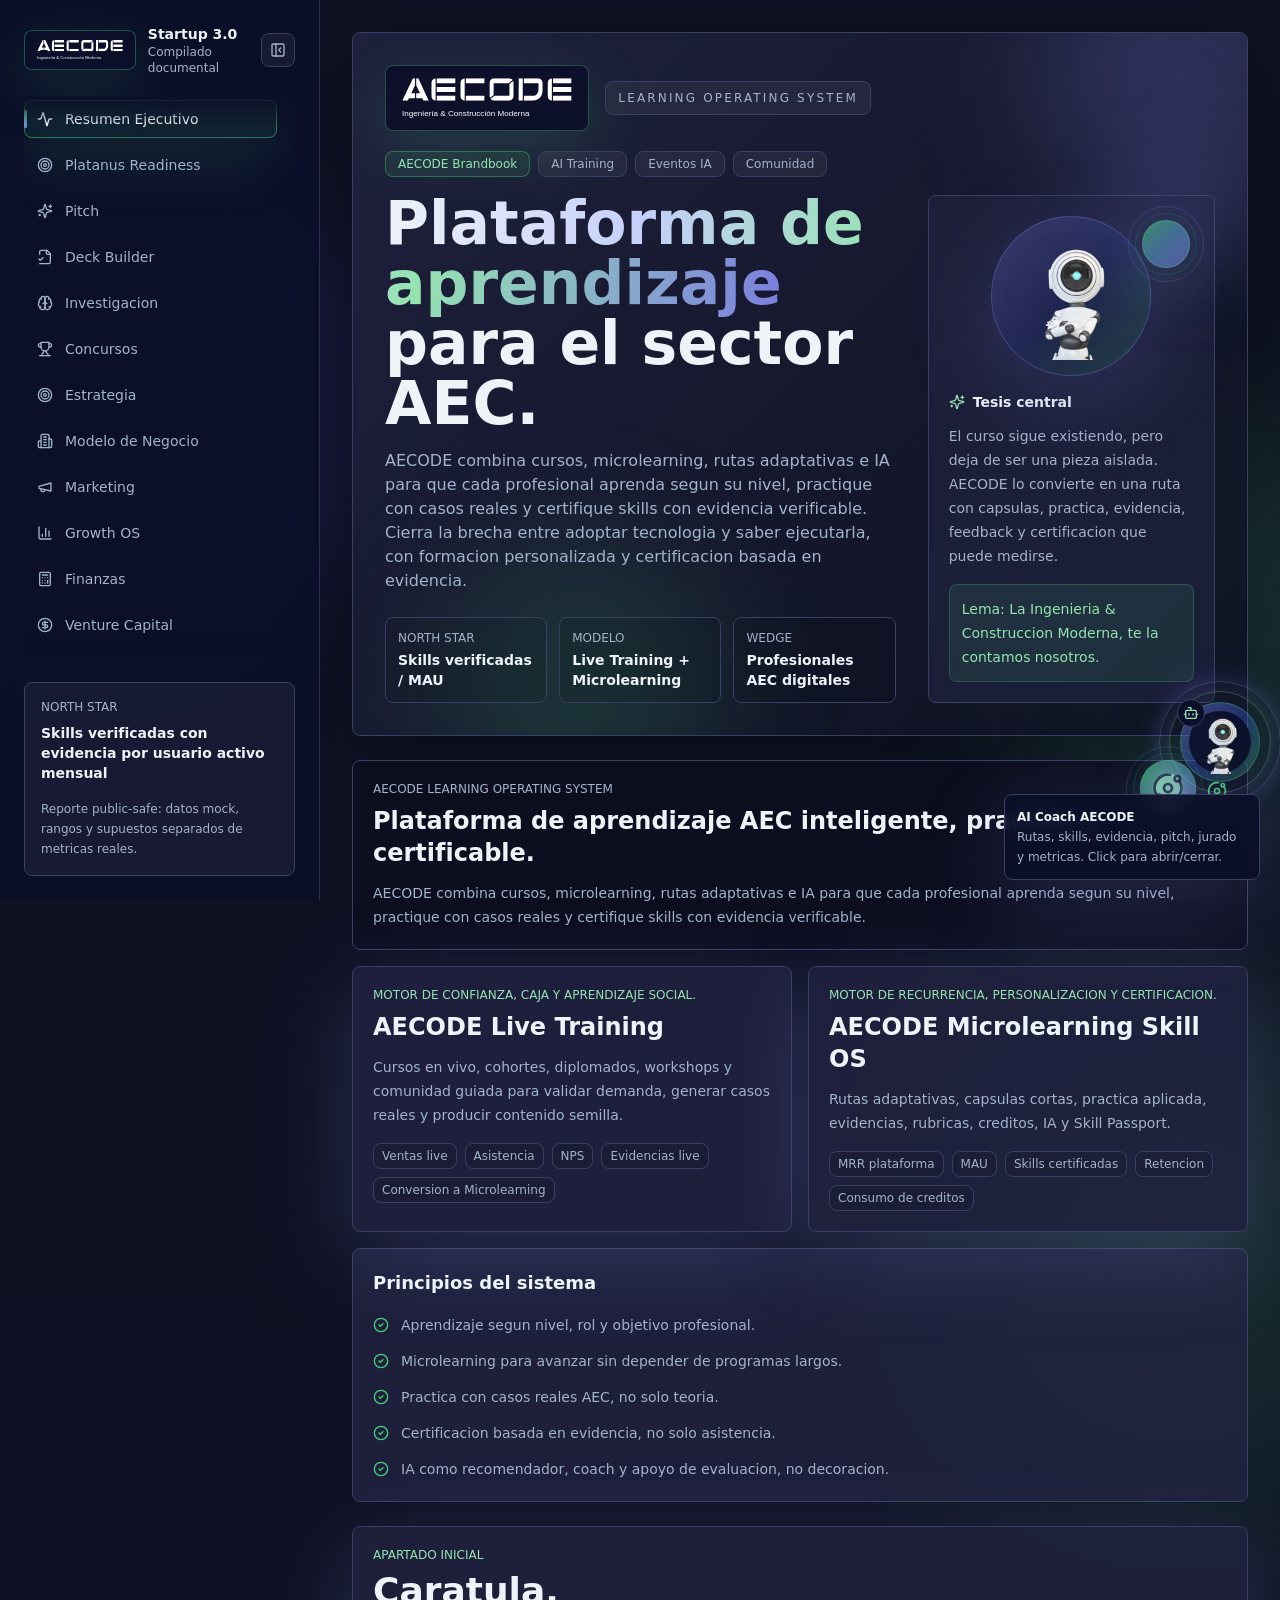
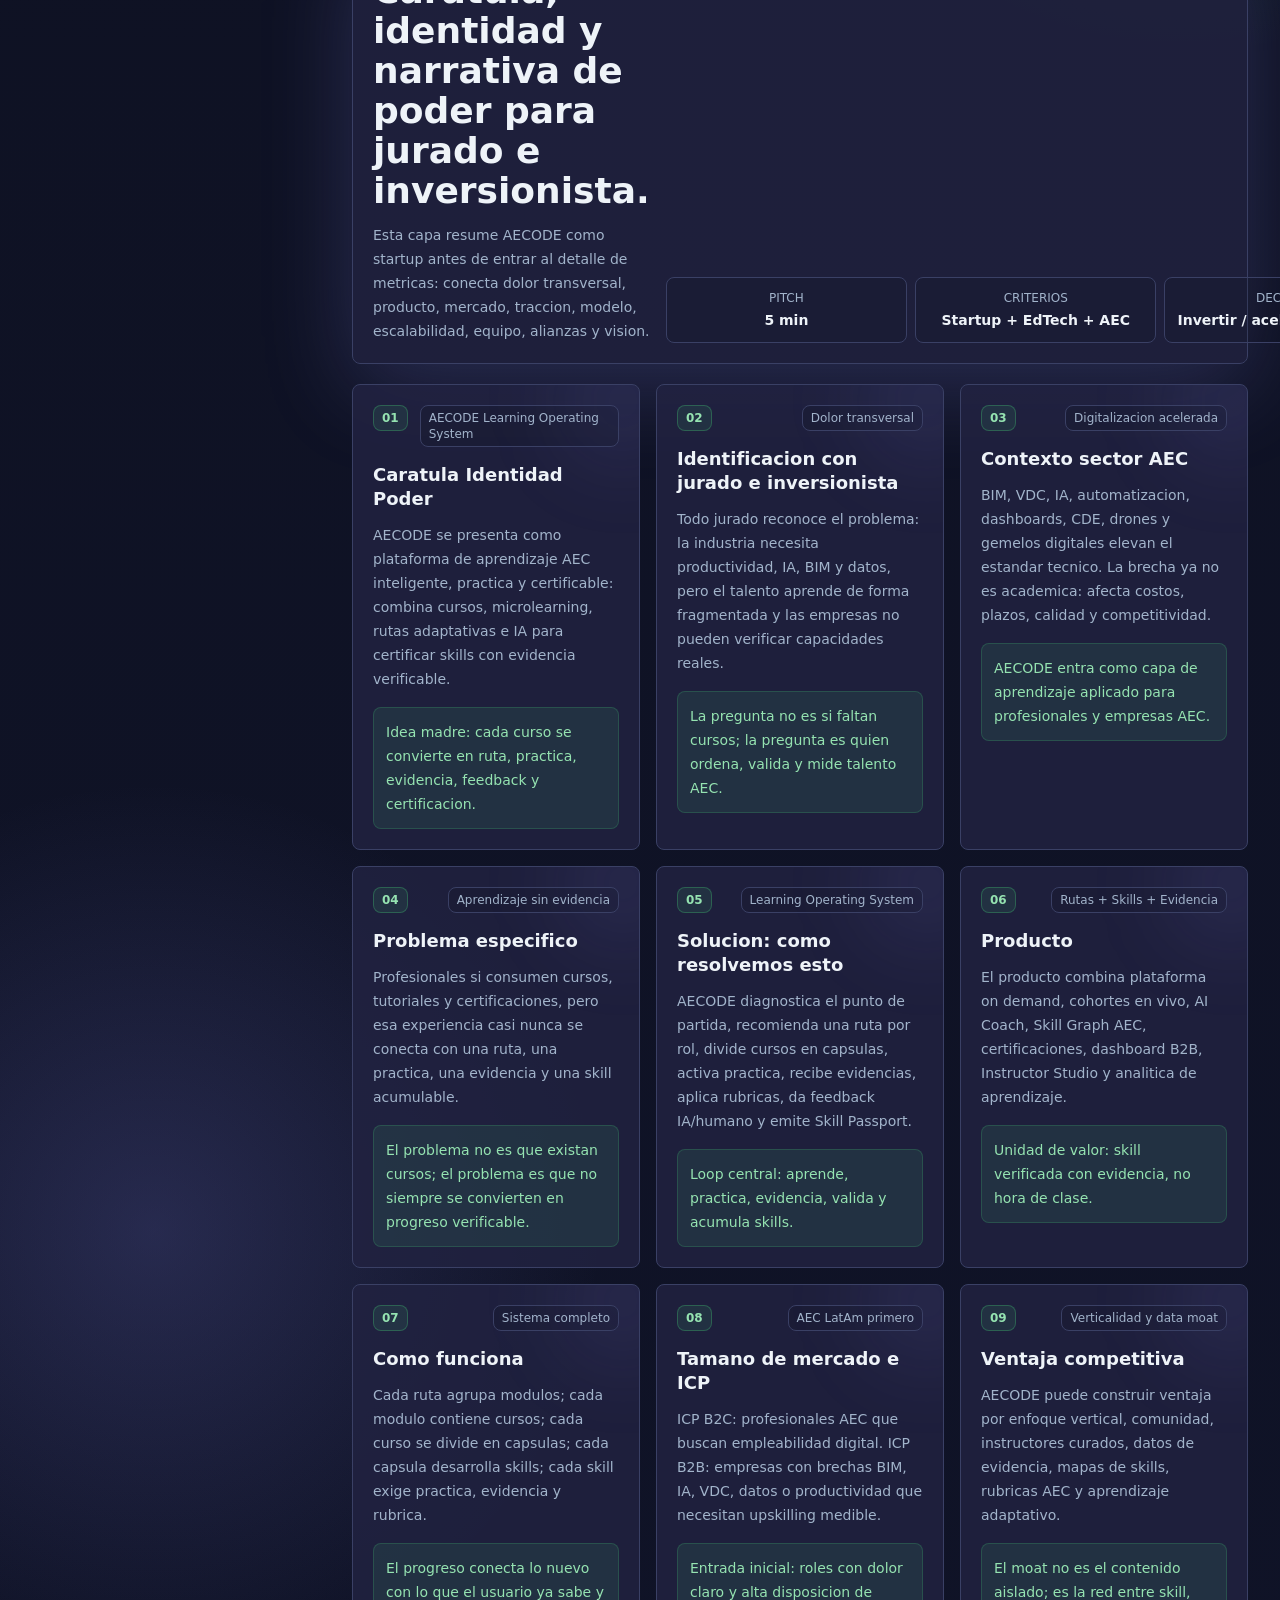
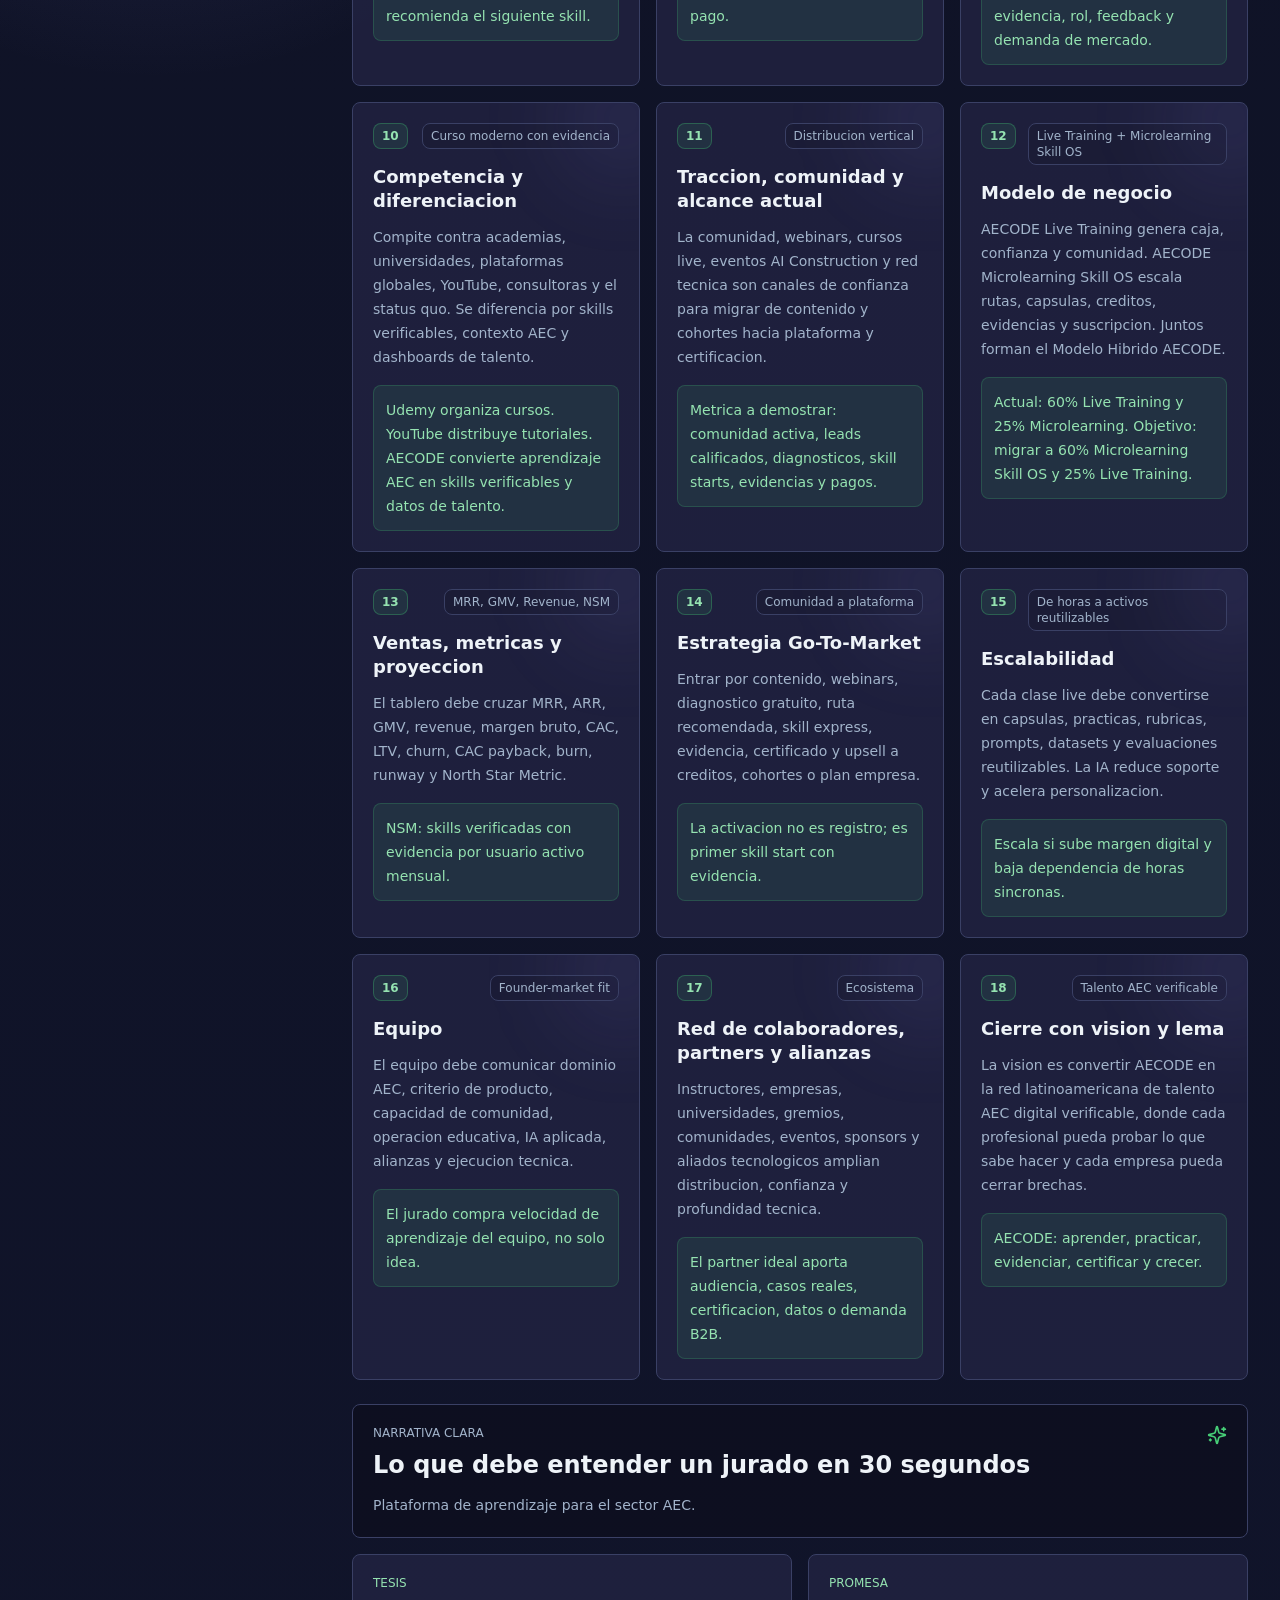
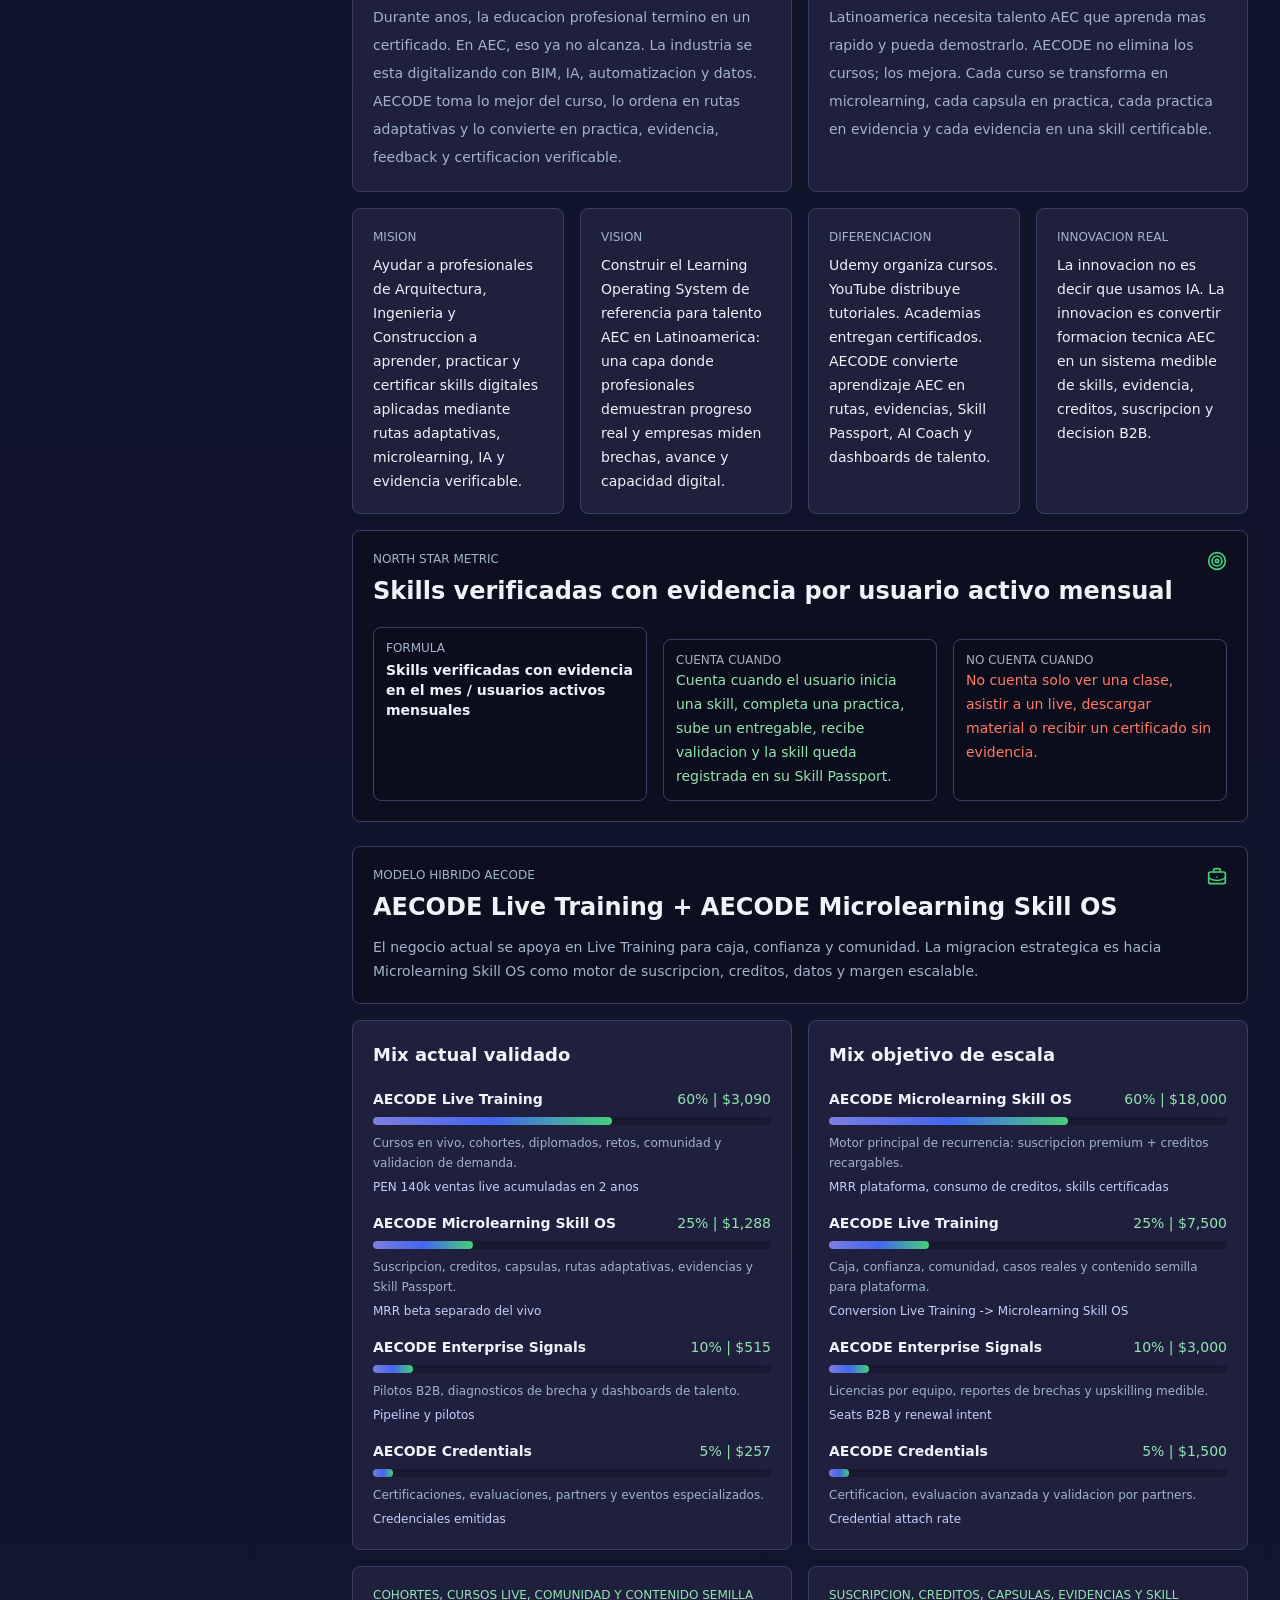
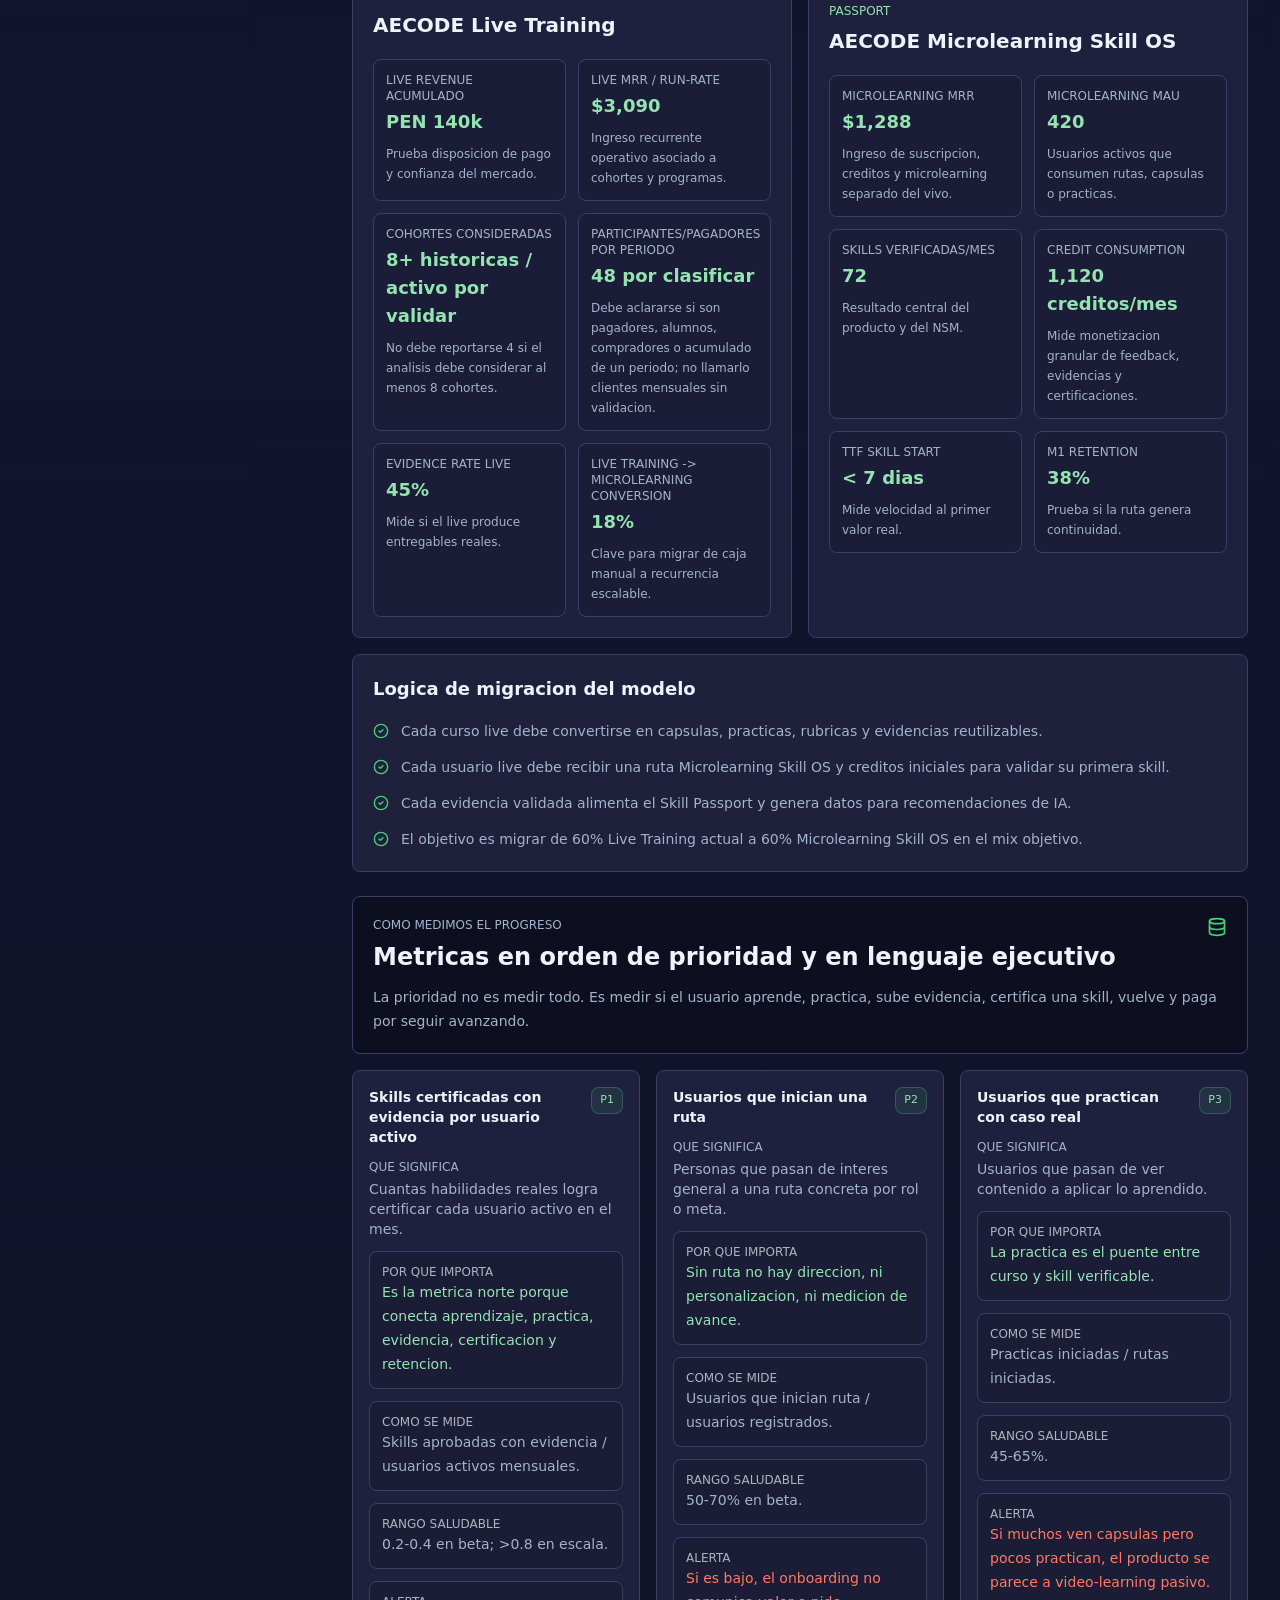
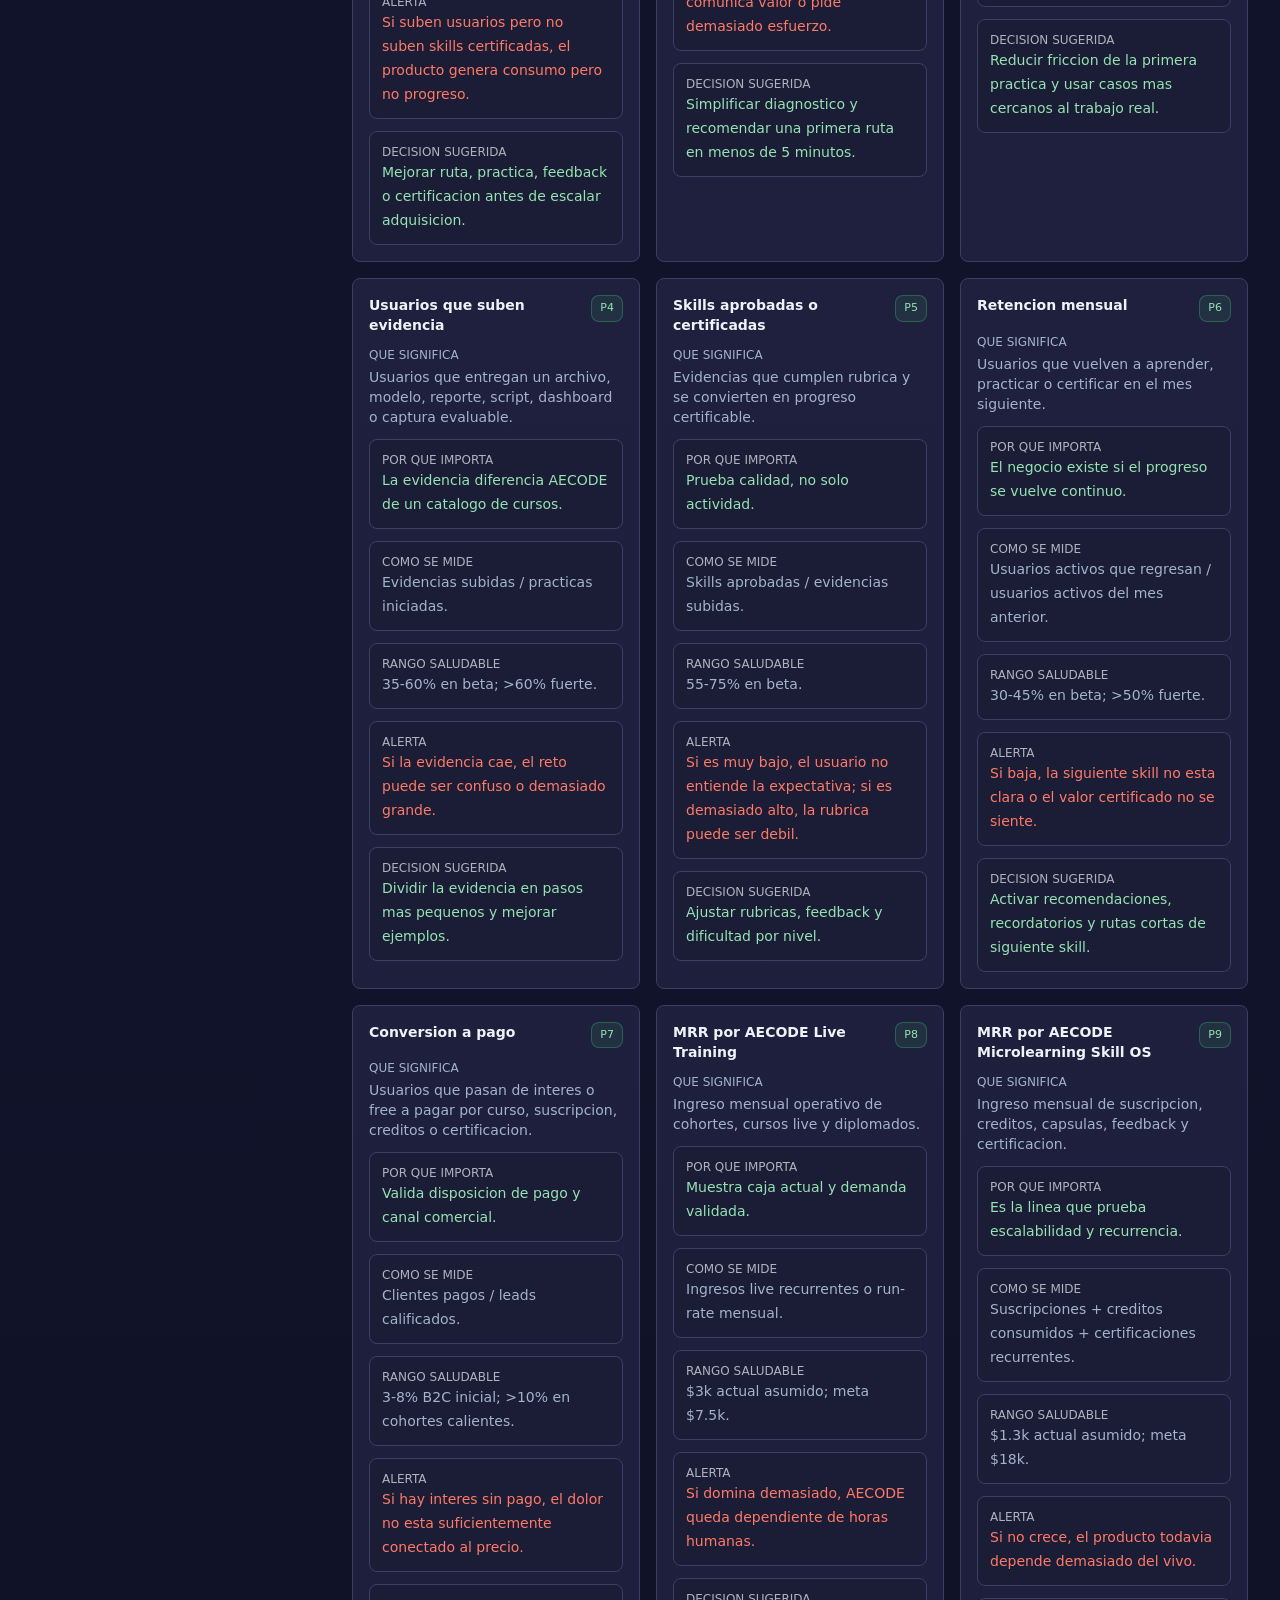
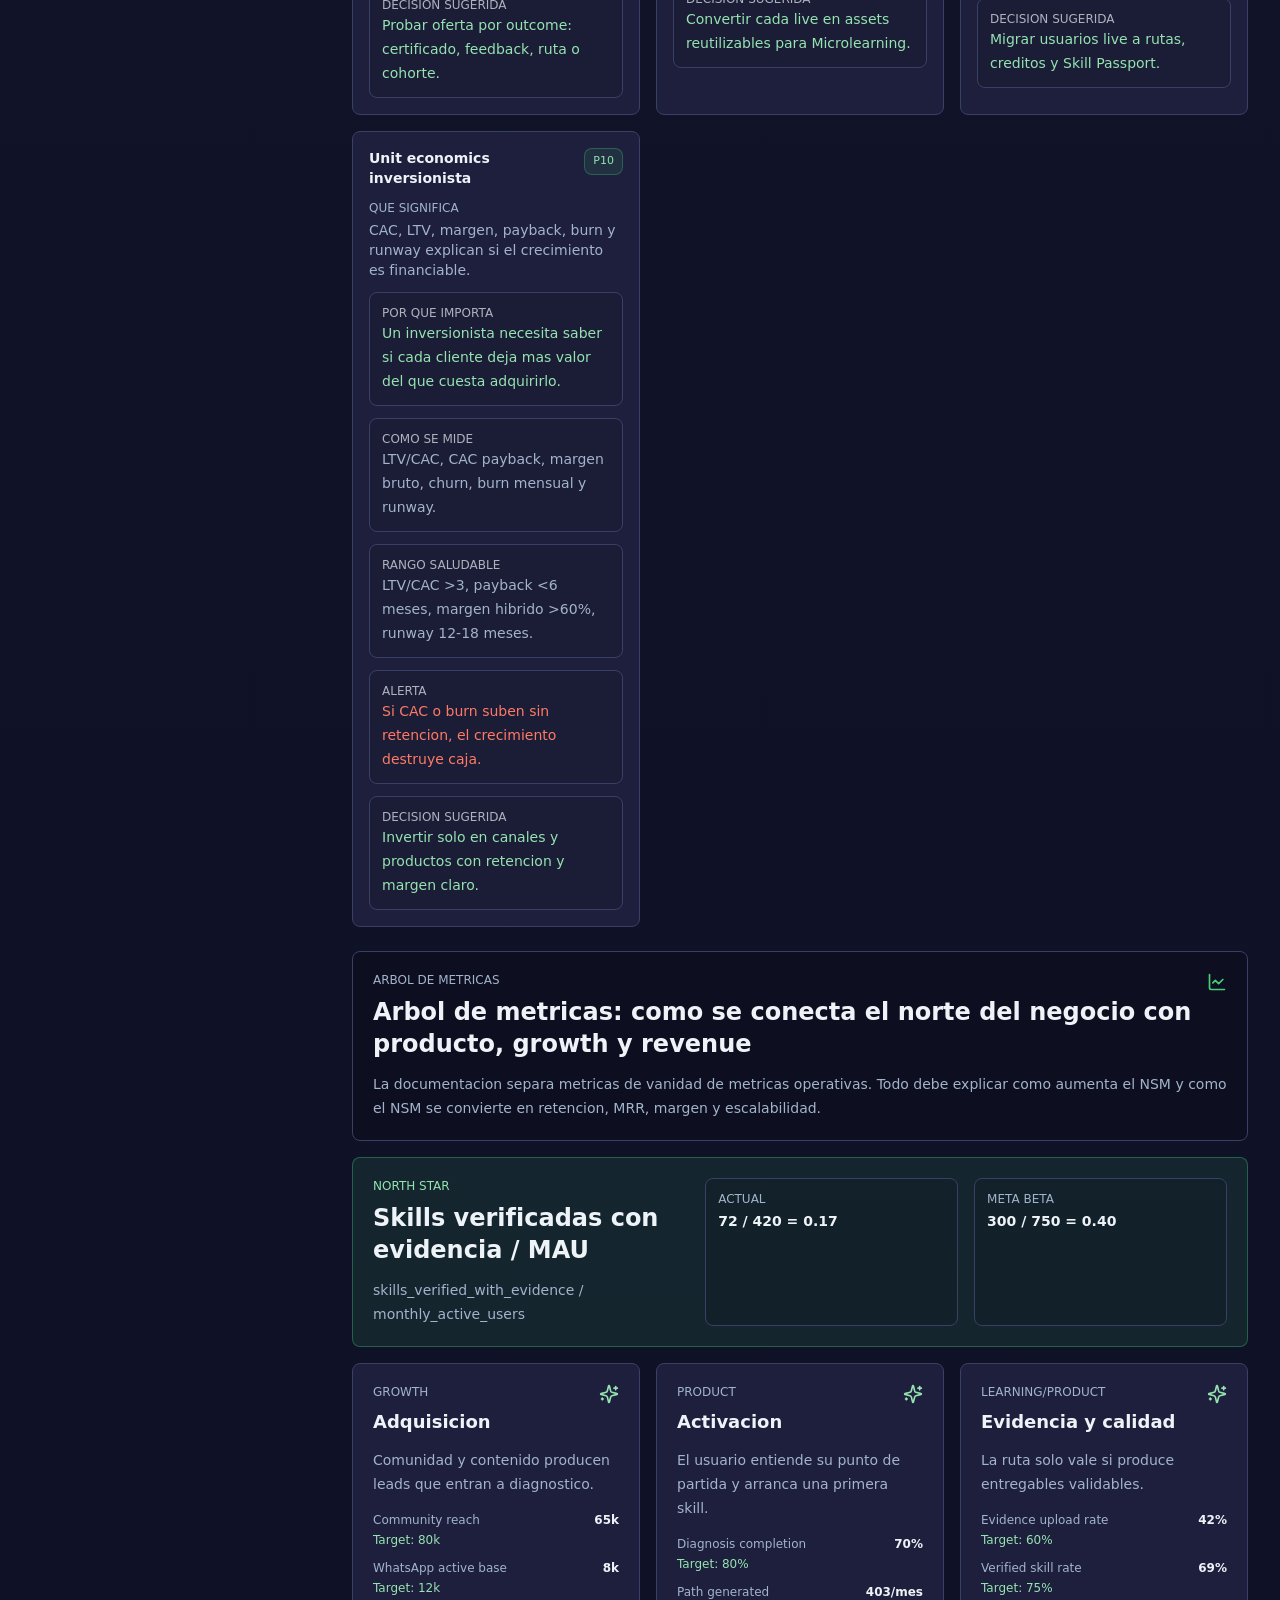
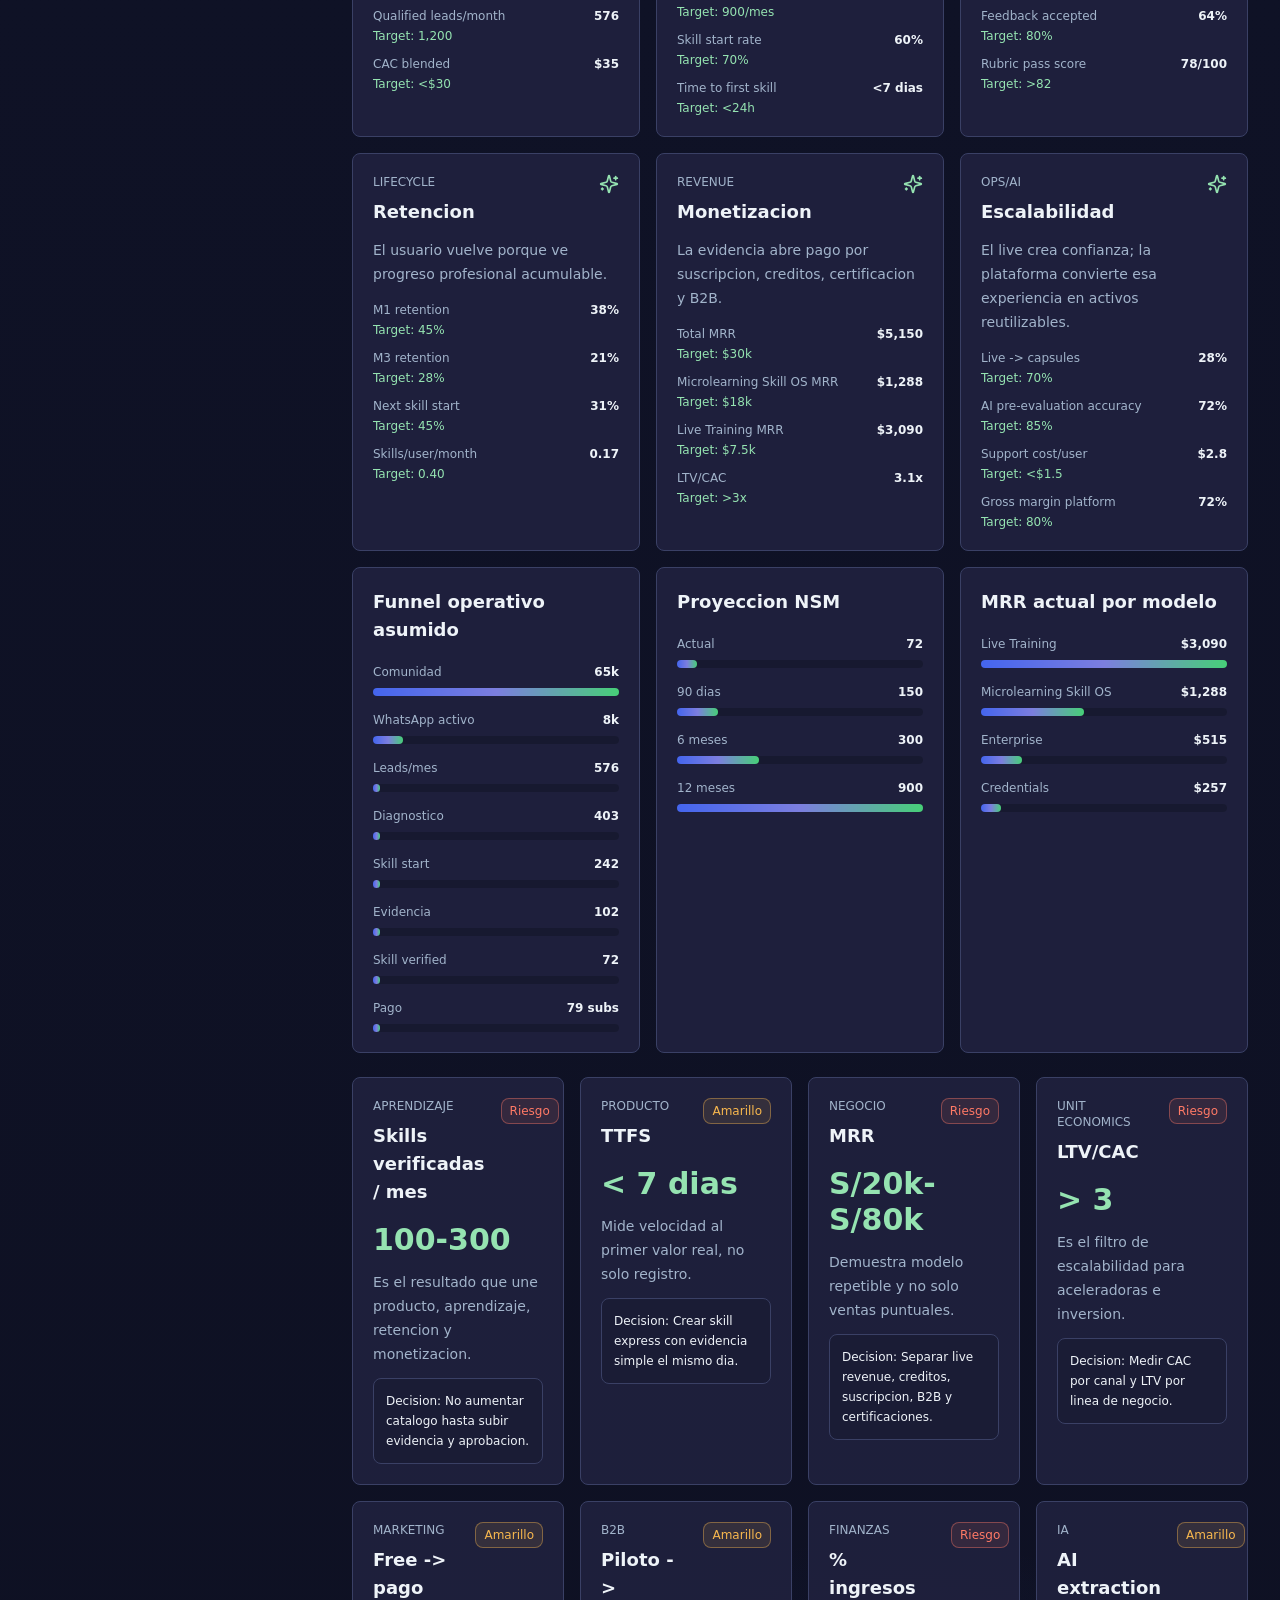
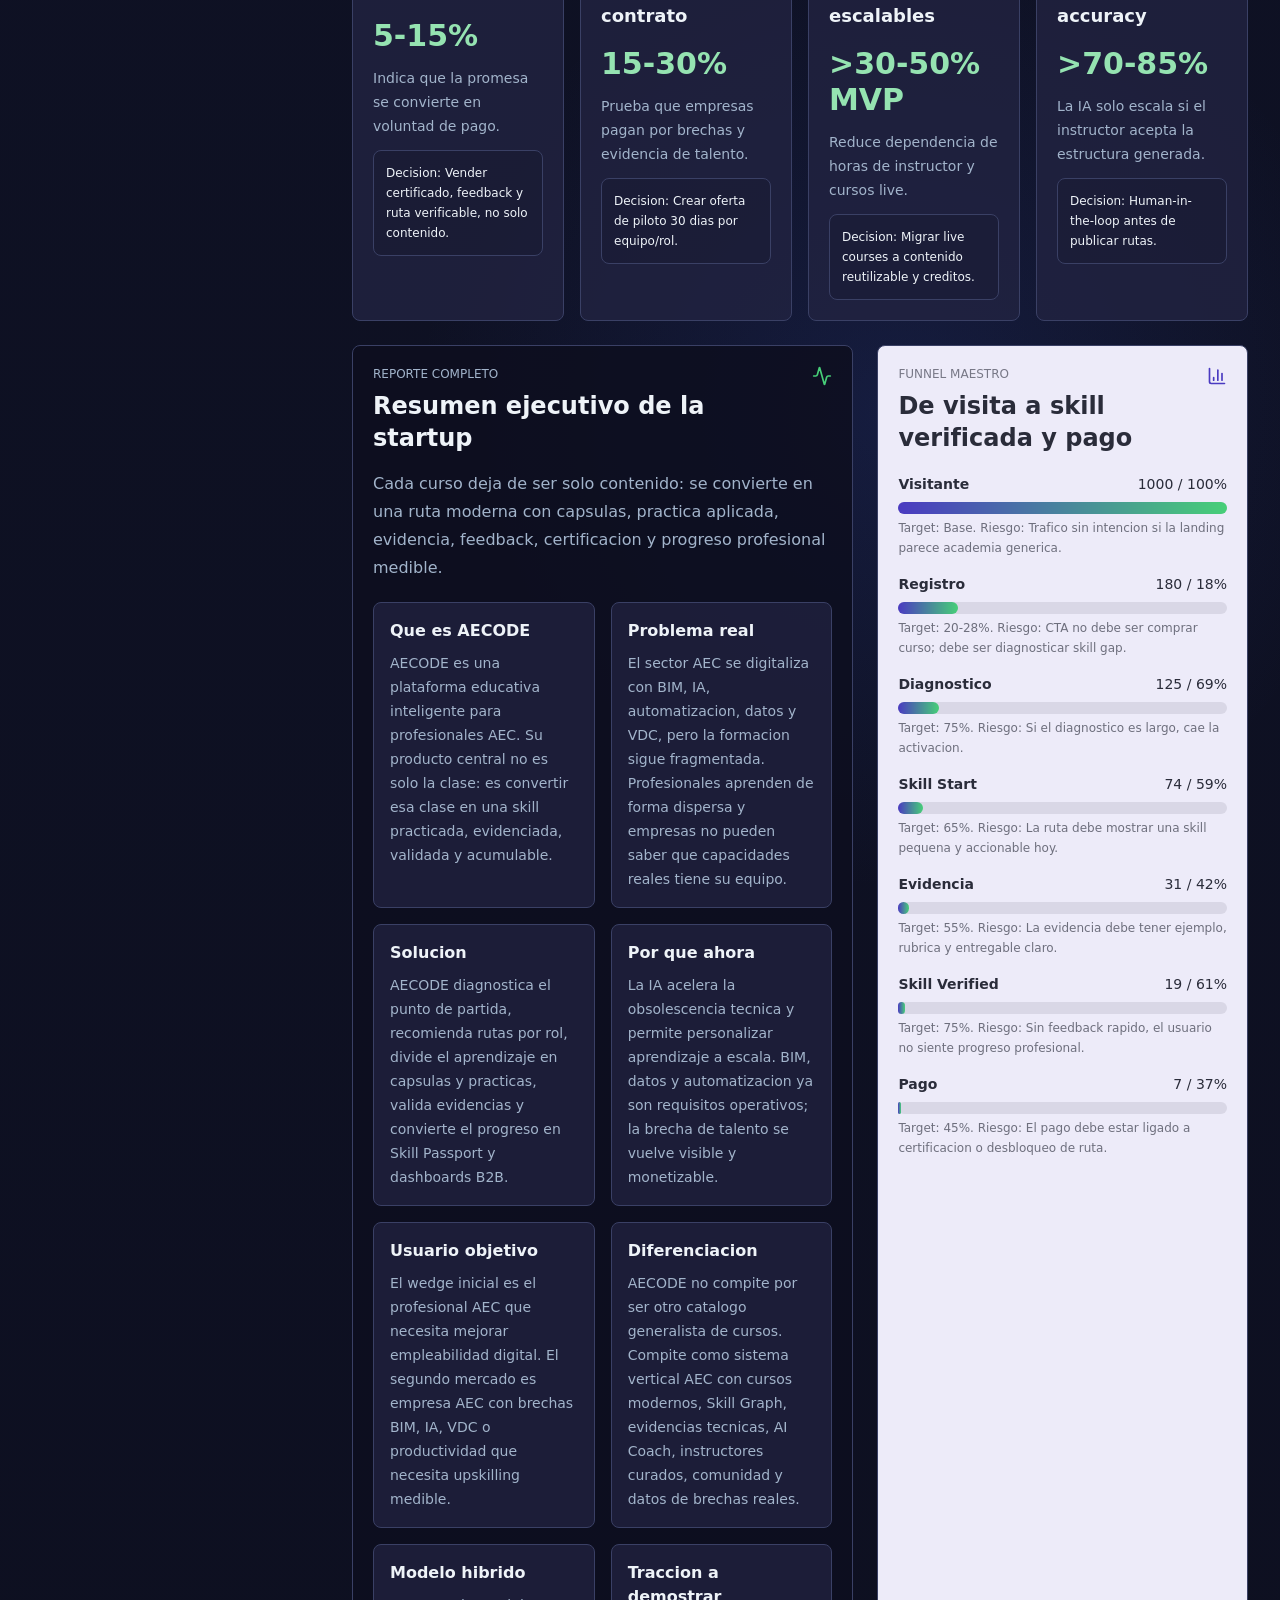
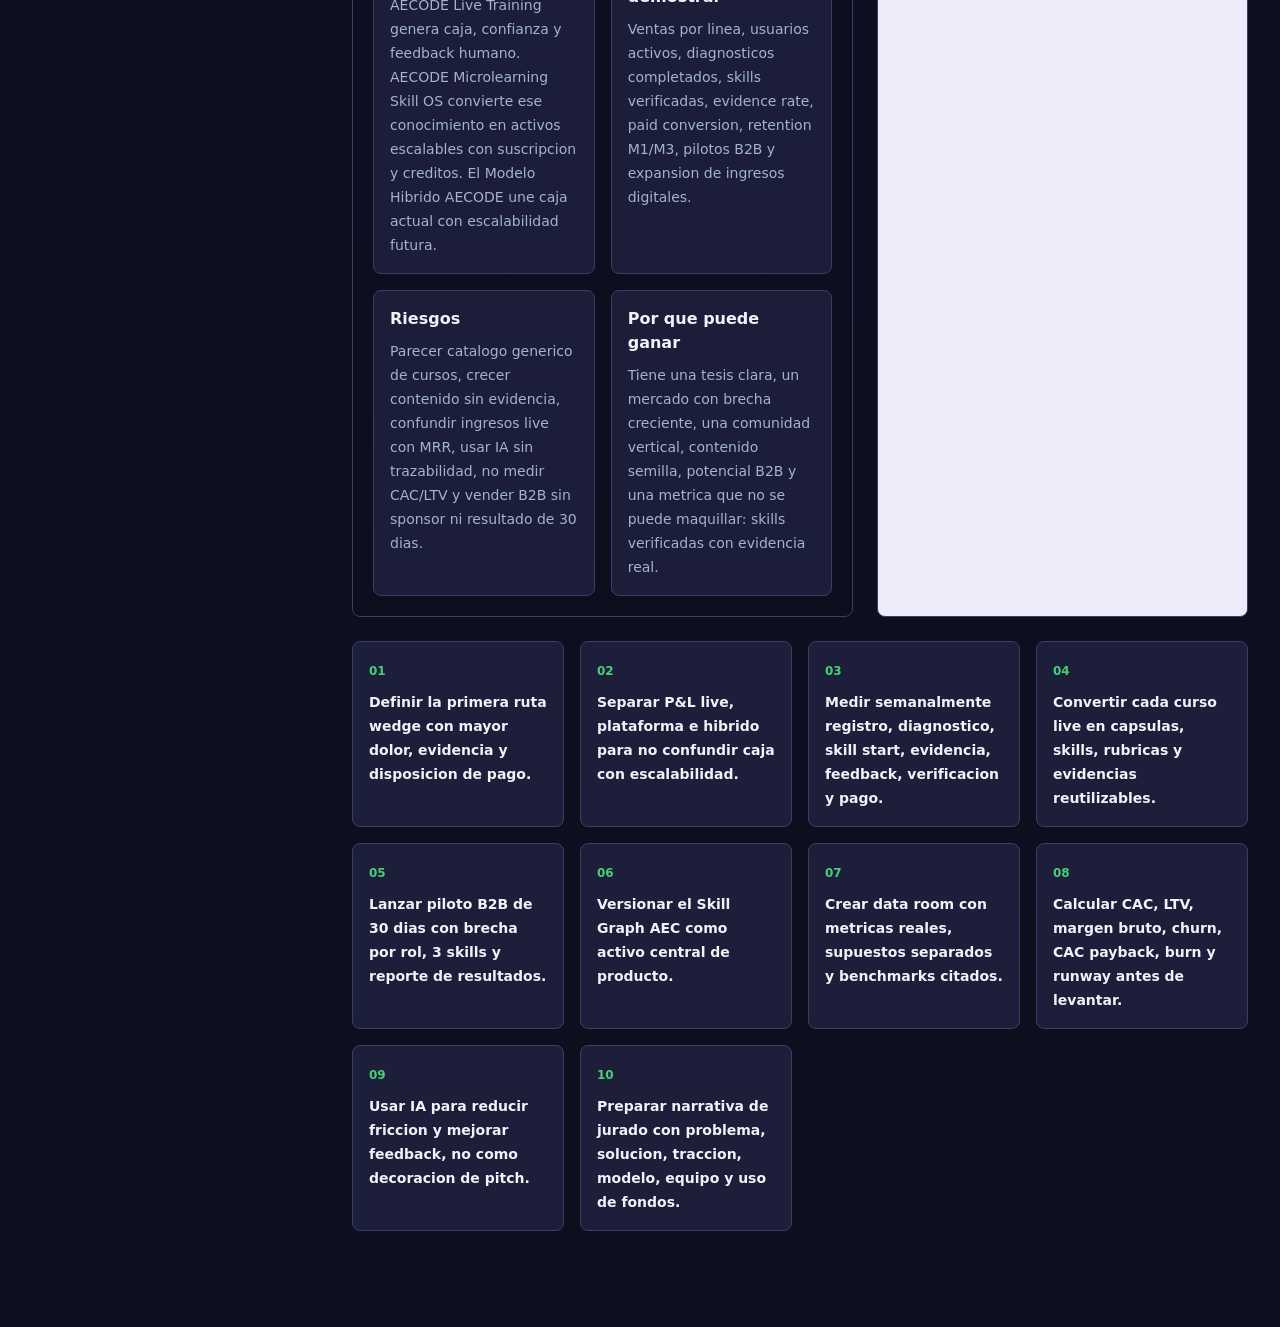
<file: index.html>
<!DOCTYPE html><html lang="es"><head><meta charSet="utf-8"/><meta name="viewport" content="width=device-width, initial-scale=1"/><link rel="preload" as="image" href="aecode-logo.svg"/><link rel="preload" as="image" href="aecodito.png"/><link rel="stylesheet" href="/_next/static/chunks/0moax8nz8uycx.css" data-precedence="next"/><link rel="preload" as="script" fetchPriority="low" href="/_next/static/chunks/0ht900cau6_ur.js"/><script src="/_next/static/chunks/0r8nt2o8muejo.js" async=""></script><script src="/_next/static/chunks/07lhk_q6pmm3r.js" async=""></script><script src="/_next/static/chunks/turbopack-05c8c~j12fn14.js" async=""></script><script src="/_next/static/chunks/0kx3u3u77v4~r.js" async=""></script><script src="/_next/static/chunks/05gcf~6ysp0eq.js" async=""></script><title>AECODE Startup Intelligence Report</title><meta name="description" content="Reporte maestro AECODE con branding, AECODITO, metricas, pitch, modelo hibrido, jurado, producto, finanzas y startup readiness."/><script src="/_next/static/chunks/03~yq9q893hmn.js" noModule=""></script></head><body><div hidden=""><!--$--><!--/$--></div><main class="min-h-screen overflow-hidden"><div class="brand-shell" aria-hidden="true"></div><button class="fixed left-4 top-4 z-50 hidden items-center gap-2 rounded-lg border border-aecode-border bg-aecode-nav/95 px-3 py-2 text-sm text-aecode-text shadow-glow backdrop-blur transition md:flex pointer-events-none -translate-x-4 opacity-0"><svg xmlns="http://www.w3.org/2000/svg" width="24" height="24" viewBox="0 0 24 24" fill="none" stroke="currentColor" stroke-width="2" stroke-linecap="round" stroke-linejoin="round" class="lucide lucide-panel-left-open h-4 w-4 text-aecode-mint"><rect width="18" height="18" x="3" y="3" rx="2"></rect><path d="M9 3v18"></path><path d="m14 9 3 3-3 3"></path></svg>Panel</button><aside class="fixed inset-x-0 top-0 z-40 border-b border-aecode-border/70 bg-aecode-nav/95 backdrop-blur transition-transform duration-500 md:inset-y-0 md:right-auto md:w-80 md:border-b-0 md:border-r md:translate-x-0"><div class="flex h-16 items-center justify-between px-4 md:h-full md:min-h-0 md:flex-col md:items-start md:gap-5 md:overflow-hidden md:px-6 md:py-6"><div class="flex w-full shrink-0 min-w-0 items-center justify-between gap-3"><div class="flex min-w-0 items-center gap-3"><div class="flex h-10 w-36 items-center rounded-lg border border-aecode-green/35 bg-[#0C0F29] px-3 shadow-mint"><img src="aecode-logo.svg" alt="AECODE" class="h-auto w-full"/></div><div><p class="text-sm font-semibold text-aecode-text">Startup 3.0</p><p class="text-xs text-aecode-muted">Compilado documental</p></div></div><button class="hidden rounded-lg border border-aecode-border bg-white/5 p-2 text-aecode-muted transition hover:border-aecode-violet/50 hover:text-aecode-text md:grid" aria-label="Ocultar panel"><svg xmlns="http://www.w3.org/2000/svg" width="24" height="24" viewBox="0 0 24 24" fill="none" stroke="currentColor" stroke-width="2" stroke-linecap="round" stroke-linejoin="round" class="lucide lucide-panel-left-close h-4 w-4"><rect width="18" height="18" x="3" y="3" rx="2"></rect><path d="M9 3v18"></path><path d="m16 15-3-3 3-3"></path></svg></button></div><div class="sidebar-scroll-fade hidden w-full min-h-0 flex-1 md:block"><nav class="sidebar-nav-scroll grid max-h-full w-full gap-2 overflow-y-auto py-1 pr-2"><button class="sidebar-nav-item flex items-center gap-3 rounded-lg border px-3 py-2 text-left text-sm transition is-active border-aecode-green/50 bg-aecode-green/10 text-aecode-text shadow-mint"><svg xmlns="http://www.w3.org/2000/svg" width="24" height="24" viewBox="0 0 24 24" fill="none" stroke="currentColor" stroke-width="2" stroke-linecap="round" stroke-linejoin="round" class="lucide lucide-activity h-4 w-4 shrink-0"><path d="M22 12h-2.48a2 2 0 0 0-1.93 1.46l-2.35 8.36a.25.25 0 0 1-.48 0L9.24 2.18a.25.25 0 0 0-.48 0l-2.35 8.36A2 2 0 0 1 4.49 12H2"></path></svg>Resumen Ejecutivo</button><button class="sidebar-nav-item flex items-center gap-3 rounded-lg border px-3 py-2 text-left text-sm transition border-transparent text-aecode-muted hover:border-aecode-border hover:bg-white/5 hover:text-aecode-text"><svg xmlns="http://www.w3.org/2000/svg" width="24" height="24" viewBox="0 0 24 24" fill="none" stroke="currentColor" stroke-width="2" stroke-linecap="round" stroke-linejoin="round" class="lucide lucide-target h-4 w-4 shrink-0"><circle cx="12" cy="12" r="10"></circle><circle cx="12" cy="12" r="6"></circle><circle cx="12" cy="12" r="2"></circle></svg>Platanus Readiness</button><button class="sidebar-nav-item flex items-center gap-3 rounded-lg border px-3 py-2 text-left text-sm transition border-transparent text-aecode-muted hover:border-aecode-border hover:bg-white/5 hover:text-aecode-text"><svg xmlns="http://www.w3.org/2000/svg" width="24" height="24" viewBox="0 0 24 24" fill="none" stroke="currentColor" stroke-width="2" stroke-linecap="round" stroke-linejoin="round" class="lucide lucide-sparkles h-4 w-4 shrink-0"><path d="M9.937 15.5A2 2 0 0 0 8.5 14.063l-6.135-1.582a.5.5 0 0 1 0-.962L8.5 9.936A2 2 0 0 0 9.937 8.5l1.582-6.135a.5.5 0 0 1 .963 0L14.063 8.5A2 2 0 0 0 15.5 9.937l6.135 1.581a.5.5 0 0 1 0 .964L15.5 14.063a2 2 0 0 0-1.437 1.437l-1.582 6.135a.5.5 0 0 1-.963 0z"></path><path d="M20 3v4"></path><path d="M22 5h-4"></path><path d="M4 17v2"></path><path d="M5 18H3"></path></svg>Pitch</button><button class="sidebar-nav-item flex items-center gap-3 rounded-lg border px-3 py-2 text-left text-sm transition border-transparent text-aecode-muted hover:border-aecode-border hover:bg-white/5 hover:text-aecode-text"><svg xmlns="http://www.w3.org/2000/svg" width="24" height="24" viewBox="0 0 24 24" fill="none" stroke="currentColor" stroke-width="2" stroke-linecap="round" stroke-linejoin="round" class="lucide lucide-file-check2 h-4 w-4 shrink-0"><path d="M4 22h14a2 2 0 0 0 2-2V7l-5-5H6a2 2 0 0 0-2 2v4"></path><path d="M14 2v4a2 2 0 0 0 2 2h4"></path><path d="m3 15 2 2 4-4"></path></svg>Deck Builder</button><button class="sidebar-nav-item flex items-center gap-3 rounded-lg border px-3 py-2 text-left text-sm transition border-transparent text-aecode-muted hover:border-aecode-border hover:bg-white/5 hover:text-aecode-text"><svg xmlns="http://www.w3.org/2000/svg" width="24" height="24" viewBox="0 0 24 24" fill="none" stroke="currentColor" stroke-width="2" stroke-linecap="round" stroke-linejoin="round" class="lucide lucide-brain h-4 w-4 shrink-0"><path d="M12 5a3 3 0 1 0-5.997.125 4 4 0 0 0-2.526 5.77 4 4 0 0 0 .556 6.588A4 4 0 1 0 12 18Z"></path><path d="M12 5a3 3 0 1 1 5.997.125 4 4 0 0 1 2.526 5.77 4 4 0 0 1-.556 6.588A4 4 0 1 1 12 18Z"></path><path d="M15 13a4.5 4.5 0 0 1-3-4 4.5 4.5 0 0 1-3 4"></path><path d="M17.599 6.5a3 3 0 0 0 .399-1.375"></path><path d="M6.003 5.125A3 3 0 0 0 6.401 6.5"></path><path d="M3.477 10.896a4 4 0 0 1 .585-.396"></path><path d="M19.938 10.5a4 4 0 0 1 .585.396"></path><path d="M6 18a4 4 0 0 1-1.967-.516"></path><path d="M19.967 17.484A4 4 0 0 1 18 18"></path></svg>Investigacion</button><button class="sidebar-nav-item flex items-center gap-3 rounded-lg border px-3 py-2 text-left text-sm transition border-transparent text-aecode-muted hover:border-aecode-border hover:bg-white/5 hover:text-aecode-text"><svg xmlns="http://www.w3.org/2000/svg" width="24" height="24" viewBox="0 0 24 24" fill="none" stroke="currentColor" stroke-width="2" stroke-linecap="round" stroke-linejoin="round" class="lucide lucide-trophy h-4 w-4 shrink-0"><path d="M6 9H4.5a2.5 2.5 0 0 1 0-5H6"></path><path d="M18 9h1.5a2.5 2.5 0 0 0 0-5H18"></path><path d="M4 22h16"></path><path d="M10 14.66V17c0 .55-.47.98-.97 1.21C7.85 18.75 7 20.24 7 22"></path><path d="M14 14.66V17c0 .55.47.98.97 1.21C16.15 18.75 17 20.24 17 22"></path><path d="M18 2H6v7a6 6 0 0 0 12 0V2Z"></path></svg>Concursos</button><button class="sidebar-nav-item flex items-center gap-3 rounded-lg border px-3 py-2 text-left text-sm transition border-transparent text-aecode-muted hover:border-aecode-border hover:bg-white/5 hover:text-aecode-text"><svg xmlns="http://www.w3.org/2000/svg" width="24" height="24" viewBox="0 0 24 24" fill="none" stroke="currentColor" stroke-width="2" stroke-linecap="round" stroke-linejoin="round" class="lucide lucide-target h-4 w-4 shrink-0"><circle cx="12" cy="12" r="10"></circle><circle cx="12" cy="12" r="6"></circle><circle cx="12" cy="12" r="2"></circle></svg>Estrategia</button><button class="sidebar-nav-item flex items-center gap-3 rounded-lg border px-3 py-2 text-left text-sm transition border-transparent text-aecode-muted hover:border-aecode-border hover:bg-white/5 hover:text-aecode-text"><svg xmlns="http://www.w3.org/2000/svg" width="24" height="24" viewBox="0 0 24 24" fill="none" stroke="currentColor" stroke-width="2" stroke-linecap="round" stroke-linejoin="round" class="lucide lucide-building2 h-4 w-4 shrink-0"><path d="M6 22V4a2 2 0 0 1 2-2h8a2 2 0 0 1 2 2v18Z"></path><path d="M6 12H4a2 2 0 0 0-2 2v6a2 2 0 0 0 2 2h2"></path><path d="M18 9h2a2 2 0 0 1 2 2v9a2 2 0 0 1-2 2h-2"></path><path d="M10 6h4"></path><path d="M10 10h4"></path><path d="M10 14h4"></path><path d="M10 18h4"></path></svg>Modelo de Negocio</button><button class="sidebar-nav-item flex items-center gap-3 rounded-lg border px-3 py-2 text-left text-sm transition border-transparent text-aecode-muted hover:border-aecode-border hover:bg-white/5 hover:text-aecode-text"><svg xmlns="http://www.w3.org/2000/svg" width="24" height="24" viewBox="0 0 24 24" fill="none" stroke="currentColor" stroke-width="2" stroke-linecap="round" stroke-linejoin="round" class="lucide lucide-megaphone h-4 w-4 shrink-0"><path d="m3 11 18-5v12L3 14v-3z"></path><path d="M11.6 16.8a3 3 0 1 1-5.8-1.6"></path></svg>Marketing</button><button class="sidebar-nav-item flex items-center gap-3 rounded-lg border px-3 py-2 text-left text-sm transition border-transparent text-aecode-muted hover:border-aecode-border hover:bg-white/5 hover:text-aecode-text"><svg xmlns="http://www.w3.org/2000/svg" width="24" height="24" viewBox="0 0 24 24" fill="none" stroke="currentColor" stroke-width="2" stroke-linecap="round" stroke-linejoin="round" class="lucide lucide-chart-column h-4 w-4 shrink-0"><path d="M3 3v16a2 2 0 0 0 2 2h16"></path><path d="M18 17V9"></path><path d="M13 17V5"></path><path d="M8 17v-3"></path></svg>Growth OS</button><button class="sidebar-nav-item flex items-center gap-3 rounded-lg border px-3 py-2 text-left text-sm transition border-transparent text-aecode-muted hover:border-aecode-border hover:bg-white/5 hover:text-aecode-text"><svg xmlns="http://www.w3.org/2000/svg" width="24" height="24" viewBox="0 0 24 24" fill="none" stroke="currentColor" stroke-width="2" stroke-linecap="round" stroke-linejoin="round" class="lucide lucide-calculator h-4 w-4 shrink-0"><rect width="16" height="20" x="4" y="2" rx="2"></rect><line x1="8" x2="16" y1="6" y2="6"></line><line x1="16" x2="16" y1="14" y2="18"></line><path d="M16 10h.01"></path><path d="M12 10h.01"></path><path d="M8 10h.01"></path><path d="M12 14h.01"></path><path d="M8 14h.01"></path><path d="M12 18h.01"></path><path d="M8 18h.01"></path></svg>Finanzas</button><button class="sidebar-nav-item flex items-center gap-3 rounded-lg border px-3 py-2 text-left text-sm transition border-transparent text-aecode-muted hover:border-aecode-border hover:bg-white/5 hover:text-aecode-text"><svg xmlns="http://www.w3.org/2000/svg" width="24" height="24" viewBox="0 0 24 24" fill="none" stroke="currentColor" stroke-width="2" stroke-linecap="round" stroke-linejoin="round" class="lucide lucide-circle-dollar-sign h-4 w-4 shrink-0"><circle cx="12" cy="12" r="10"></circle><path d="M16 8h-6a2 2 0 1 0 0 4h4a2 2 0 1 1 0 4H8"></path><path d="M12 18V6"></path></svg>Venture Capital</button><button class="sidebar-nav-item flex items-center gap-3 rounded-lg border px-3 py-2 text-left text-sm transition border-transparent text-aecode-muted hover:border-aecode-border hover:bg-white/5 hover:text-aecode-text"><svg xmlns="http://www.w3.org/2000/svg" width="24" height="24" viewBox="0 0 24 24" fill="none" stroke="currentColor" stroke-width="2" stroke-linecap="round" stroke-linejoin="round" class="lucide lucide-shield-alert h-4 w-4 shrink-0"><path d="M20 13c0 5-3.5 7.5-7.66 8.95a1 1 0 0 1-.67-.01C7.5 20.5 4 18 4 13V6a1 1 0 0 1 1-1c2 0 4.5-1.2 6.24-2.72a1.17 1.17 0 0 1 1.52 0C14.51 3.81 17 5 19 5a1 1 0 0 1 1 1z"></path><path d="M12 8v4"></path><path d="M12 16h.01"></path></svg>Legal</button><button class="sidebar-nav-item flex items-center gap-3 rounded-lg border px-3 py-2 text-left text-sm transition border-transparent text-aecode-muted hover:border-aecode-border hover:bg-white/5 hover:text-aecode-text"><svg xmlns="http://www.w3.org/2000/svg" width="24" height="24" viewBox="0 0 24 24" fill="none" stroke="currentColor" stroke-width="2" stroke-linecap="round" stroke-linejoin="round" class="lucide lucide-workflow h-4 w-4 shrink-0"><rect width="8" height="8" x="3" y="3" rx="2"></rect><path d="M7 11v4a2 2 0 0 0 2 2h4"></path><rect width="8" height="8" x="13" y="13" rx="2"></rect></svg>Producto</button><button class="sidebar-nav-item flex items-center gap-3 rounded-lg border px-3 py-2 text-left text-sm transition border-transparent text-aecode-muted hover:border-aecode-border hover:bg-white/5 hover:text-aecode-text"><svg xmlns="http://www.w3.org/2000/svg" width="24" height="24" viewBox="0 0 24 24" fill="none" stroke="currentColor" stroke-width="2" stroke-linecap="round" stroke-linejoin="round" class="lucide lucide-trending-up h-4 w-4 shrink-0"><polyline points="22 7 13.5 15.5 8.5 10.5 2 17"></polyline><polyline points="16 7 22 7 22 13"></polyline></svg>Mercado</button><button class="sidebar-nav-item flex items-center gap-3 rounded-lg border px-3 py-2 text-left text-sm transition border-transparent text-aecode-muted hover:border-aecode-border hover:bg-white/5 hover:text-aecode-text"><svg xmlns="http://www.w3.org/2000/svg" width="24" height="24" viewBox="0 0 24 24" fill="none" stroke="currentColor" stroke-width="2" stroke-linecap="round" stroke-linejoin="round" class="lucide lucide-rocket h-4 w-4 shrink-0"><path d="M4.5 16.5c-1.5 1.26-2 5-2 5s3.74-.5 5-2c.71-.84.7-2.13-.09-2.91a2.18 2.18 0 0 0-2.91-.09z"></path><path d="m12 15-3-3a22 22 0 0 1 2-3.95A12.88 12.88 0 0 1 22 2c0 2.72-.78 7.5-6 11a22.35 22.35 0 0 1-4 2z"></path><path d="M9 12H4s.55-3.03 2-4c1.62-1.08 5 0 5 0"></path><path d="M12 15v5s3.03-.55 4-2c1.08-1.62 0-5 0-5"></path></svg>Roadmap</button><button class="sidebar-nav-item flex items-center gap-3 rounded-lg border px-3 py-2 text-left text-sm transition border-transparent text-aecode-muted hover:border-aecode-border hover:bg-white/5 hover:text-aecode-text"><svg xmlns="http://www.w3.org/2000/svg" width="24" height="24" viewBox="0 0 24 24" fill="none" stroke="currentColor" stroke-width="2" stroke-linecap="round" stroke-linejoin="round" class="lucide lucide-chart-column h-4 w-4 shrink-0"><path d="M3 3v16a2 2 0 0 0 2 2h16"></path><path d="M18 17V9"></path><path d="M13 17V5"></path><path d="M8 17v-3"></path></svg>MVP Metrics OS</button><button class="sidebar-nav-item flex items-center gap-3 rounded-lg border px-3 py-2 text-left text-sm transition border-transparent text-aecode-muted hover:border-aecode-border hover:bg-white/5 hover:text-aecode-text"><svg xmlns="http://www.w3.org/2000/svg" width="24" height="24" viewBox="0 0 24 24" fill="none" stroke="currentColor" stroke-width="2" stroke-linecap="round" stroke-linejoin="round" class="lucide lucide-layers h-4 w-4 shrink-0"><path d="M12.83 2.18a2 2 0 0 0-1.66 0L2.6 6.08a1 1 0 0 0 0 1.83l8.58 3.91a2 2 0 0 0 1.66 0l8.58-3.9a1 1 0 0 0 0-1.83z"></path><path d="M2 12a1 1 0 0 0 .58.91l8.6 3.91a2 2 0 0 0 1.65 0l8.58-3.9A1 1 0 0 0 22 12"></path><path d="M2 17a1 1 0 0 0 .58.91l8.6 3.91a2 2 0 0 0 1.65 0l8.58-3.9A1 1 0 0 0 22 17"></path></svg>Flashcards</button><button class="sidebar-nav-item flex items-center gap-3 rounded-lg border px-3 py-2 text-left text-sm transition border-transparent text-aecode-muted hover:border-aecode-border hover:bg-white/5 hover:text-aecode-text"><svg xmlns="http://www.w3.org/2000/svg" width="24" height="24" viewBox="0 0 24 24" fill="none" stroke="currentColor" stroke-width="2" stroke-linecap="round" stroke-linejoin="round" class="lucide lucide-badge-check h-4 w-4 shrink-0"><path d="M3.85 8.62a4 4 0 0 1 4.78-4.77 4 4 0 0 1 6.74 0 4 4 0 0 1 4.78 4.78 4 4 0 0 1 0 6.74 4 4 0 0 1-4.77 4.78 4 4 0 0 1-6.75 0 4 4 0 0 1-4.78-4.77 4 4 0 0 1 0-6.76Z"></path><path d="m9 12 2 2 4-4"></path></svg>Preguntas Tipicas</button><button class="sidebar-nav-item flex items-center gap-3 rounded-lg border px-3 py-2 text-left text-sm transition border-transparent text-aecode-muted hover:border-aecode-border hover:bg-white/5 hover:text-aecode-text"><svg xmlns="http://www.w3.org/2000/svg" width="24" height="24" viewBox="0 0 24 24" fill="none" stroke="currentColor" stroke-width="2" stroke-linecap="round" stroke-linejoin="round" class="lucide lucide-shield-alert h-4 w-4 shrink-0"><path d="M20 13c0 5-3.5 7.5-7.66 8.95a1 1 0 0 1-.67-.01C7.5 20.5 4 18 4 13V6a1 1 0 0 1 1-1c2 0 4.5-1.2 6.24-2.72a1.17 1.17 0 0 1 1.52 0C14.51 3.81 17 5 19 5a1 1 0 0 1 1 1z"></path><path d="M12 8v4"></path><path d="M12 16h.01"></path></svg>Evaluacion del Jurado</button><button class="sidebar-nav-item flex items-center gap-3 rounded-lg border px-3 py-2 text-left text-sm transition border-transparent text-aecode-muted hover:border-aecode-border hover:bg-white/5 hover:text-aecode-text"><svg xmlns="http://www.w3.org/2000/svg" width="24" height="24" viewBox="0 0 24 24" fill="none" stroke="currentColor" stroke-width="2" stroke-linecap="round" stroke-linejoin="round" class="lucide lucide-book-open h-4 w-4 shrink-0"><path d="M12 7v14"></path><path d="M3 18a1 1 0 0 1-1-1V4a1 1 0 0 1 1-1h5a4 4 0 0 1 4 4 4 4 0 0 1 4-4h5a1 1 0 0 1 1 1v13a1 1 0 0 1-1 1h-6a3 3 0 0 0-3 3 3 3 0 0 0-3-3z"></path></svg>Glosario</button></nav></div><div class="hidden shrink-0 rounded-lg border border-aecode-border bg-white/5 p-4 md:block"><p class="text-xs uppercase text-aecode-muted">North Star</p><p class="mt-2 text-sm font-semibold leading-5 text-aecode-text">Skills verificadas con evidencia por usuario activo mensual</p><p class="mt-4 text-xs leading-5 text-aecode-muted">Reporte public-safe: datos mock, rangos y supuestos separados de metricas reales.</p></div></div><div class="mobile-tab-scroll metric-scroll flex gap-2 overflow-x-auto px-4 pb-3 md:hidden"><button class="flex min-w-fit items-center gap-2 rounded-lg border px-3 py-2 text-xs border-aecode-green/50 bg-aecode-green/10 text-aecode-text"><svg xmlns="http://www.w3.org/2000/svg" width="24" height="24" viewBox="0 0 24 24" fill="none" stroke="currentColor" stroke-width="2" stroke-linecap="round" stroke-linejoin="round" class="lucide lucide-activity h-4 w-4"><path d="M22 12h-2.48a2 2 0 0 0-1.93 1.46l-2.35 8.36a.25.25 0 0 1-.48 0L9.24 2.18a.25.25 0 0 0-.48 0l-2.35 8.36A2 2 0 0 1 4.49 12H2"></path></svg>Resumen Ejecutivo</button><button class="flex min-w-fit items-center gap-2 rounded-lg border px-3 py-2 text-xs border-aecode-border text-aecode-muted"><svg xmlns="http://www.w3.org/2000/svg" width="24" height="24" viewBox="0 0 24 24" fill="none" stroke="currentColor" stroke-width="2" stroke-linecap="round" stroke-linejoin="round" class="lucide lucide-target h-4 w-4"><circle cx="12" cy="12" r="10"></circle><circle cx="12" cy="12" r="6"></circle><circle cx="12" cy="12" r="2"></circle></svg>Platanus Readiness</button><button class="flex min-w-fit items-center gap-2 rounded-lg border px-3 py-2 text-xs border-aecode-border text-aecode-muted"><svg xmlns="http://www.w3.org/2000/svg" width="24" height="24" viewBox="0 0 24 24" fill="none" stroke="currentColor" stroke-width="2" stroke-linecap="round" stroke-linejoin="round" class="lucide lucide-sparkles h-4 w-4"><path d="M9.937 15.5A2 2 0 0 0 8.5 14.063l-6.135-1.582a.5.5 0 0 1 0-.962L8.5 9.936A2 2 0 0 0 9.937 8.5l1.582-6.135a.5.5 0 0 1 .963 0L14.063 8.5A2 2 0 0 0 15.5 9.937l6.135 1.581a.5.5 0 0 1 0 .964L15.5 14.063a2 2 0 0 0-1.437 1.437l-1.582 6.135a.5.5 0 0 1-.963 0z"></path><path d="M20 3v4"></path><path d="M22 5h-4"></path><path d="M4 17v2"></path><path d="M5 18H3"></path></svg>Pitch</button><button class="flex min-w-fit items-center gap-2 rounded-lg border px-3 py-2 text-xs border-aecode-border text-aecode-muted"><svg xmlns="http://www.w3.org/2000/svg" width="24" height="24" viewBox="0 0 24 24" fill="none" stroke="currentColor" stroke-width="2" stroke-linecap="round" stroke-linejoin="round" class="lucide lucide-file-check2 h-4 w-4"><path d="M4 22h14a2 2 0 0 0 2-2V7l-5-5H6a2 2 0 0 0-2 2v4"></path><path d="M14 2v4a2 2 0 0 0 2 2h4"></path><path d="m3 15 2 2 4-4"></path></svg>Deck Builder</button><button class="flex min-w-fit items-center gap-2 rounded-lg border px-3 py-2 text-xs border-aecode-border text-aecode-muted"><svg xmlns="http://www.w3.org/2000/svg" width="24" height="24" viewBox="0 0 24 24" fill="none" stroke="currentColor" stroke-width="2" stroke-linecap="round" stroke-linejoin="round" class="lucide lucide-brain h-4 w-4"><path d="M12 5a3 3 0 1 0-5.997.125 4 4 0 0 0-2.526 5.77 4 4 0 0 0 .556 6.588A4 4 0 1 0 12 18Z"></path><path d="M12 5a3 3 0 1 1 5.997.125 4 4 0 0 1 2.526 5.77 4 4 0 0 1-.556 6.588A4 4 0 1 1 12 18Z"></path><path d="M15 13a4.5 4.5 0 0 1-3-4 4.5 4.5 0 0 1-3 4"></path><path d="M17.599 6.5a3 3 0 0 0 .399-1.375"></path><path d="M6.003 5.125A3 3 0 0 0 6.401 6.5"></path><path d="M3.477 10.896a4 4 0 0 1 .585-.396"></path><path d="M19.938 10.5a4 4 0 0 1 .585.396"></path><path d="M6 18a4 4 0 0 1-1.967-.516"></path><path d="M19.967 17.484A4 4 0 0 1 18 18"></path></svg>Investigacion</button><button class="flex min-w-fit items-center gap-2 rounded-lg border px-3 py-2 text-xs border-aecode-border text-aecode-muted"><svg xmlns="http://www.w3.org/2000/svg" width="24" height="24" viewBox="0 0 24 24" fill="none" stroke="currentColor" stroke-width="2" stroke-linecap="round" stroke-linejoin="round" class="lucide lucide-trophy h-4 w-4"><path d="M6 9H4.5a2.5 2.5 0 0 1 0-5H6"></path><path d="M18 9h1.5a2.5 2.5 0 0 0 0-5H18"></path><path d="M4 22h16"></path><path d="M10 14.66V17c0 .55-.47.98-.97 1.21C7.85 18.75 7 20.24 7 22"></path><path d="M14 14.66V17c0 .55.47.98.97 1.21C16.15 18.75 17 20.24 17 22"></path><path d="M18 2H6v7a6 6 0 0 0 12 0V2Z"></path></svg>Concursos</button><button class="flex min-w-fit items-center gap-2 rounded-lg border px-3 py-2 text-xs border-aecode-border text-aecode-muted"><svg xmlns="http://www.w3.org/2000/svg" width="24" height="24" viewBox="0 0 24 24" fill="none" stroke="currentColor" stroke-width="2" stroke-linecap="round" stroke-linejoin="round" class="lucide lucide-target h-4 w-4"><circle cx="12" cy="12" r="10"></circle><circle cx="12" cy="12" r="6"></circle><circle cx="12" cy="12" r="2"></circle></svg>Estrategia</button><button class="flex min-w-fit items-center gap-2 rounded-lg border px-3 py-2 text-xs border-aecode-border text-aecode-muted"><svg xmlns="http://www.w3.org/2000/svg" width="24" height="24" viewBox="0 0 24 24" fill="none" stroke="currentColor" stroke-width="2" stroke-linecap="round" stroke-linejoin="round" class="lucide lucide-building2 h-4 w-4"><path d="M6 22V4a2 2 0 0 1 2-2h8a2 2 0 0 1 2 2v18Z"></path><path d="M6 12H4a2 2 0 0 0-2 2v6a2 2 0 0 0 2 2h2"></path><path d="M18 9h2a2 2 0 0 1 2 2v9a2 2 0 0 1-2 2h-2"></path><path d="M10 6h4"></path><path d="M10 10h4"></path><path d="M10 14h4"></path><path d="M10 18h4"></path></svg>Modelo de Negocio</button><button class="flex min-w-fit items-center gap-2 rounded-lg border px-3 py-2 text-xs border-aecode-border text-aecode-muted"><svg xmlns="http://www.w3.org/2000/svg" width="24" height="24" viewBox="0 0 24 24" fill="none" stroke="currentColor" stroke-width="2" stroke-linecap="round" stroke-linejoin="round" class="lucide lucide-megaphone h-4 w-4"><path d="m3 11 18-5v12L3 14v-3z"></path><path d="M11.6 16.8a3 3 0 1 1-5.8-1.6"></path></svg>Marketing</button><button class="flex min-w-fit items-center gap-2 rounded-lg border px-3 py-2 text-xs border-aecode-border text-aecode-muted"><svg xmlns="http://www.w3.org/2000/svg" width="24" height="24" viewBox="0 0 24 24" fill="none" stroke="currentColor" stroke-width="2" stroke-linecap="round" stroke-linejoin="round" class="lucide lucide-chart-column h-4 w-4"><path d="M3 3v16a2 2 0 0 0 2 2h16"></path><path d="M18 17V9"></path><path d="M13 17V5"></path><path d="M8 17v-3"></path></svg>Growth OS</button><button class="flex min-w-fit items-center gap-2 rounded-lg border px-3 py-2 text-xs border-aecode-border text-aecode-muted"><svg xmlns="http://www.w3.org/2000/svg" width="24" height="24" viewBox="0 0 24 24" fill="none" stroke="currentColor" stroke-width="2" stroke-linecap="round" stroke-linejoin="round" class="lucide lucide-calculator h-4 w-4"><rect width="16" height="20" x="4" y="2" rx="2"></rect><line x1="8" x2="16" y1="6" y2="6"></line><line x1="16" x2="16" y1="14" y2="18"></line><path d="M16 10h.01"></path><path d="M12 10h.01"></path><path d="M8 10h.01"></path><path d="M12 14h.01"></path><path d="M8 14h.01"></path><path d="M12 18h.01"></path><path d="M8 18h.01"></path></svg>Finanzas</button><button class="flex min-w-fit items-center gap-2 rounded-lg border px-3 py-2 text-xs border-aecode-border text-aecode-muted"><svg xmlns="http://www.w3.org/2000/svg" width="24" height="24" viewBox="0 0 24 24" fill="none" stroke="currentColor" stroke-width="2" stroke-linecap="round" stroke-linejoin="round" class="lucide lucide-circle-dollar-sign h-4 w-4"><circle cx="12" cy="12" r="10"></circle><path d="M16 8h-6a2 2 0 1 0 0 4h4a2 2 0 1 1 0 4H8"></path><path d="M12 18V6"></path></svg>Venture Capital</button><button class="flex min-w-fit items-center gap-2 rounded-lg border px-3 py-2 text-xs border-aecode-border text-aecode-muted"><svg xmlns="http://www.w3.org/2000/svg" width="24" height="24" viewBox="0 0 24 24" fill="none" stroke="currentColor" stroke-width="2" stroke-linecap="round" stroke-linejoin="round" class="lucide lucide-shield-alert h-4 w-4"><path d="M20 13c0 5-3.5 7.5-7.66 8.95a1 1 0 0 1-.67-.01C7.5 20.5 4 18 4 13V6a1 1 0 0 1 1-1c2 0 4.5-1.2 6.24-2.72a1.17 1.17 0 0 1 1.52 0C14.51 3.81 17 5 19 5a1 1 0 0 1 1 1z"></path><path d="M12 8v4"></path><path d="M12 16h.01"></path></svg>Legal</button><button class="flex min-w-fit items-center gap-2 rounded-lg border px-3 py-2 text-xs border-aecode-border text-aecode-muted"><svg xmlns="http://www.w3.org/2000/svg" width="24" height="24" viewBox="0 0 24 24" fill="none" stroke="currentColor" stroke-width="2" stroke-linecap="round" stroke-linejoin="round" class="lucide lucide-workflow h-4 w-4"><rect width="8" height="8" x="3" y="3" rx="2"></rect><path d="M7 11v4a2 2 0 0 0 2 2h4"></path><rect width="8" height="8" x="13" y="13" rx="2"></rect></svg>Producto</button><button class="flex min-w-fit items-center gap-2 rounded-lg border px-3 py-2 text-xs border-aecode-border text-aecode-muted"><svg xmlns="http://www.w3.org/2000/svg" width="24" height="24" viewBox="0 0 24 24" fill="none" stroke="currentColor" stroke-width="2" stroke-linecap="round" stroke-linejoin="round" class="lucide lucide-trending-up h-4 w-4"><polyline points="22 7 13.5 15.5 8.5 10.5 2 17"></polyline><polyline points="16 7 22 7 22 13"></polyline></svg>Mercado</button><button class="flex min-w-fit items-center gap-2 rounded-lg border px-3 py-2 text-xs border-aecode-border text-aecode-muted"><svg xmlns="http://www.w3.org/2000/svg" width="24" height="24" viewBox="0 0 24 24" fill="none" stroke="currentColor" stroke-width="2" stroke-linecap="round" stroke-linejoin="round" class="lucide lucide-rocket h-4 w-4"><path d="M4.5 16.5c-1.5 1.26-2 5-2 5s3.74-.5 5-2c.71-.84.7-2.13-.09-2.91a2.18 2.18 0 0 0-2.91-.09z"></path><path d="m12 15-3-3a22 22 0 0 1 2-3.95A12.88 12.88 0 0 1 22 2c0 2.72-.78 7.5-6 11a22.35 22.35 0 0 1-4 2z"></path><path d="M9 12H4s.55-3.03 2-4c1.62-1.08 5 0 5 0"></path><path d="M12 15v5s3.03-.55 4-2c1.08-1.62 0-5 0-5"></path></svg>Roadmap</button><button class="flex min-w-fit items-center gap-2 rounded-lg border px-3 py-2 text-xs border-aecode-border text-aecode-muted"><svg xmlns="http://www.w3.org/2000/svg" width="24" height="24" viewBox="0 0 24 24" fill="none" stroke="currentColor" stroke-width="2" stroke-linecap="round" stroke-linejoin="round" class="lucide lucide-chart-column h-4 w-4"><path d="M3 3v16a2 2 0 0 0 2 2h16"></path><path d="M18 17V9"></path><path d="M13 17V5"></path><path d="M8 17v-3"></path></svg>MVP Metrics OS</button><button class="flex min-w-fit items-center gap-2 rounded-lg border px-3 py-2 text-xs border-aecode-border text-aecode-muted"><svg xmlns="http://www.w3.org/2000/svg" width="24" height="24" viewBox="0 0 24 24" fill="none" stroke="currentColor" stroke-width="2" stroke-linecap="round" stroke-linejoin="round" class="lucide lucide-layers h-4 w-4"><path d="M12.83 2.18a2 2 0 0 0-1.66 0L2.6 6.08a1 1 0 0 0 0 1.83l8.58 3.91a2 2 0 0 0 1.66 0l8.58-3.9a1 1 0 0 0 0-1.83z"></path><path d="M2 12a1 1 0 0 0 .58.91l8.6 3.91a2 2 0 0 0 1.65 0l8.58-3.9A1 1 0 0 0 22 12"></path><path d="M2 17a1 1 0 0 0 .58.91l8.6 3.91a2 2 0 0 0 1.65 0l8.58-3.9A1 1 0 0 0 22 17"></path></svg>Flashcards</button><button class="flex min-w-fit items-center gap-2 rounded-lg border px-3 py-2 text-xs border-aecode-border text-aecode-muted"><svg xmlns="http://www.w3.org/2000/svg" width="24" height="24" viewBox="0 0 24 24" fill="none" stroke="currentColor" stroke-width="2" stroke-linecap="round" stroke-linejoin="round" class="lucide lucide-badge-check h-4 w-4"><path d="M3.85 8.62a4 4 0 0 1 4.78-4.77 4 4 0 0 1 6.74 0 4 4 0 0 1 4.78 4.78 4 4 0 0 1 0 6.74 4 4 0 0 1-4.77 4.78 4 4 0 0 1-6.75 0 4 4 0 0 1-4.78-4.77 4 4 0 0 1 0-6.76Z"></path><path d="m9 12 2 2 4-4"></path></svg>Preguntas Tipicas</button><button class="flex min-w-fit items-center gap-2 rounded-lg border px-3 py-2 text-xs border-aecode-border text-aecode-muted"><svg xmlns="http://www.w3.org/2000/svg" width="24" height="24" viewBox="0 0 24 24" fill="none" stroke="currentColor" stroke-width="2" stroke-linecap="round" stroke-linejoin="round" class="lucide lucide-shield-alert h-4 w-4"><path d="M20 13c0 5-3.5 7.5-7.66 8.95a1 1 0 0 1-.67-.01C7.5 20.5 4 18 4 13V6a1 1 0 0 1 1-1c2 0 4.5-1.2 6.24-2.72a1.17 1.17 0 0 1 1.52 0C14.51 3.81 17 5 19 5a1 1 0 0 1 1 1z"></path><path d="M12 8v4"></path><path d="M12 16h.01"></path></svg>Evaluacion del Jurado</button><button class="flex min-w-fit items-center gap-2 rounded-lg border px-3 py-2 text-xs border-aecode-border text-aecode-muted"><svg xmlns="http://www.w3.org/2000/svg" width="24" height="24" viewBox="0 0 24 24" fill="none" stroke="currentColor" stroke-width="2" stroke-linecap="round" stroke-linejoin="round" class="lucide lucide-book-open h-4 w-4"><path d="M12 7v14"></path><path d="M3 18a1 1 0 0 1-1-1V4a1 1 0 0 1 1-1h5a4 4 0 0 1 4 4 4 4 0 0 1 4-4h5a1 1 0 0 1 1 1v13a1 1 0 0 1-1 1h-6a3 3 0 0 0-3 3 3 3 0 0 0-3-3z"></path></svg>Glosario</button></div></aside><section class="px-4 pb-24 pt-24 transition-all duration-500 md:px-8 md:pt-8 md:ml-80"><div class="mx-auto max-w-7xl"><header class="soft-grid brand-glass reveal relative overflow-hidden rounded-lg border border-aecode-border p-5 shadow-glow lg:p-8"><div class="absolute -right-20 -top-24 h-72 w-72 rounded-full bg-aecode-violet/25 blur-3xl"></div><div class="absolute -bottom-24 left-20 h-72 w-72 rounded-full bg-aecode-green/15 blur-3xl"></div><div class="relative grid gap-8 lg:grid-cols-[1.28fr_0.72fr] lg:items-end"><div><div class="mb-5 flex flex-wrap items-center gap-4"><div class="rounded-lg border border-aecode-green/35 bg-aecode-nav/85 px-4 py-3 shadow-mint"><img src="aecode-logo.svg" alt="AECODE Ingenieria y Construccion Moderna" class="h-10 w-auto max-w-[260px]"/></div><span class="rounded-lg border border-aecode-border bg-white/5 px-3 py-2 text-xs uppercase tracking-[0.18em] text-aecode-muted">Learning Operating System</span></div><div class="mb-4 flex flex-wrap items-center gap-2 text-xs"><span class="rounded-lg border border-aecode-green/40 bg-aecode-green/10 px-3 py-1 text-aecode-mint">AECODE Brandbook</span><span class="rounded-lg border border-aecode-border bg-white/5 px-3 py-1 text-aecode-muted">AI Training</span><span class="rounded-lg border border-aecode-border bg-white/5 px-3 py-1 text-aecode-muted">Eventos IA</span><span class="rounded-lg border border-aecode-border bg-white/5 px-3 py-1 text-aecode-muted">Comunidad</span></div><h1 class="max-w-5xl font-display text-4xl font-semibold leading-tight text-aecode-text md:text-6xl"><span class="brand-gradient-text">Plataforma de aprendizaje</span> para el sector AEC.</h1><p class="mt-4 max-w-4xl text-sm leading-6 text-aecode-muted md:text-base">AECODE combina cursos, microlearning, rutas adaptativas e IA para que cada profesional aprenda segun su nivel, practique con casos reales y certifique skills con evidencia verificable. Cierra la brecha entre adoptar tecnologia y saber ejecutarla, con formacion personalizada y certificacion basada en evidencia.</p><div class="mt-6 grid gap-3 sm:grid-cols-3"><div class="rounded-lg border border-aecode-border bg-black/10 p-3"><p class="text-xs uppercase text-aecode-muted">North Star</p><p class="mt-1 text-sm font-semibold leading-5 text-aecode-text">Skills verificadas / MAU</p></div><div class="rounded-lg border border-aecode-border bg-black/10 p-3"><p class="text-xs uppercase text-aecode-muted">Modelo</p><p class="mt-1 text-sm font-semibold leading-5 text-aecode-text">Live Training + Microlearning</p></div><div class="rounded-lg border border-aecode-border bg-black/10 p-3"><p class="text-xs uppercase text-aecode-muted">Wedge</p><p class="mt-1 text-sm font-semibold leading-5 text-aecode-text">Profesionales AEC digitales</p></div></div></div><div class="relative rounded-lg border border-aecode-border bg-aecode-card/70 p-5"><div class="absolute -right-4 -top-8 h-28 w-28 rounded-full bg-aecode-violet/20 blur-2xl"></div><div class="ai-orb absolute right-6 top-6 h-12 w-12 rounded-full border border-aecode-green/35 bg-gradient-to-br from-aecode-green/60 via-aecode-cyan/40 to-aecode-violet/60 shadow-mint"></div><div class="relative mx-auto mb-4 grid h-40 w-40 place-items-center rounded-full border border-aecode-violet/35 bg-gradient-to-br from-aecode-violet/30 via-aecode-blue/15 to-aecode-green/20 shadow-glow"><img src="aecodito.png" alt="AECODITO" class="h-32 w-32 object-contain drop-shadow-2xl"/></div><p class="flex items-center gap-2 text-sm font-semibold text-aecode-text"><svg xmlns="http://www.w3.org/2000/svg" width="24" height="24" viewBox="0 0 24 24" fill="none" stroke="currentColor" stroke-width="2" stroke-linecap="round" stroke-linejoin="round" class="lucide lucide-sparkles h-4 w-4 text-aecode-mint"><path d="M9.937 15.5A2 2 0 0 0 8.5 14.063l-6.135-1.582a.5.5 0 0 1 0-.962L8.5 9.936A2 2 0 0 0 9.937 8.5l1.582-6.135a.5.5 0 0 1 .963 0L14.063 8.5A2 2 0 0 0 15.5 9.937l6.135 1.581a.5.5 0 0 1 0 .964L15.5 14.063a2 2 0 0 0-1.437 1.437l-1.582 6.135a.5.5 0 0 1-.963 0z"></path><path d="M20 3v4"></path><path d="M22 5h-4"></path><path d="M4 17v2"></path><path d="M5 18H3"></path></svg>Tesis central</p><p class="mt-3 text-sm leading-6 text-aecode-muted">El curso sigue existiendo, pero deja de ser una pieza aislada. AECODE lo convierte en una ruta con capsulas, practica, evidencia, feedback y certificacion que puede medirse.</p><p class="mt-4 rounded-lg border border-aecode-green/25 bg-aecode-green/10 p-3 text-sm leading-6 text-aecode-mint">Lema: La Ingenieria &amp; Construccion Moderna, te la contamos nosotros.</p></div></div></header><div class="reveal mt-6 space-y-6"><section class="space-y-4"><section class="rounded-lg border border-aecode-border bg-aecode-bg2/85 p-5"><div class="flex items-start justify-between gap-3"><div><p class="text-xs uppercase text-aecode-muted">AECODE Learning Operating System</p><h2 class="mt-2 text-2xl font-semibold text-aecode-text">Plataforma de aprendizaje AEC inteligente, practico y certificable.</h2></div><svg xmlns="http://www.w3.org/2000/svg" width="24" height="24" viewBox="0 0 24 24" fill="none" stroke="currentColor" stroke-width="2" stroke-linecap="round" stroke-linejoin="round" class="lucide lucide-orbit h-5 w-5 shrink-0 text-aecode-green"><circle cx="12" cy="12" r="3"></circle><circle cx="19" cy="5" r="2"></circle><circle cx="5" cy="19" r="2"></circle><path d="M10.4 21.9a10 10 0 0 0 9.941-15.416"></path><path d="M13.5 2.1a10 10 0 0 0-9.841 15.416"></path></svg></div><p class="mt-3 max-w-4xl text-sm leading-6 text-aecode-muted">AECODE combina cursos, microlearning, rutas adaptativas e IA para que cada profesional aprenda segun su nivel, practique con casos reales y certifique skills con evidencia verificable.</p></section><section class="grid gap-4 xl:grid-cols-2"><article class="rounded-lg border border-aecode-border bg-aecode-card/85 p-5 shadow-glow"><p class="text-xs uppercase text-aecode-mint">Motor de confianza, caja y aprendizaje social.</p><h3 class="mt-2 text-2xl font-semibold text-aecode-text">AECODE Live Training</h3><p class="mt-3 text-sm leading-6 text-aecode-muted">Cursos en vivo, cohortes, diplomados, workshops y comunidad guiada para validar demanda, generar casos reales y producir contenido semilla.</p><div class="mt-4 flex flex-wrap gap-2"><span class="rounded-lg border border-aecode-border bg-black/10 px-2 py-1 text-xs text-aecode-muted">Ventas live</span><span class="rounded-lg border border-aecode-border bg-black/10 px-2 py-1 text-xs text-aecode-muted">Asistencia</span><span class="rounded-lg border border-aecode-border bg-black/10 px-2 py-1 text-xs text-aecode-muted">NPS</span><span class="rounded-lg border border-aecode-border bg-black/10 px-2 py-1 text-xs text-aecode-muted">Evidencias live</span><span class="rounded-lg border border-aecode-border bg-black/10 px-2 py-1 text-xs text-aecode-muted">Conversion a Microlearning</span></div></article><article class="rounded-lg border border-aecode-border bg-aecode-card/85 p-5 shadow-glow"><p class="text-xs uppercase text-aecode-mint">Motor de recurrencia, personalizacion y certificacion.</p><h3 class="mt-2 text-2xl font-semibold text-aecode-text">AECODE Microlearning Skill OS</h3><p class="mt-3 text-sm leading-6 text-aecode-muted">Rutas adaptativas, capsulas cortas, practica aplicada, evidencias, rubricas, creditos, IA y Skill Passport.</p><div class="mt-4 flex flex-wrap gap-2"><span class="rounded-lg border border-aecode-border bg-black/10 px-2 py-1 text-xs text-aecode-muted">MRR plataforma</span><span class="rounded-lg border border-aecode-border bg-black/10 px-2 py-1 text-xs text-aecode-muted">MAU</span><span class="rounded-lg border border-aecode-border bg-black/10 px-2 py-1 text-xs text-aecode-muted">Skills certificadas</span><span class="rounded-lg border border-aecode-border bg-black/10 px-2 py-1 text-xs text-aecode-muted">Retencion</span><span class="rounded-lg border border-aecode-border bg-black/10 px-2 py-1 text-xs text-aecode-muted">Consumo de creditos</span></div></article></section><article class="rounded-lg border border-aecode-border bg-aecode-card/80 p-5"><h3 class="text-lg font-semibold text-aecode-text">Principios del sistema</h3><ul class="mt-4 space-y-3"><li class="flex gap-3 text-sm leading-6 text-aecode-muted"><svg xmlns="http://www.w3.org/2000/svg" width="24" height="24" viewBox="0 0 24 24" fill="none" stroke="currentColor" stroke-width="2" stroke-linecap="round" stroke-linejoin="round" class="lucide lucide-circle-check mt-1 h-4 w-4 shrink-0 text-aecode-green"><circle cx="12" cy="12" r="10"></circle><path d="m9 12 2 2 4-4"></path></svg><span>Aprendizaje segun nivel, rol y objetivo profesional.</span></li><li class="flex gap-3 text-sm leading-6 text-aecode-muted"><svg xmlns="http://www.w3.org/2000/svg" width="24" height="24" viewBox="0 0 24 24" fill="none" stroke="currentColor" stroke-width="2" stroke-linecap="round" stroke-linejoin="round" class="lucide lucide-circle-check mt-1 h-4 w-4 shrink-0 text-aecode-green"><circle cx="12" cy="12" r="10"></circle><path d="m9 12 2 2 4-4"></path></svg><span>Microlearning para avanzar sin depender de programas largos.</span></li><li class="flex gap-3 text-sm leading-6 text-aecode-muted"><svg xmlns="http://www.w3.org/2000/svg" width="24" height="24" viewBox="0 0 24 24" fill="none" stroke="currentColor" stroke-width="2" stroke-linecap="round" stroke-linejoin="round" class="lucide lucide-circle-check mt-1 h-4 w-4 shrink-0 text-aecode-green"><circle cx="12" cy="12" r="10"></circle><path d="m9 12 2 2 4-4"></path></svg><span>Practica con casos reales AEC, no solo teoria.</span></li><li class="flex gap-3 text-sm leading-6 text-aecode-muted"><svg xmlns="http://www.w3.org/2000/svg" width="24" height="24" viewBox="0 0 24 24" fill="none" stroke="currentColor" stroke-width="2" stroke-linecap="round" stroke-linejoin="round" class="lucide lucide-circle-check mt-1 h-4 w-4 shrink-0 text-aecode-green"><circle cx="12" cy="12" r="10"></circle><path d="m9 12 2 2 4-4"></path></svg><span>Certificacion basada en evidencia, no solo asistencia.</span></li><li class="flex gap-3 text-sm leading-6 text-aecode-muted"><svg xmlns="http://www.w3.org/2000/svg" width="24" height="24" viewBox="0 0 24 24" fill="none" stroke="currentColor" stroke-width="2" stroke-linecap="round" stroke-linejoin="round" class="lucide lucide-circle-check mt-1 h-4 w-4 shrink-0 text-aecode-green"><circle cx="12" cy="12" r="10"></circle><path d="m9 12 2 2 4-4"></path></svg><span>IA como recomendador, coach y apoyo de evaluacion, no decoracion.</span></li></ul></article></section><section class="space-y-5"><div class="rounded-lg border border-aecode-border bg-aecode-card/80 p-5 shadow-glow"><div class="flex flex-col gap-4 lg:flex-row lg:items-end lg:justify-between"><div><p class="text-xs uppercase text-aecode-mint">Apartado inicial</p><h2 class="mt-2 max-w-4xl font-display text-3xl font-semibold leading-tight text-aecode-text md:text-4xl">Caratula, identidad y narrativa de poder para jurado e inversionista.</h2><p class="mt-3 max-w-4xl text-sm leading-6 text-aecode-muted">Esta capa resume AECODE como startup antes de entrar al detalle de metricas: conecta dolor transversal, producto, mercado, traccion, modelo, escalabilidad, equipo, alianzas y vision.</p></div><div class="grid min-w-fit grid-cols-3 gap-2 text-center"><div class="rounded-lg border border-aecode-border bg-black/10 p-3"><p class="text-xs uppercase text-aecode-muted">Pitch</p><p class="mt-1 text-sm font-semibold leading-5 text-aecode-text">5 min</p></div><div class="rounded-lg border border-aecode-border bg-black/10 p-3"><p class="text-xs uppercase text-aecode-muted">Criterios</p><p class="mt-1 text-sm font-semibold leading-5 text-aecode-text">Startup + EdTech + AEC</p></div><div class="rounded-lg border border-aecode-border bg-black/10 p-3"><p class="text-xs uppercase text-aecode-muted">Decision</p><p class="mt-1 text-sm font-semibold leading-5 text-aecode-text">Invertir / acelerar / pilotear</p></div></div></div></div><div class="grid gap-4 md:grid-cols-2 xl:grid-cols-3"><article class="group relative overflow-hidden rounded-lg border border-aecode-border bg-aecode-card/85 p-5 transition duration-300 hover:-translate-y-1 hover:border-aecode-violet/50 hover:shadow-glow"><div class="absolute -right-12 -top-12 h-32 w-32 rounded-full bg-aecode-violet/10 blur-2xl transition group-hover:bg-aecode-green/15"></div><div class="relative"><div class="flex items-start justify-between gap-3"><span class="rounded-lg border border-aecode-green/30 bg-aecode-green/10 px-2 py-1 text-xs font-semibold text-aecode-mint">01</span><span class="rounded-lg border border-aecode-border bg-black/10 px-2 py-1 text-xs text-aecode-muted">AECODE Learning Operating System</span></div><h3 class="mt-4 text-lg font-semibold leading-6 text-aecode-text">Caratula Identidad Poder</h3><p class="mt-3 text-sm leading-6 text-aecode-muted">AECODE se presenta como plataforma de aprendizaje AEC inteligente, practica y certificable: combina cursos, microlearning, rutas adaptativas e IA para certificar skills con evidencia verificable.</p><p class="mt-4 rounded-lg border border-aecode-green/20 bg-aecode-green/10 p-3 text-sm leading-6 text-aecode-mint">Idea madre: cada curso se convierte en ruta, practica, evidencia, feedback y certificacion.</p></div></article><article class="group relative overflow-hidden rounded-lg border border-aecode-border bg-aecode-card/85 p-5 transition duration-300 hover:-translate-y-1 hover:border-aecode-violet/50 hover:shadow-glow"><div class="absolute -right-12 -top-12 h-32 w-32 rounded-full bg-aecode-violet/10 blur-2xl transition group-hover:bg-aecode-green/15"></div><div class="relative"><div class="flex items-start justify-between gap-3"><span class="rounded-lg border border-aecode-green/30 bg-aecode-green/10 px-2 py-1 text-xs font-semibold text-aecode-mint">02</span><span class="rounded-lg border border-aecode-border bg-black/10 px-2 py-1 text-xs text-aecode-muted">Dolor transversal</span></div><h3 class="mt-4 text-lg font-semibold leading-6 text-aecode-text">Identificacion con jurado e inversionista</h3><p class="mt-3 text-sm leading-6 text-aecode-muted">Todo jurado reconoce el problema: la industria necesita productividad, IA, BIM y datos, pero el talento aprende de forma fragmentada y las empresas no pueden verificar capacidades reales.</p><p class="mt-4 rounded-lg border border-aecode-green/20 bg-aecode-green/10 p-3 text-sm leading-6 text-aecode-mint">La pregunta no es si faltan cursos; la pregunta es quien ordena, valida y mide talento AEC.</p></div></article><article class="group relative overflow-hidden rounded-lg border border-aecode-border bg-aecode-card/85 p-5 transition duration-300 hover:-translate-y-1 hover:border-aecode-violet/50 hover:shadow-glow"><div class="absolute -right-12 -top-12 h-32 w-32 rounded-full bg-aecode-violet/10 blur-2xl transition group-hover:bg-aecode-green/15"></div><div class="relative"><div class="flex items-start justify-between gap-3"><span class="rounded-lg border border-aecode-green/30 bg-aecode-green/10 px-2 py-1 text-xs font-semibold text-aecode-mint">03</span><span class="rounded-lg border border-aecode-border bg-black/10 px-2 py-1 text-xs text-aecode-muted">Digitalizacion acelerada</span></div><h3 class="mt-4 text-lg font-semibold leading-6 text-aecode-text">Contexto sector AEC</h3><p class="mt-3 text-sm leading-6 text-aecode-muted">BIM, VDC, IA, automatizacion, dashboards, CDE, drones y gemelos digitales elevan el estandar tecnico. La brecha ya no es academica: afecta costos, plazos, calidad y competitividad.</p><p class="mt-4 rounded-lg border border-aecode-green/20 bg-aecode-green/10 p-3 text-sm leading-6 text-aecode-mint">AECODE entra como capa de aprendizaje aplicado para profesionales y empresas AEC.</p></div></article><article class="group relative overflow-hidden rounded-lg border border-aecode-border bg-aecode-card/85 p-5 transition duration-300 hover:-translate-y-1 hover:border-aecode-violet/50 hover:shadow-glow"><div class="absolute -right-12 -top-12 h-32 w-32 rounded-full bg-aecode-violet/10 blur-2xl transition group-hover:bg-aecode-green/15"></div><div class="relative"><div class="flex items-start justify-between gap-3"><span class="rounded-lg border border-aecode-green/30 bg-aecode-green/10 px-2 py-1 text-xs font-semibold text-aecode-mint">04</span><span class="rounded-lg border border-aecode-border bg-black/10 px-2 py-1 text-xs text-aecode-muted">Aprendizaje sin evidencia</span></div><h3 class="mt-4 text-lg font-semibold leading-6 text-aecode-text">Problema especifico</h3><p class="mt-3 text-sm leading-6 text-aecode-muted">Profesionales si consumen cursos, tutoriales y certificaciones, pero esa experiencia casi nunca se conecta con una ruta, una practica, una evidencia y una skill acumulable.</p><p class="mt-4 rounded-lg border border-aecode-green/20 bg-aecode-green/10 p-3 text-sm leading-6 text-aecode-mint">El problema no es que existan cursos; el problema es que no siempre se convierten en progreso verificable.</p></div></article><article class="group relative overflow-hidden rounded-lg border border-aecode-border bg-aecode-card/85 p-5 transition duration-300 hover:-translate-y-1 hover:border-aecode-violet/50 hover:shadow-glow"><div class="absolute -right-12 -top-12 h-32 w-32 rounded-full bg-aecode-violet/10 blur-2xl transition group-hover:bg-aecode-green/15"></div><div class="relative"><div class="flex items-start justify-between gap-3"><span class="rounded-lg border border-aecode-green/30 bg-aecode-green/10 px-2 py-1 text-xs font-semibold text-aecode-mint">05</span><span class="rounded-lg border border-aecode-border bg-black/10 px-2 py-1 text-xs text-aecode-muted">Learning Operating System</span></div><h3 class="mt-4 text-lg font-semibold leading-6 text-aecode-text">Solucion: como resolvemos esto</h3><p class="mt-3 text-sm leading-6 text-aecode-muted">AECODE diagnostica el punto de partida, recomienda una ruta por rol, divide cursos en capsulas, activa practica, recibe evidencias, aplica rubricas, da feedback IA/humano y emite Skill Passport.</p><p class="mt-4 rounded-lg border border-aecode-green/20 bg-aecode-green/10 p-3 text-sm leading-6 text-aecode-mint">Loop central: aprende, practica, evidencia, valida y acumula skills.</p></div></article><article class="group relative overflow-hidden rounded-lg border border-aecode-border bg-aecode-card/85 p-5 transition duration-300 hover:-translate-y-1 hover:border-aecode-violet/50 hover:shadow-glow"><div class="absolute -right-12 -top-12 h-32 w-32 rounded-full bg-aecode-violet/10 blur-2xl transition group-hover:bg-aecode-green/15"></div><div class="relative"><div class="flex items-start justify-between gap-3"><span class="rounded-lg border border-aecode-green/30 bg-aecode-green/10 px-2 py-1 text-xs font-semibold text-aecode-mint">06</span><span class="rounded-lg border border-aecode-border bg-black/10 px-2 py-1 text-xs text-aecode-muted">Rutas + Skills + Evidencia</span></div><h3 class="mt-4 text-lg font-semibold leading-6 text-aecode-text">Producto</h3><p class="mt-3 text-sm leading-6 text-aecode-muted">El producto combina plataforma on demand, cohortes en vivo, AI Coach, Skill Graph AEC, certificaciones, dashboard B2B, Instructor Studio y analitica de aprendizaje.</p><p class="mt-4 rounded-lg border border-aecode-green/20 bg-aecode-green/10 p-3 text-sm leading-6 text-aecode-mint">Unidad de valor: skill verificada con evidencia, no hora de clase.</p></div></article><article class="group relative overflow-hidden rounded-lg border border-aecode-border bg-aecode-card/85 p-5 transition duration-300 hover:-translate-y-1 hover:border-aecode-violet/50 hover:shadow-glow"><div class="absolute -right-12 -top-12 h-32 w-32 rounded-full bg-aecode-violet/10 blur-2xl transition group-hover:bg-aecode-green/15"></div><div class="relative"><div class="flex items-start justify-between gap-3"><span class="rounded-lg border border-aecode-green/30 bg-aecode-green/10 px-2 py-1 text-xs font-semibold text-aecode-mint">07</span><span class="rounded-lg border border-aecode-border bg-black/10 px-2 py-1 text-xs text-aecode-muted">Sistema completo</span></div><h3 class="mt-4 text-lg font-semibold leading-6 text-aecode-text">Como funciona</h3><p class="mt-3 text-sm leading-6 text-aecode-muted">Cada ruta agrupa modulos; cada modulo contiene cursos; cada curso se divide en capsulas; cada capsula desarrolla skills; cada skill exige practica, evidencia y rubrica.</p><p class="mt-4 rounded-lg border border-aecode-green/20 bg-aecode-green/10 p-3 text-sm leading-6 text-aecode-mint">El progreso conecta lo nuevo con lo que el usuario ya sabe y recomienda el siguiente skill.</p></div></article><article class="group relative overflow-hidden rounded-lg border border-aecode-border bg-aecode-card/85 p-5 transition duration-300 hover:-translate-y-1 hover:border-aecode-violet/50 hover:shadow-glow"><div class="absolute -right-12 -top-12 h-32 w-32 rounded-full bg-aecode-violet/10 blur-2xl transition group-hover:bg-aecode-green/15"></div><div class="relative"><div class="flex items-start justify-between gap-3"><span class="rounded-lg border border-aecode-green/30 bg-aecode-green/10 px-2 py-1 text-xs font-semibold text-aecode-mint">08</span><span class="rounded-lg border border-aecode-border bg-black/10 px-2 py-1 text-xs text-aecode-muted">AEC LatAm primero</span></div><h3 class="mt-4 text-lg font-semibold leading-6 text-aecode-text">Tamano de mercado e ICP</h3><p class="mt-3 text-sm leading-6 text-aecode-muted">ICP B2C: profesionales AEC que buscan empleabilidad digital. ICP B2B: empresas con brechas BIM, IA, VDC, datos o productividad que necesitan upskilling medible.</p><p class="mt-4 rounded-lg border border-aecode-green/20 bg-aecode-green/10 p-3 text-sm leading-6 text-aecode-mint">Entrada inicial: roles con dolor claro y alta disposicion de pago.</p></div></article><article class="group relative overflow-hidden rounded-lg border border-aecode-border bg-aecode-card/85 p-5 transition duration-300 hover:-translate-y-1 hover:border-aecode-violet/50 hover:shadow-glow"><div class="absolute -right-12 -top-12 h-32 w-32 rounded-full bg-aecode-violet/10 blur-2xl transition group-hover:bg-aecode-green/15"></div><div class="relative"><div class="flex items-start justify-between gap-3"><span class="rounded-lg border border-aecode-green/30 bg-aecode-green/10 px-2 py-1 text-xs font-semibold text-aecode-mint">09</span><span class="rounded-lg border border-aecode-border bg-black/10 px-2 py-1 text-xs text-aecode-muted">Verticalidad y data moat</span></div><h3 class="mt-4 text-lg font-semibold leading-6 text-aecode-text">Ventaja competitiva</h3><p class="mt-3 text-sm leading-6 text-aecode-muted">AECODE puede construir ventaja por enfoque vertical, comunidad, instructores curados, datos de evidencia, mapas de skills, rubricas AEC y aprendizaje adaptativo.</p><p class="mt-4 rounded-lg border border-aecode-green/20 bg-aecode-green/10 p-3 text-sm leading-6 text-aecode-mint">El moat no es el contenido aislado; es la red entre skill, evidencia, rol, feedback y demanda de mercado.</p></div></article><article class="group relative overflow-hidden rounded-lg border border-aecode-border bg-aecode-card/85 p-5 transition duration-300 hover:-translate-y-1 hover:border-aecode-violet/50 hover:shadow-glow"><div class="absolute -right-12 -top-12 h-32 w-32 rounded-full bg-aecode-violet/10 blur-2xl transition group-hover:bg-aecode-green/15"></div><div class="relative"><div class="flex items-start justify-between gap-3"><span class="rounded-lg border border-aecode-green/30 bg-aecode-green/10 px-2 py-1 text-xs font-semibold text-aecode-mint">10</span><span class="rounded-lg border border-aecode-border bg-black/10 px-2 py-1 text-xs text-aecode-muted">Curso moderno con evidencia</span></div><h3 class="mt-4 text-lg font-semibold leading-6 text-aecode-text">Competencia y diferenciacion</h3><p class="mt-3 text-sm leading-6 text-aecode-muted">Compite contra academias, universidades, plataformas globales, YouTube, consultoras y el status quo. Se diferencia por skills verificables, contexto AEC y dashboards de talento.</p><p class="mt-4 rounded-lg border border-aecode-green/20 bg-aecode-green/10 p-3 text-sm leading-6 text-aecode-mint">Udemy organiza cursos. YouTube distribuye tutoriales. AECODE convierte aprendizaje AEC en skills verificables y datos de talento.</p></div></article><article class="group relative overflow-hidden rounded-lg border border-aecode-border bg-aecode-card/85 p-5 transition duration-300 hover:-translate-y-1 hover:border-aecode-violet/50 hover:shadow-glow"><div class="absolute -right-12 -top-12 h-32 w-32 rounded-full bg-aecode-violet/10 blur-2xl transition group-hover:bg-aecode-green/15"></div><div class="relative"><div class="flex items-start justify-between gap-3"><span class="rounded-lg border border-aecode-green/30 bg-aecode-green/10 px-2 py-1 text-xs font-semibold text-aecode-mint">11</span><span class="rounded-lg border border-aecode-border bg-black/10 px-2 py-1 text-xs text-aecode-muted">Distribucion vertical</span></div><h3 class="mt-4 text-lg font-semibold leading-6 text-aecode-text">Traccion, comunidad y alcance actual</h3><p class="mt-3 text-sm leading-6 text-aecode-muted">La comunidad, webinars, cursos live, eventos AI Construction y red tecnica son canales de confianza para migrar de contenido y cohortes hacia plataforma y certificacion.</p><p class="mt-4 rounded-lg border border-aecode-green/20 bg-aecode-green/10 p-3 text-sm leading-6 text-aecode-mint">Metrica a demostrar: comunidad activa, leads calificados, diagnosticos, skill starts, evidencias y pagos.</p></div></article><article class="group relative overflow-hidden rounded-lg border border-aecode-border bg-aecode-card/85 p-5 transition duration-300 hover:-translate-y-1 hover:border-aecode-violet/50 hover:shadow-glow"><div class="absolute -right-12 -top-12 h-32 w-32 rounded-full bg-aecode-violet/10 blur-2xl transition group-hover:bg-aecode-green/15"></div><div class="relative"><div class="flex items-start justify-between gap-3"><span class="rounded-lg border border-aecode-green/30 bg-aecode-green/10 px-2 py-1 text-xs font-semibold text-aecode-mint">12</span><span class="rounded-lg border border-aecode-border bg-black/10 px-2 py-1 text-xs text-aecode-muted">Live Training + Microlearning Skill OS</span></div><h3 class="mt-4 text-lg font-semibold leading-6 text-aecode-text">Modelo de negocio</h3><p class="mt-3 text-sm leading-6 text-aecode-muted">AECODE Live Training genera caja, confianza y comunidad. AECODE Microlearning Skill OS escala rutas, capsulas, creditos, evidencias y suscripcion. Juntos forman el Modelo Hibrido AECODE.</p><p class="mt-4 rounded-lg border border-aecode-green/20 bg-aecode-green/10 p-3 text-sm leading-6 text-aecode-mint">Actual: 60% Live Training y 25% Microlearning. Objetivo: migrar a 60% Microlearning Skill OS y 25% Live Training.</p></div></article><article class="group relative overflow-hidden rounded-lg border border-aecode-border bg-aecode-card/85 p-5 transition duration-300 hover:-translate-y-1 hover:border-aecode-violet/50 hover:shadow-glow"><div class="absolute -right-12 -top-12 h-32 w-32 rounded-full bg-aecode-violet/10 blur-2xl transition group-hover:bg-aecode-green/15"></div><div class="relative"><div class="flex items-start justify-between gap-3"><span class="rounded-lg border border-aecode-green/30 bg-aecode-green/10 px-2 py-1 text-xs font-semibold text-aecode-mint">13</span><span class="rounded-lg border border-aecode-border bg-black/10 px-2 py-1 text-xs text-aecode-muted">MRR, GMV, Revenue, NSM</span></div><h3 class="mt-4 text-lg font-semibold leading-6 text-aecode-text">Ventas, metricas y proyeccion</h3><p class="mt-3 text-sm leading-6 text-aecode-muted">El tablero debe cruzar MRR, ARR, GMV, revenue, margen bruto, CAC, LTV, churn, CAC payback, burn, runway y North Star Metric.</p><p class="mt-4 rounded-lg border border-aecode-green/20 bg-aecode-green/10 p-3 text-sm leading-6 text-aecode-mint">NSM: skills verificadas con evidencia por usuario activo mensual.</p></div></article><article class="group relative overflow-hidden rounded-lg border border-aecode-border bg-aecode-card/85 p-5 transition duration-300 hover:-translate-y-1 hover:border-aecode-violet/50 hover:shadow-glow"><div class="absolute -right-12 -top-12 h-32 w-32 rounded-full bg-aecode-violet/10 blur-2xl transition group-hover:bg-aecode-green/15"></div><div class="relative"><div class="flex items-start justify-between gap-3"><span class="rounded-lg border border-aecode-green/30 bg-aecode-green/10 px-2 py-1 text-xs font-semibold text-aecode-mint">14</span><span class="rounded-lg border border-aecode-border bg-black/10 px-2 py-1 text-xs text-aecode-muted">Comunidad a plataforma</span></div><h3 class="mt-4 text-lg font-semibold leading-6 text-aecode-text">Estrategia Go-To-Market</h3><p class="mt-3 text-sm leading-6 text-aecode-muted">Entrar por contenido, webinars, diagnostico gratuito, ruta recomendada, skill express, evidencia, certificado y upsell a creditos, cohortes o plan empresa.</p><p class="mt-4 rounded-lg border border-aecode-green/20 bg-aecode-green/10 p-3 text-sm leading-6 text-aecode-mint">La activacion no es registro; es primer skill start con evidencia.</p></div></article><article class="group relative overflow-hidden rounded-lg border border-aecode-border bg-aecode-card/85 p-5 transition duration-300 hover:-translate-y-1 hover:border-aecode-violet/50 hover:shadow-glow"><div class="absolute -right-12 -top-12 h-32 w-32 rounded-full bg-aecode-violet/10 blur-2xl transition group-hover:bg-aecode-green/15"></div><div class="relative"><div class="flex items-start justify-between gap-3"><span class="rounded-lg border border-aecode-green/30 bg-aecode-green/10 px-2 py-1 text-xs font-semibold text-aecode-mint">15</span><span class="rounded-lg border border-aecode-border bg-black/10 px-2 py-1 text-xs text-aecode-muted">De horas a activos reutilizables</span></div><h3 class="mt-4 text-lg font-semibold leading-6 text-aecode-text">Escalabilidad</h3><p class="mt-3 text-sm leading-6 text-aecode-muted">Cada clase live debe convertirse en capsulas, practicas, rubricas, prompts, datasets y evaluaciones reutilizables. La IA reduce soporte y acelera personalizacion.</p><p class="mt-4 rounded-lg border border-aecode-green/20 bg-aecode-green/10 p-3 text-sm leading-6 text-aecode-mint">Escala si sube margen digital y baja dependencia de horas sincronas.</p></div></article><article class="group relative overflow-hidden rounded-lg border border-aecode-border bg-aecode-card/85 p-5 transition duration-300 hover:-translate-y-1 hover:border-aecode-violet/50 hover:shadow-glow"><div class="absolute -right-12 -top-12 h-32 w-32 rounded-full bg-aecode-violet/10 blur-2xl transition group-hover:bg-aecode-green/15"></div><div class="relative"><div class="flex items-start justify-between gap-3"><span class="rounded-lg border border-aecode-green/30 bg-aecode-green/10 px-2 py-1 text-xs font-semibold text-aecode-mint">16</span><span class="rounded-lg border border-aecode-border bg-black/10 px-2 py-1 text-xs text-aecode-muted">Founder-market fit</span></div><h3 class="mt-4 text-lg font-semibold leading-6 text-aecode-text">Equipo</h3><p class="mt-3 text-sm leading-6 text-aecode-muted">El equipo debe comunicar dominio AEC, criterio de producto, capacidad de comunidad, operacion educativa, IA aplicada, alianzas y ejecucion tecnica.</p><p class="mt-4 rounded-lg border border-aecode-green/20 bg-aecode-green/10 p-3 text-sm leading-6 text-aecode-mint">El jurado compra velocidad de aprendizaje del equipo, no solo idea.</p></div></article><article class="group relative overflow-hidden rounded-lg border border-aecode-border bg-aecode-card/85 p-5 transition duration-300 hover:-translate-y-1 hover:border-aecode-violet/50 hover:shadow-glow"><div class="absolute -right-12 -top-12 h-32 w-32 rounded-full bg-aecode-violet/10 blur-2xl transition group-hover:bg-aecode-green/15"></div><div class="relative"><div class="flex items-start justify-between gap-3"><span class="rounded-lg border border-aecode-green/30 bg-aecode-green/10 px-2 py-1 text-xs font-semibold text-aecode-mint">17</span><span class="rounded-lg border border-aecode-border bg-black/10 px-2 py-1 text-xs text-aecode-muted">Ecosistema</span></div><h3 class="mt-4 text-lg font-semibold leading-6 text-aecode-text">Red de colaboradores, partners y alianzas</h3><p class="mt-3 text-sm leading-6 text-aecode-muted">Instructores, empresas, universidades, gremios, comunidades, eventos, sponsors y aliados tecnologicos amplian distribucion, confianza y profundidad tecnica.</p><p class="mt-4 rounded-lg border border-aecode-green/20 bg-aecode-green/10 p-3 text-sm leading-6 text-aecode-mint">El partner ideal aporta audiencia, casos reales, certificacion, datos o demanda B2B.</p></div></article><article class="group relative overflow-hidden rounded-lg border border-aecode-border bg-aecode-card/85 p-5 transition duration-300 hover:-translate-y-1 hover:border-aecode-violet/50 hover:shadow-glow"><div class="absolute -right-12 -top-12 h-32 w-32 rounded-full bg-aecode-violet/10 blur-2xl transition group-hover:bg-aecode-green/15"></div><div class="relative"><div class="flex items-start justify-between gap-3"><span class="rounded-lg border border-aecode-green/30 bg-aecode-green/10 px-2 py-1 text-xs font-semibold text-aecode-mint">18</span><span class="rounded-lg border border-aecode-border bg-black/10 px-2 py-1 text-xs text-aecode-muted">Talento AEC verificable</span></div><h3 class="mt-4 text-lg font-semibold leading-6 text-aecode-text">Cierre con vision y lema</h3><p class="mt-3 text-sm leading-6 text-aecode-muted">La vision es convertir AECODE en la red latinoamericana de talento AEC digital verificable, donde cada profesional pueda probar lo que sabe hacer y cada empresa pueda cerrar brechas.</p><p class="mt-4 rounded-lg border border-aecode-green/20 bg-aecode-green/10 p-3 text-sm leading-6 text-aecode-mint">AECODE: aprender, practicar, evidenciar, certificar y crecer.</p></div></article></div></section><section class="space-y-4"><section class="rounded-lg border border-aecode-border bg-aecode-bg2/85 p-5"><div class="flex items-start justify-between gap-3"><div><p class="text-xs uppercase text-aecode-muted">Narrativa clara</p><h2 class="mt-2 text-2xl font-semibold text-aecode-text">Lo que debe entender un jurado en 30 segundos</h2></div><svg xmlns="http://www.w3.org/2000/svg" width="24" height="24" viewBox="0 0 24 24" fill="none" stroke="currentColor" stroke-width="2" stroke-linecap="round" stroke-linejoin="round" class="lucide lucide-sparkles h-5 w-5 shrink-0 text-aecode-green"><path d="M9.937 15.5A2 2 0 0 0 8.5 14.063l-6.135-1.582a.5.5 0 0 1 0-.962L8.5 9.936A2 2 0 0 0 9.937 8.5l1.582-6.135a.5.5 0 0 1 .963 0L14.063 8.5A2 2 0 0 0 15.5 9.937l6.135 1.581a.5.5 0 0 1 0 .964L15.5 14.063a2 2 0 0 0-1.437 1.437l-1.582 6.135a.5.5 0 0 1-.963 0z"></path><path d="M20 3v4"></path><path d="M22 5h-4"></path><path d="M4 17v2"></path><path d="M5 18H3"></path></svg></div><p class="mt-3 max-w-4xl text-sm leading-6 text-aecode-muted">Plataforma de aprendizaje para el sector AEC.</p></section><div class="grid gap-4 lg:grid-cols-2"><article class="rounded-lg border border-aecode-border bg-aecode-card/85 p-5"><p class="text-xs uppercase text-aecode-mint">Tesis</p><p class="mt-3 text-sm leading-7 text-aecode-muted">Durante anos, la educacion profesional termino en un certificado. En AEC, eso ya no alcanza. La industria se esta digitalizando con BIM, IA, automatizacion y datos. AECODE toma lo mejor del curso, lo ordena en rutas adaptativas y lo convierte en practica, evidencia, feedback y certificacion verificable.</p></article><article class="rounded-lg border border-aecode-border bg-aecode-card/85 p-5"><p class="text-xs uppercase text-aecode-mint">Promesa</p><p class="mt-3 text-sm leading-7 text-aecode-muted">Latinoamerica necesita talento AEC que aprenda mas rapido y pueda demostrarlo. AECODE no elimina los cursos; los mejora. Cada curso se transforma en microlearning, cada capsula en practica, cada practica en evidencia y cada evidencia en una skill certificable.</p></article></div><div class="grid gap-4 md:grid-cols-2 xl:grid-cols-4"><article class="rounded-lg border border-aecode-border bg-aecode-card/80 p-5"><p class="text-xs uppercase text-aecode-muted">Mision</p><p class="mt-2 text-sm leading-6 text-aecode-text">Ayudar a profesionales de Arquitectura, Ingenieria y Construccion a aprender, practicar y certificar skills digitales aplicadas mediante rutas adaptativas, microlearning, IA y evidencia verificable.</p></article><article class="rounded-lg border border-aecode-border bg-aecode-card/80 p-5"><p class="text-xs uppercase text-aecode-muted">Vision</p><p class="mt-2 text-sm leading-6 text-aecode-text">Construir el Learning Operating System de referencia para talento AEC en Latinoamerica: una capa donde profesionales demuestran progreso real y empresas miden brechas, avance y capacidad digital.</p></article><article class="rounded-lg border border-aecode-border bg-aecode-card/80 p-5"><p class="text-xs uppercase text-aecode-muted">Diferenciacion</p><p class="mt-2 text-sm leading-6 text-aecode-text">Udemy organiza cursos. YouTube distribuye tutoriales. Academias entregan certificados. AECODE convierte aprendizaje AEC en rutas, evidencias, Skill Passport, AI Coach y dashboards de talento.</p></article><article class="rounded-lg border border-aecode-border bg-aecode-card/80 p-5"><p class="text-xs uppercase text-aecode-muted">Innovacion real</p><p class="mt-2 text-sm leading-6 text-aecode-text">La innovacion no es decir que usamos IA. La innovacion es convertir formacion tecnica AEC en un sistema medible de skills, evidencia, creditos, suscripcion y decision B2B.</p></article></div><section class="rounded-lg border border-aecode-border bg-aecode-bg2/85 p-5"><div class="flex items-start justify-between gap-3"><div><p class="text-xs uppercase text-aecode-muted">North Star Metric</p><h2 class="mt-2 text-2xl font-semibold text-aecode-text">Skills verificadas con evidencia por usuario activo mensual</h2></div><svg xmlns="http://www.w3.org/2000/svg" width="24" height="24" viewBox="0 0 24 24" fill="none" stroke="currentColor" stroke-width="2" stroke-linecap="round" stroke-linejoin="round" class="lucide lucide-target h-5 w-5 shrink-0 text-aecode-green"><circle cx="12" cy="12" r="10"></circle><circle cx="12" cy="12" r="6"></circle><circle cx="12" cy="12" r="2"></circle></svg></div><div class="mt-5 grid gap-4 lg:grid-cols-3"><div class="rounded-lg border border-aecode-border bg-black/10 p-3"><p class="text-xs uppercase text-aecode-muted">Formula</p><p class="mt-1 text-sm font-semibold leading-5 text-aecode-text">Skills verificadas con evidencia en el mes / usuarios activos mensuales</p></div><p class="mt-3 rounded-lg border border-aecode-border bg-black/10 p-3 text-sm leading-6 text-aecode-mint"><span class="block text-xs uppercase text-aecode-text/70">Cuenta cuando</span>Cuenta cuando el usuario inicia una skill, completa una practica, sube un entregable, recibe validacion y la skill queda registrada en su Skill Passport.</p><p class="mt-3 rounded-lg border border-aecode-border bg-black/10 p-3 text-sm leading-6 text-aecode-coral"><span class="block text-xs uppercase text-aecode-text/70">No cuenta cuando</span>No cuenta solo ver una clase, asistir a un live, descargar material o recibir un certificado sin evidencia.</p></div></section></section><section class="space-y-4"><section class="rounded-lg border border-aecode-border bg-aecode-bg2/85 p-5"><div class="flex items-start justify-between gap-3"><div><p class="text-xs uppercase text-aecode-muted">Modelo Hibrido AECODE</p><h2 class="mt-2 text-2xl font-semibold text-aecode-text">AECODE Live Training + AECODE Microlearning Skill OS</h2></div><svg xmlns="http://www.w3.org/2000/svg" width="24" height="24" viewBox="0 0 24 24" fill="none" stroke="currentColor" stroke-width="2" stroke-linecap="round" stroke-linejoin="round" class="lucide lucide-briefcase-business h-5 w-5 shrink-0 text-aecode-green"><path d="M12 12h.01"></path><path d="M16 6V4a2 2 0 0 0-2-2h-4a2 2 0 0 0-2 2v2"></path><path d="M22 13a18.15 18.15 0 0 1-20 0"></path><rect width="20" height="14" x="2" y="6" rx="2"></rect></svg></div><p class="mt-3 max-w-4xl text-sm leading-6 text-aecode-muted">El negocio actual se apoya en Live Training para caja, confianza y comunidad. La migracion estrategica es hacia Microlearning Skill OS como motor de suscripcion, creditos, datos y margen escalable.</p></section><div class="grid gap-4 xl:grid-cols-2"><article class="rounded-lg border border-aecode-border bg-aecode-card/85 p-5"><h3 class="text-lg font-semibold text-aecode-text">Mix actual validado</h3><div class="mt-5 space-y-4"><div><div class="mb-2 flex items-center justify-between gap-3 text-sm"><span class="font-semibold text-aecode-text">AECODE Live Training</span><span class="text-aecode-mint">60<!-- -->% | $<!-- -->3,090</span></div><div class="h-2 rounded-full bg-black/20"><div class="h-2 rounded-full bg-gradient-to-r from-aecode-violet via-aecode-blue to-aecode-green" style="width:60%"></div></div><p class="mt-2 text-xs leading-5 text-aecode-muted">Cursos en vivo, cohortes, diplomados, retos, comunidad y validacion de demanda.</p><p class="mt-1 text-xs leading-5 text-aecode-lavender">PEN 140k ventas live acumuladas en 2 anos</p></div><div><div class="mb-2 flex items-center justify-between gap-3 text-sm"><span class="font-semibold text-aecode-text">AECODE Microlearning Skill OS</span><span class="text-aecode-mint">25<!-- -->% | $<!-- -->1,288</span></div><div class="h-2 rounded-full bg-black/20"><div class="h-2 rounded-full bg-gradient-to-r from-aecode-violet via-aecode-blue to-aecode-green" style="width:25%"></div></div><p class="mt-2 text-xs leading-5 text-aecode-muted">Suscripcion, creditos, capsulas, rutas adaptativas, evidencias y Skill Passport.</p><p class="mt-1 text-xs leading-5 text-aecode-lavender">MRR beta separado del vivo</p></div><div><div class="mb-2 flex items-center justify-between gap-3 text-sm"><span class="font-semibold text-aecode-text">AECODE Enterprise Signals</span><span class="text-aecode-mint">10<!-- -->% | $<!-- -->515</span></div><div class="h-2 rounded-full bg-black/20"><div class="h-2 rounded-full bg-gradient-to-r from-aecode-violet via-aecode-blue to-aecode-green" style="width:10%"></div></div><p class="mt-2 text-xs leading-5 text-aecode-muted">Pilotos B2B, diagnosticos de brecha y dashboards de talento.</p><p class="mt-1 text-xs leading-5 text-aecode-lavender">Pipeline y pilotos</p></div><div><div class="mb-2 flex items-center justify-between gap-3 text-sm"><span class="font-semibold text-aecode-text">AECODE Credentials</span><span class="text-aecode-mint">5<!-- -->% | $<!-- -->257</span></div><div class="h-2 rounded-full bg-black/20"><div class="h-2 rounded-full bg-gradient-to-r from-aecode-violet via-aecode-blue to-aecode-green" style="width:5%"></div></div><p class="mt-2 text-xs leading-5 text-aecode-muted">Certificaciones, evaluaciones, partners y eventos especializados.</p><p class="mt-1 text-xs leading-5 text-aecode-lavender">Credenciales emitidas</p></div></div></article><article class="rounded-lg border border-aecode-border bg-aecode-card/85 p-5"><h3 class="text-lg font-semibold text-aecode-text">Mix objetivo de escala</h3><div class="mt-5 space-y-4"><div><div class="mb-2 flex items-center justify-between gap-3 text-sm"><span class="font-semibold text-aecode-text">AECODE Microlearning Skill OS</span><span class="text-aecode-mint">60<!-- -->% | $<!-- -->18,000</span></div><div class="h-2 rounded-full bg-black/20"><div class="h-2 rounded-full bg-gradient-to-r from-aecode-violet via-aecode-blue to-aecode-green" style="width:60%"></div></div><p class="mt-2 text-xs leading-5 text-aecode-muted">Motor principal de recurrencia: suscripcion premium + creditos recargables.</p><p class="mt-1 text-xs leading-5 text-aecode-lavender">MRR plataforma, consumo de creditos, skills certificadas</p></div><div><div class="mb-2 flex items-center justify-between gap-3 text-sm"><span class="font-semibold text-aecode-text">AECODE Live Training</span><span class="text-aecode-mint">25<!-- -->% | $<!-- -->7,500</span></div><div class="h-2 rounded-full bg-black/20"><div class="h-2 rounded-full bg-gradient-to-r from-aecode-violet via-aecode-blue to-aecode-green" style="width:25%"></div></div><p class="mt-2 text-xs leading-5 text-aecode-muted">Caja, confianza, comunidad, casos reales y contenido semilla para plataforma.</p><p class="mt-1 text-xs leading-5 text-aecode-lavender">Conversion Live Training -&gt; Microlearning Skill OS</p></div><div><div class="mb-2 flex items-center justify-between gap-3 text-sm"><span class="font-semibold text-aecode-text">AECODE Enterprise Signals</span><span class="text-aecode-mint">10<!-- -->% | $<!-- -->3,000</span></div><div class="h-2 rounded-full bg-black/20"><div class="h-2 rounded-full bg-gradient-to-r from-aecode-violet via-aecode-blue to-aecode-green" style="width:10%"></div></div><p class="mt-2 text-xs leading-5 text-aecode-muted">Licencias por equipo, reportes de brechas y upskilling medible.</p><p class="mt-1 text-xs leading-5 text-aecode-lavender">Seats B2B y renewal intent</p></div><div><div class="mb-2 flex items-center justify-between gap-3 text-sm"><span class="font-semibold text-aecode-text">AECODE Credentials</span><span class="text-aecode-mint">5<!-- -->% | $<!-- -->1,500</span></div><div class="h-2 rounded-full bg-black/20"><div class="h-2 rounded-full bg-gradient-to-r from-aecode-violet via-aecode-blue to-aecode-green" style="width:5%"></div></div><p class="mt-2 text-xs leading-5 text-aecode-muted">Certificacion, evaluacion avanzada y validacion por partners.</p><p class="mt-1 text-xs leading-5 text-aecode-lavender">Credential attach rate</p></div></div></article></div><div class="grid gap-4 xl:grid-cols-2"><article class="rounded-lg border border-aecode-border bg-aecode-card/85 p-5"><p class="text-xs uppercase text-aecode-mint">Cohortes, cursos live, comunidad y contenido semilla</p><h3 class="mt-2 text-xl font-semibold text-aecode-text">AECODE Live Training</h3><div class="mt-5 grid gap-3 sm:grid-cols-2"><div class="rounded-lg border border-aecode-border bg-black/10 p-3"><p class="text-xs uppercase text-aecode-muted">Live revenue acumulado</p><p class="mt-1 text-lg font-semibold text-aecode-mint">PEN 140k</p><p class="mt-2 text-xs leading-5 text-aecode-muted">Prueba disposicion de pago y confianza del mercado.</p></div><div class="rounded-lg border border-aecode-border bg-black/10 p-3"><p class="text-xs uppercase text-aecode-muted">Live MRR / run-rate</p><p class="mt-1 text-lg font-semibold text-aecode-mint">$3,090</p><p class="mt-2 text-xs leading-5 text-aecode-muted">Ingreso recurrente operativo asociado a cohortes y programas.</p></div><div class="rounded-lg border border-aecode-border bg-black/10 p-3"><p class="text-xs uppercase text-aecode-muted">Cohortes consideradas</p><p class="mt-1 text-lg font-semibold text-aecode-mint">8+ historicas / activo por validar</p><p class="mt-2 text-xs leading-5 text-aecode-muted">No debe reportarse 4 si el analisis debe considerar al menos 8 cohortes.</p></div><div class="rounded-lg border border-aecode-border bg-black/10 p-3"><p class="text-xs uppercase text-aecode-muted">Participantes/pagadores por periodo</p><p class="mt-1 text-lg font-semibold text-aecode-mint">48 por clasificar</p><p class="mt-2 text-xs leading-5 text-aecode-muted">Debe aclararse si son pagadores, alumnos, compradores o acumulado de un periodo; no llamarlo clientes mensuales sin validacion.</p></div><div class="rounded-lg border border-aecode-border bg-black/10 p-3"><p class="text-xs uppercase text-aecode-muted">Evidence rate live</p><p class="mt-1 text-lg font-semibold text-aecode-mint">45%</p><p class="mt-2 text-xs leading-5 text-aecode-muted">Mide si el live produce entregables reales.</p></div><div class="rounded-lg border border-aecode-border bg-black/10 p-3"><p class="text-xs uppercase text-aecode-muted">Live Training -&gt; Microlearning conversion</p><p class="mt-1 text-lg font-semibold text-aecode-mint">18%</p><p class="mt-2 text-xs leading-5 text-aecode-muted">Clave para migrar de caja manual a recurrencia escalable.</p></div></div></article><article class="rounded-lg border border-aecode-border bg-aecode-card/85 p-5"><p class="text-xs uppercase text-aecode-mint">Suscripcion, creditos, capsulas, evidencias y Skill Passport</p><h3 class="mt-2 text-xl font-semibold text-aecode-text">AECODE Microlearning Skill OS</h3><div class="mt-5 grid gap-3 sm:grid-cols-2"><div class="rounded-lg border border-aecode-border bg-black/10 p-3"><p class="text-xs uppercase text-aecode-muted">Microlearning MRR</p><p class="mt-1 text-lg font-semibold text-aecode-mint">$1,288</p><p class="mt-2 text-xs leading-5 text-aecode-muted">Ingreso de suscripcion, creditos y microlearning separado del vivo.</p></div><div class="rounded-lg border border-aecode-border bg-black/10 p-3"><p class="text-xs uppercase text-aecode-muted">Microlearning MAU</p><p class="mt-1 text-lg font-semibold text-aecode-mint">420</p><p class="mt-2 text-xs leading-5 text-aecode-muted">Usuarios activos que consumen rutas, capsulas o practicas.</p></div><div class="rounded-lg border border-aecode-border bg-black/10 p-3"><p class="text-xs uppercase text-aecode-muted">Skills verificadas/mes</p><p class="mt-1 text-lg font-semibold text-aecode-mint">72</p><p class="mt-2 text-xs leading-5 text-aecode-muted">Resultado central del producto y del NSM.</p></div><div class="rounded-lg border border-aecode-border bg-black/10 p-3"><p class="text-xs uppercase text-aecode-muted">Credit consumption</p><p class="mt-1 text-lg font-semibold text-aecode-mint">1,120 creditos/mes</p><p class="mt-2 text-xs leading-5 text-aecode-muted">Mide monetizacion granular de feedback, evidencias y certificaciones.</p></div><div class="rounded-lg border border-aecode-border bg-black/10 p-3"><p class="text-xs uppercase text-aecode-muted">TTF Skill Start</p><p class="mt-1 text-lg font-semibold text-aecode-mint">&lt; 7 dias</p><p class="mt-2 text-xs leading-5 text-aecode-muted">Mide velocidad al primer valor real.</p></div><div class="rounded-lg border border-aecode-border bg-black/10 p-3"><p class="text-xs uppercase text-aecode-muted">M1 retention</p><p class="mt-1 text-lg font-semibold text-aecode-mint">38%</p><p class="mt-2 text-xs leading-5 text-aecode-muted">Prueba si la ruta genera continuidad.</p></div></div></article></div><article class="rounded-lg border border-aecode-border bg-aecode-card/80 p-5"><h3 class="text-lg font-semibold text-aecode-text">Logica de migracion del modelo</h3><ul class="mt-4 space-y-3"><li class="flex gap-3 text-sm leading-6 text-aecode-muted"><svg xmlns="http://www.w3.org/2000/svg" width="24" height="24" viewBox="0 0 24 24" fill="none" stroke="currentColor" stroke-width="2" stroke-linecap="round" stroke-linejoin="round" class="lucide lucide-circle-check mt-1 h-4 w-4 shrink-0 text-aecode-green"><circle cx="12" cy="12" r="10"></circle><path d="m9 12 2 2 4-4"></path></svg><span>Cada curso live debe convertirse en capsulas, practicas, rubricas y evidencias reutilizables.</span></li><li class="flex gap-3 text-sm leading-6 text-aecode-muted"><svg xmlns="http://www.w3.org/2000/svg" width="24" height="24" viewBox="0 0 24 24" fill="none" stroke="currentColor" stroke-width="2" stroke-linecap="round" stroke-linejoin="round" class="lucide lucide-circle-check mt-1 h-4 w-4 shrink-0 text-aecode-green"><circle cx="12" cy="12" r="10"></circle><path d="m9 12 2 2 4-4"></path></svg><span>Cada usuario live debe recibir una ruta Microlearning Skill OS y creditos iniciales para validar su primera skill.</span></li><li class="flex gap-3 text-sm leading-6 text-aecode-muted"><svg xmlns="http://www.w3.org/2000/svg" width="24" height="24" viewBox="0 0 24 24" fill="none" stroke="currentColor" stroke-width="2" stroke-linecap="round" stroke-linejoin="round" class="lucide lucide-circle-check mt-1 h-4 w-4 shrink-0 text-aecode-green"><circle cx="12" cy="12" r="10"></circle><path d="m9 12 2 2 4-4"></path></svg><span>Cada evidencia validada alimenta el Skill Passport y genera datos para recomendaciones de IA.</span></li><li class="flex gap-3 text-sm leading-6 text-aecode-muted"><svg xmlns="http://www.w3.org/2000/svg" width="24" height="24" viewBox="0 0 24 24" fill="none" stroke="currentColor" stroke-width="2" stroke-linecap="round" stroke-linejoin="round" class="lucide lucide-circle-check mt-1 h-4 w-4 shrink-0 text-aecode-green"><circle cx="12" cy="12" r="10"></circle><path d="m9 12 2 2 4-4"></path></svg><span>El objetivo es migrar de 60% Live Training actual a 60% Microlearning Skill OS en el mix objetivo.</span></li></ul></article></section><section class="space-y-4"><section class="rounded-lg border border-aecode-border bg-aecode-bg2/85 p-5"><div class="flex items-start justify-between gap-3"><div><p class="text-xs uppercase text-aecode-muted">Como medimos el progreso</p><h2 class="mt-2 text-2xl font-semibold text-aecode-text">Metricas en orden de prioridad y en lenguaje ejecutivo</h2></div><svg xmlns="http://www.w3.org/2000/svg" width="24" height="24" viewBox="0 0 24 24" fill="none" stroke="currentColor" stroke-width="2" stroke-linecap="round" stroke-linejoin="round" class="lucide lucide-database h-5 w-5 shrink-0 text-aecode-green"><ellipse cx="12" cy="5" rx="9" ry="3"></ellipse><path d="M3 5V19A9 3 0 0 0 21 19V5"></path><path d="M3 12A9 3 0 0 0 21 12"></path></svg></div><p class="mt-3 max-w-4xl text-sm leading-6 text-aecode-muted">La prioridad no es medir todo. Es medir si el usuario aprende, practica, sube evidencia, certifica una skill, vuelve y paga por seguir avanzando.</p></section><div class="grid gap-4 md:grid-cols-2 xl:grid-cols-3"><article class="rounded-lg border border-aecode-border bg-aecode-card/85 p-4"><div class="flex items-start justify-between gap-3"><h3 class="text-sm font-semibold text-aecode-text">Skills certificadas con evidencia por usuario activo</h3><span class="rounded-lg border border-aecode-green/30 bg-aecode-green/10 px-2 py-1 text-[11px] text-aecode-mint">P<!-- -->1</span></div><p class="mt-3 text-xs uppercase text-aecode-muted">Que significa</p><p class="mt-1 text-sm leading-5 text-aecode-muted">Cuantas habilidades reales logra certificar cada usuario activo en el mes.</p><p class="mt-3 rounded-lg border border-aecode-border bg-black/10 p-3 text-sm leading-6 text-aecode-mint"><span class="block text-xs uppercase text-aecode-text/70">Por que importa</span>Es la metrica norte porque conecta aprendizaje, practica, evidencia, certificacion y retencion.</p><p class="mt-3 rounded-lg border border-aecode-border bg-black/10 p-3 text-sm leading-6 text-aecode-muted"><span class="block text-xs uppercase text-aecode-text/70">Como se mide</span>Skills aprobadas con evidencia / usuarios activos mensuales.</p><p class="mt-3 rounded-lg border border-aecode-border bg-black/10 p-3 text-sm leading-6 text-aecode-muted"><span class="block text-xs uppercase text-aecode-text/70">Rango saludable</span>0.2-0.4 en beta; &gt;0.8 en escala.</p><p class="mt-3 rounded-lg border border-aecode-border bg-black/10 p-3 text-sm leading-6 text-aecode-coral"><span class="block text-xs uppercase text-aecode-text/70">Alerta</span>Si suben usuarios pero no suben skills certificadas, el producto genera consumo pero no progreso.</p><p class="mt-3 rounded-lg border border-aecode-border bg-black/10 p-3 text-sm leading-6 text-aecode-mint"><span class="block text-xs uppercase text-aecode-text/70">Decision sugerida</span>Mejorar ruta, practica, feedback o certificacion antes de escalar adquisicion.</p></article><article class="rounded-lg border border-aecode-border bg-aecode-card/85 p-4"><div class="flex items-start justify-between gap-3"><h3 class="text-sm font-semibold text-aecode-text">Usuarios que inician una ruta</h3><span class="rounded-lg border border-aecode-green/30 bg-aecode-green/10 px-2 py-1 text-[11px] text-aecode-mint">P<!-- -->2</span></div><p class="mt-3 text-xs uppercase text-aecode-muted">Que significa</p><p class="mt-1 text-sm leading-5 text-aecode-muted">Personas que pasan de interes general a una ruta concreta por rol o meta.</p><p class="mt-3 rounded-lg border border-aecode-border bg-black/10 p-3 text-sm leading-6 text-aecode-mint"><span class="block text-xs uppercase text-aecode-text/70">Por que importa</span>Sin ruta no hay direccion, ni personalizacion, ni medicion de avance.</p><p class="mt-3 rounded-lg border border-aecode-border bg-black/10 p-3 text-sm leading-6 text-aecode-muted"><span class="block text-xs uppercase text-aecode-text/70">Como se mide</span>Usuarios que inician ruta / usuarios registrados.</p><p class="mt-3 rounded-lg border border-aecode-border bg-black/10 p-3 text-sm leading-6 text-aecode-muted"><span class="block text-xs uppercase text-aecode-text/70">Rango saludable</span>50-70% en beta.</p><p class="mt-3 rounded-lg border border-aecode-border bg-black/10 p-3 text-sm leading-6 text-aecode-coral"><span class="block text-xs uppercase text-aecode-text/70">Alerta</span>Si es bajo, el onboarding no comunica valor o pide demasiado esfuerzo.</p><p class="mt-3 rounded-lg border border-aecode-border bg-black/10 p-3 text-sm leading-6 text-aecode-mint"><span class="block text-xs uppercase text-aecode-text/70">Decision sugerida</span>Simplificar diagnostico y recomendar una primera ruta en menos de 5 minutos.</p></article><article class="rounded-lg border border-aecode-border bg-aecode-card/85 p-4"><div class="flex items-start justify-between gap-3"><h3 class="text-sm font-semibold text-aecode-text">Usuarios que practican con caso real</h3><span class="rounded-lg border border-aecode-green/30 bg-aecode-green/10 px-2 py-1 text-[11px] text-aecode-mint">P<!-- -->3</span></div><p class="mt-3 text-xs uppercase text-aecode-muted">Que significa</p><p class="mt-1 text-sm leading-5 text-aecode-muted">Usuarios que pasan de ver contenido a aplicar lo aprendido.</p><p class="mt-3 rounded-lg border border-aecode-border bg-black/10 p-3 text-sm leading-6 text-aecode-mint"><span class="block text-xs uppercase text-aecode-text/70">Por que importa</span>La practica es el puente entre curso y skill verificable.</p><p class="mt-3 rounded-lg border border-aecode-border bg-black/10 p-3 text-sm leading-6 text-aecode-muted"><span class="block text-xs uppercase text-aecode-text/70">Como se mide</span>Practicas iniciadas / rutas iniciadas.</p><p class="mt-3 rounded-lg border border-aecode-border bg-black/10 p-3 text-sm leading-6 text-aecode-muted"><span class="block text-xs uppercase text-aecode-text/70">Rango saludable</span>45-65%.</p><p class="mt-3 rounded-lg border border-aecode-border bg-black/10 p-3 text-sm leading-6 text-aecode-coral"><span class="block text-xs uppercase text-aecode-text/70">Alerta</span>Si muchos ven capsulas pero pocos practican, el producto se parece a video-learning pasivo.</p><p class="mt-3 rounded-lg border border-aecode-border bg-black/10 p-3 text-sm leading-6 text-aecode-mint"><span class="block text-xs uppercase text-aecode-text/70">Decision sugerida</span>Reducir friccion de la primera practica y usar casos mas cercanos al trabajo real.</p></article><article class="rounded-lg border border-aecode-border bg-aecode-card/85 p-4"><div class="flex items-start justify-between gap-3"><h3 class="text-sm font-semibold text-aecode-text">Usuarios que suben evidencia</h3><span class="rounded-lg border border-aecode-green/30 bg-aecode-green/10 px-2 py-1 text-[11px] text-aecode-mint">P<!-- -->4</span></div><p class="mt-3 text-xs uppercase text-aecode-muted">Que significa</p><p class="mt-1 text-sm leading-5 text-aecode-muted">Usuarios que entregan un archivo, modelo, reporte, script, dashboard o captura evaluable.</p><p class="mt-3 rounded-lg border border-aecode-border bg-black/10 p-3 text-sm leading-6 text-aecode-mint"><span class="block text-xs uppercase text-aecode-text/70">Por que importa</span>La evidencia diferencia AECODE de un catalogo de cursos.</p><p class="mt-3 rounded-lg border border-aecode-border bg-black/10 p-3 text-sm leading-6 text-aecode-muted"><span class="block text-xs uppercase text-aecode-text/70">Como se mide</span>Evidencias subidas / practicas iniciadas.</p><p class="mt-3 rounded-lg border border-aecode-border bg-black/10 p-3 text-sm leading-6 text-aecode-muted"><span class="block text-xs uppercase text-aecode-text/70">Rango saludable</span>35-60% en beta; &gt;60% fuerte.</p><p class="mt-3 rounded-lg border border-aecode-border bg-black/10 p-3 text-sm leading-6 text-aecode-coral"><span class="block text-xs uppercase text-aecode-text/70">Alerta</span>Si la evidencia cae, el reto puede ser confuso o demasiado grande.</p><p class="mt-3 rounded-lg border border-aecode-border bg-black/10 p-3 text-sm leading-6 text-aecode-mint"><span class="block text-xs uppercase text-aecode-text/70">Decision sugerida</span>Dividir la evidencia en pasos mas pequenos y mejorar ejemplos.</p></article><article class="rounded-lg border border-aecode-border bg-aecode-card/85 p-4"><div class="flex items-start justify-between gap-3"><h3 class="text-sm font-semibold text-aecode-text">Skills aprobadas o certificadas</h3><span class="rounded-lg border border-aecode-green/30 bg-aecode-green/10 px-2 py-1 text-[11px] text-aecode-mint">P<!-- -->5</span></div><p class="mt-3 text-xs uppercase text-aecode-muted">Que significa</p><p class="mt-1 text-sm leading-5 text-aecode-muted">Evidencias que cumplen rubrica y se convierten en progreso certificable.</p><p class="mt-3 rounded-lg border border-aecode-border bg-black/10 p-3 text-sm leading-6 text-aecode-mint"><span class="block text-xs uppercase text-aecode-text/70">Por que importa</span>Prueba calidad, no solo actividad.</p><p class="mt-3 rounded-lg border border-aecode-border bg-black/10 p-3 text-sm leading-6 text-aecode-muted"><span class="block text-xs uppercase text-aecode-text/70">Como se mide</span>Skills aprobadas / evidencias subidas.</p><p class="mt-3 rounded-lg border border-aecode-border bg-black/10 p-3 text-sm leading-6 text-aecode-muted"><span class="block text-xs uppercase text-aecode-text/70">Rango saludable</span>55-75% en beta.</p><p class="mt-3 rounded-lg border border-aecode-border bg-black/10 p-3 text-sm leading-6 text-aecode-coral"><span class="block text-xs uppercase text-aecode-text/70">Alerta</span>Si es muy bajo, el usuario no entiende la expectativa; si es demasiado alto, la rubrica puede ser debil.</p><p class="mt-3 rounded-lg border border-aecode-border bg-black/10 p-3 text-sm leading-6 text-aecode-mint"><span class="block text-xs uppercase text-aecode-text/70">Decision sugerida</span>Ajustar rubricas, feedback y dificultad por nivel.</p></article><article class="rounded-lg border border-aecode-border bg-aecode-card/85 p-4"><div class="flex items-start justify-between gap-3"><h3 class="text-sm font-semibold text-aecode-text">Retencion mensual</h3><span class="rounded-lg border border-aecode-green/30 bg-aecode-green/10 px-2 py-1 text-[11px] text-aecode-mint">P<!-- -->6</span></div><p class="mt-3 text-xs uppercase text-aecode-muted">Que significa</p><p class="mt-1 text-sm leading-5 text-aecode-muted">Usuarios que vuelven a aprender, practicar o certificar en el mes siguiente.</p><p class="mt-3 rounded-lg border border-aecode-border bg-black/10 p-3 text-sm leading-6 text-aecode-mint"><span class="block text-xs uppercase text-aecode-text/70">Por que importa</span>El negocio existe si el progreso se vuelve continuo.</p><p class="mt-3 rounded-lg border border-aecode-border bg-black/10 p-3 text-sm leading-6 text-aecode-muted"><span class="block text-xs uppercase text-aecode-text/70">Como se mide</span>Usuarios activos que regresan / usuarios activos del mes anterior.</p><p class="mt-3 rounded-lg border border-aecode-border bg-black/10 p-3 text-sm leading-6 text-aecode-muted"><span class="block text-xs uppercase text-aecode-text/70">Rango saludable</span>30-45% en beta; &gt;50% fuerte.</p><p class="mt-3 rounded-lg border border-aecode-border bg-black/10 p-3 text-sm leading-6 text-aecode-coral"><span class="block text-xs uppercase text-aecode-text/70">Alerta</span>Si baja, la siguiente skill no esta clara o el valor certificado no se siente.</p><p class="mt-3 rounded-lg border border-aecode-border bg-black/10 p-3 text-sm leading-6 text-aecode-mint"><span class="block text-xs uppercase text-aecode-text/70">Decision sugerida</span>Activar recomendaciones, recordatorios y rutas cortas de siguiente skill.</p></article><article class="rounded-lg border border-aecode-border bg-aecode-card/85 p-4"><div class="flex items-start justify-between gap-3"><h3 class="text-sm font-semibold text-aecode-text">Conversion a pago</h3><span class="rounded-lg border border-aecode-green/30 bg-aecode-green/10 px-2 py-1 text-[11px] text-aecode-mint">P<!-- -->7</span></div><p class="mt-3 text-xs uppercase text-aecode-muted">Que significa</p><p class="mt-1 text-sm leading-5 text-aecode-muted">Usuarios que pasan de interes o free a pagar por curso, suscripcion, creditos o certificacion.</p><p class="mt-3 rounded-lg border border-aecode-border bg-black/10 p-3 text-sm leading-6 text-aecode-mint"><span class="block text-xs uppercase text-aecode-text/70">Por que importa</span>Valida disposicion de pago y canal comercial.</p><p class="mt-3 rounded-lg border border-aecode-border bg-black/10 p-3 text-sm leading-6 text-aecode-muted"><span class="block text-xs uppercase text-aecode-text/70">Como se mide</span>Clientes pagos / leads calificados.</p><p class="mt-3 rounded-lg border border-aecode-border bg-black/10 p-3 text-sm leading-6 text-aecode-muted"><span class="block text-xs uppercase text-aecode-text/70">Rango saludable</span>3-8% B2C inicial; &gt;10% en cohortes calientes.</p><p class="mt-3 rounded-lg border border-aecode-border bg-black/10 p-3 text-sm leading-6 text-aecode-coral"><span class="block text-xs uppercase text-aecode-text/70">Alerta</span>Si hay interes sin pago, el dolor no esta suficientemente conectado al precio.</p><p class="mt-3 rounded-lg border border-aecode-border bg-black/10 p-3 text-sm leading-6 text-aecode-mint"><span class="block text-xs uppercase text-aecode-text/70">Decision sugerida</span>Probar oferta por outcome: certificado, feedback, ruta o cohorte.</p></article><article class="rounded-lg border border-aecode-border bg-aecode-card/85 p-4"><div class="flex items-start justify-between gap-3"><h3 class="text-sm font-semibold text-aecode-text">MRR por AECODE Live Training</h3><span class="rounded-lg border border-aecode-green/30 bg-aecode-green/10 px-2 py-1 text-[11px] text-aecode-mint">P<!-- -->8</span></div><p class="mt-3 text-xs uppercase text-aecode-muted">Que significa</p><p class="mt-1 text-sm leading-5 text-aecode-muted">Ingreso mensual operativo de cohortes, cursos live y diplomados.</p><p class="mt-3 rounded-lg border border-aecode-border bg-black/10 p-3 text-sm leading-6 text-aecode-mint"><span class="block text-xs uppercase text-aecode-text/70">Por que importa</span>Muestra caja actual y demanda validada.</p><p class="mt-3 rounded-lg border border-aecode-border bg-black/10 p-3 text-sm leading-6 text-aecode-muted"><span class="block text-xs uppercase text-aecode-text/70">Como se mide</span>Ingresos live recurrentes o run-rate mensual.</p><p class="mt-3 rounded-lg border border-aecode-border bg-black/10 p-3 text-sm leading-6 text-aecode-muted"><span class="block text-xs uppercase text-aecode-text/70">Rango saludable</span>$3k actual asumido; meta $7.5k.</p><p class="mt-3 rounded-lg border border-aecode-border bg-black/10 p-3 text-sm leading-6 text-aecode-coral"><span class="block text-xs uppercase text-aecode-text/70">Alerta</span>Si domina demasiado, AECODE queda dependiente de horas humanas.</p><p class="mt-3 rounded-lg border border-aecode-border bg-black/10 p-3 text-sm leading-6 text-aecode-mint"><span class="block text-xs uppercase text-aecode-text/70">Decision sugerida</span>Convertir cada live en assets reutilizables para Microlearning.</p></article><article class="rounded-lg border border-aecode-border bg-aecode-card/85 p-4"><div class="flex items-start justify-between gap-3"><h3 class="text-sm font-semibold text-aecode-text">MRR por AECODE Microlearning Skill OS</h3><span class="rounded-lg border border-aecode-green/30 bg-aecode-green/10 px-2 py-1 text-[11px] text-aecode-mint">P<!-- -->9</span></div><p class="mt-3 text-xs uppercase text-aecode-muted">Que significa</p><p class="mt-1 text-sm leading-5 text-aecode-muted">Ingreso mensual de suscripcion, creditos, capsulas, feedback y certificacion.</p><p class="mt-3 rounded-lg border border-aecode-border bg-black/10 p-3 text-sm leading-6 text-aecode-mint"><span class="block text-xs uppercase text-aecode-text/70">Por que importa</span>Es la linea que prueba escalabilidad y recurrencia.</p><p class="mt-3 rounded-lg border border-aecode-border bg-black/10 p-3 text-sm leading-6 text-aecode-muted"><span class="block text-xs uppercase text-aecode-text/70">Como se mide</span>Suscripciones + creditos consumidos + certificaciones recurrentes.</p><p class="mt-3 rounded-lg border border-aecode-border bg-black/10 p-3 text-sm leading-6 text-aecode-muted"><span class="block text-xs uppercase text-aecode-text/70">Rango saludable</span>$1.3k actual asumido; meta $18k.</p><p class="mt-3 rounded-lg border border-aecode-border bg-black/10 p-3 text-sm leading-6 text-aecode-coral"><span class="block text-xs uppercase text-aecode-text/70">Alerta</span>Si no crece, el producto todavia depende demasiado del vivo.</p><p class="mt-3 rounded-lg border border-aecode-border bg-black/10 p-3 text-sm leading-6 text-aecode-mint"><span class="block text-xs uppercase text-aecode-text/70">Decision sugerida</span>Migrar usuarios live a rutas, creditos y Skill Passport.</p></article><article class="rounded-lg border border-aecode-border bg-aecode-card/85 p-4"><div class="flex items-start justify-between gap-3"><h3 class="text-sm font-semibold text-aecode-text">Unit economics inversionista</h3><span class="rounded-lg border border-aecode-green/30 bg-aecode-green/10 px-2 py-1 text-[11px] text-aecode-mint">P<!-- -->10</span></div><p class="mt-3 text-xs uppercase text-aecode-muted">Que significa</p><p class="mt-1 text-sm leading-5 text-aecode-muted">CAC, LTV, margen, payback, burn y runway explican si el crecimiento es financiable.</p><p class="mt-3 rounded-lg border border-aecode-border bg-black/10 p-3 text-sm leading-6 text-aecode-mint"><span class="block text-xs uppercase text-aecode-text/70">Por que importa</span>Un inversionista necesita saber si cada cliente deja mas valor del que cuesta adquirirlo.</p><p class="mt-3 rounded-lg border border-aecode-border bg-black/10 p-3 text-sm leading-6 text-aecode-muted"><span class="block text-xs uppercase text-aecode-text/70">Como se mide</span>LTV/CAC, CAC payback, margen bruto, churn, burn mensual y runway.</p><p class="mt-3 rounded-lg border border-aecode-border bg-black/10 p-3 text-sm leading-6 text-aecode-muted"><span class="block text-xs uppercase text-aecode-text/70">Rango saludable</span>LTV/CAC &gt;3, payback &lt;6 meses, margen hibrido &gt;60%, runway 12-18 meses.</p><p class="mt-3 rounded-lg border border-aecode-border bg-black/10 p-3 text-sm leading-6 text-aecode-coral"><span class="block text-xs uppercase text-aecode-text/70">Alerta</span>Si CAC o burn suben sin retencion, el crecimiento destruye caja.</p><p class="mt-3 rounded-lg border border-aecode-border bg-black/10 p-3 text-sm leading-6 text-aecode-mint"><span class="block text-xs uppercase text-aecode-text/70">Decision sugerida</span>Invertir solo en canales y productos con retencion y margen claro.</p></article></div></section><section class="space-y-4"><section class="rounded-lg border border-aecode-border bg-aecode-bg2/85 p-5"><div class="flex items-start justify-between gap-3"><div><p class="text-xs uppercase text-aecode-muted">Arbol de metricas</p><h2 class="mt-2 text-2xl font-semibold text-aecode-text">Arbol de metricas: como se conecta el norte del negocio con producto, growth y revenue</h2></div><svg xmlns="http://www.w3.org/2000/svg" width="24" height="24" viewBox="0 0 24 24" fill="none" stroke="currentColor" stroke-width="2" stroke-linecap="round" stroke-linejoin="round" class="lucide lucide-chart-line h-5 w-5 shrink-0 text-aecode-green"><path d="M3 3v16a2 2 0 0 0 2 2h16"></path><path d="m19 9-5 5-4-4-3 3"></path></svg></div><p class="mt-3 max-w-4xl text-sm leading-6 text-aecode-muted">La documentacion separa metricas de vanidad de metricas operativas. Todo debe explicar como aumenta el NSM y como el NSM se convierte en retencion, MRR, margen y escalabilidad.</p></section><section class="rounded-lg border border-aecode-green/35 bg-aecode-green/10 p-5"><div class="grid gap-4 lg:grid-cols-[1fr_0.8fr_0.8fr]"><div><p class="text-xs uppercase text-aecode-mint">North Star</p><h3 class="mt-2 text-2xl font-semibold text-aecode-text">Skills verificadas con evidencia / MAU</h3><p class="mt-3 text-sm leading-6 text-aecode-muted">skills_verified_with_evidence / monthly_active_users</p></div><div class="rounded-lg border border-aecode-border bg-black/10 p-3"><p class="text-xs uppercase text-aecode-muted">Actual</p><p class="mt-1 text-sm font-semibold leading-5 text-aecode-text">72 / 420 = 0.17</p></div><div class="rounded-lg border border-aecode-border bg-black/10 p-3"><p class="text-xs uppercase text-aecode-muted">Meta beta</p><p class="mt-1 text-sm font-semibold leading-5 text-aecode-text">300 / 750 = 0.40</p></div></div></section><div class="grid gap-4 md:grid-cols-2 xl:grid-cols-3"><article class="rounded-lg border border-aecode-border bg-aecode-card/85 p-5"><div class="flex items-start justify-between gap-3"><div><p class="text-xs uppercase text-aecode-muted">Growth</p><h3 class="mt-2 text-lg font-semibold text-aecode-text">Adquisicion</h3></div><svg xmlns="http://www.w3.org/2000/svg" width="24" height="24" viewBox="0 0 24 24" fill="none" stroke="currentColor" stroke-width="2" stroke-linecap="round" stroke-linejoin="round" class="lucide lucide-sparkles h-5 w-5 text-aecode-mint"><path d="M9.937 15.5A2 2 0 0 0 8.5 14.063l-6.135-1.582a.5.5 0 0 1 0-.962L8.5 9.936A2 2 0 0 0 9.937 8.5l1.582-6.135a.5.5 0 0 1 .963 0L14.063 8.5A2 2 0 0 0 15.5 9.937l6.135 1.581a.5.5 0 0 1 0 .964L15.5 14.063a2 2 0 0 0-1.437 1.437l-1.582 6.135a.5.5 0 0 1-.963 0z"></path><path d="M20 3v4"></path><path d="M22 5h-4"></path><path d="M4 17v2"></path><path d="M5 18H3"></path></svg></div><p class="mt-3 text-sm leading-6 text-aecode-muted">Comunidad y contenido producen leads que entran a diagnostico.</p><div class="mt-4 space-y-3"><div><div class="flex items-center justify-between gap-3 text-xs"><span class="text-aecode-muted">Community reach</span><span class="font-semibold text-aecode-text">65k</span></div><p class="mt-1 text-xs text-aecode-mint">Target: <!-- -->80k</p></div><div><div class="flex items-center justify-between gap-3 text-xs"><span class="text-aecode-muted">WhatsApp active base</span><span class="font-semibold text-aecode-text">8k</span></div><p class="mt-1 text-xs text-aecode-mint">Target: <!-- -->12k</p></div><div><div class="flex items-center justify-between gap-3 text-xs"><span class="text-aecode-muted">Qualified leads/month</span><span class="font-semibold text-aecode-text">576</span></div><p class="mt-1 text-xs text-aecode-mint">Target: <!-- -->1,200</p></div><div><div class="flex items-center justify-between gap-3 text-xs"><span class="text-aecode-muted">CAC blended</span><span class="font-semibold text-aecode-text">$35</span></div><p class="mt-1 text-xs text-aecode-mint">Target: <!-- -->&lt;$30</p></div></div></article><article class="rounded-lg border border-aecode-border bg-aecode-card/85 p-5"><div class="flex items-start justify-between gap-3"><div><p class="text-xs uppercase text-aecode-muted">Product</p><h3 class="mt-2 text-lg font-semibold text-aecode-text">Activacion</h3></div><svg xmlns="http://www.w3.org/2000/svg" width="24" height="24" viewBox="0 0 24 24" fill="none" stroke="currentColor" stroke-width="2" stroke-linecap="round" stroke-linejoin="round" class="lucide lucide-sparkles h-5 w-5 text-aecode-mint"><path d="M9.937 15.5A2 2 0 0 0 8.5 14.063l-6.135-1.582a.5.5 0 0 1 0-.962L8.5 9.936A2 2 0 0 0 9.937 8.5l1.582-6.135a.5.5 0 0 1 .963 0L14.063 8.5A2 2 0 0 0 15.5 9.937l6.135 1.581a.5.5 0 0 1 0 .964L15.5 14.063a2 2 0 0 0-1.437 1.437l-1.582 6.135a.5.5 0 0 1-.963 0z"></path><path d="M20 3v4"></path><path d="M22 5h-4"></path><path d="M4 17v2"></path><path d="M5 18H3"></path></svg></div><p class="mt-3 text-sm leading-6 text-aecode-muted">El usuario entiende su punto de partida y arranca una primera skill.</p><div class="mt-4 space-y-3"><div><div class="flex items-center justify-between gap-3 text-xs"><span class="text-aecode-muted">Diagnosis completion</span><span class="font-semibold text-aecode-text">70%</span></div><p class="mt-1 text-xs text-aecode-mint">Target: <!-- -->80%</p></div><div><div class="flex items-center justify-between gap-3 text-xs"><span class="text-aecode-muted">Path generated</span><span class="font-semibold text-aecode-text">403/mes</span></div><p class="mt-1 text-xs text-aecode-mint">Target: <!-- -->900/mes</p></div><div><div class="flex items-center justify-between gap-3 text-xs"><span class="text-aecode-muted">Skill start rate</span><span class="font-semibold text-aecode-text">60%</span></div><p class="mt-1 text-xs text-aecode-mint">Target: <!-- -->70%</p></div><div><div class="flex items-center justify-between gap-3 text-xs"><span class="text-aecode-muted">Time to first skill</span><span class="font-semibold text-aecode-text">&lt;7 dias</span></div><p class="mt-1 text-xs text-aecode-mint">Target: <!-- -->&lt;24h</p></div></div></article><article class="rounded-lg border border-aecode-border bg-aecode-card/85 p-5"><div class="flex items-start justify-between gap-3"><div><p class="text-xs uppercase text-aecode-muted">Learning/Product</p><h3 class="mt-2 text-lg font-semibold text-aecode-text">Evidencia y calidad</h3></div><svg xmlns="http://www.w3.org/2000/svg" width="24" height="24" viewBox="0 0 24 24" fill="none" stroke="currentColor" stroke-width="2" stroke-linecap="round" stroke-linejoin="round" class="lucide lucide-sparkles h-5 w-5 text-aecode-mint"><path d="M9.937 15.5A2 2 0 0 0 8.5 14.063l-6.135-1.582a.5.5 0 0 1 0-.962L8.5 9.936A2 2 0 0 0 9.937 8.5l1.582-6.135a.5.5 0 0 1 .963 0L14.063 8.5A2 2 0 0 0 15.5 9.937l6.135 1.581a.5.5 0 0 1 0 .964L15.5 14.063a2 2 0 0 0-1.437 1.437l-1.582 6.135a.5.5 0 0 1-.963 0z"></path><path d="M20 3v4"></path><path d="M22 5h-4"></path><path d="M4 17v2"></path><path d="M5 18H3"></path></svg></div><p class="mt-3 text-sm leading-6 text-aecode-muted">La ruta solo vale si produce entregables validables.</p><div class="mt-4 space-y-3"><div><div class="flex items-center justify-between gap-3 text-xs"><span class="text-aecode-muted">Evidence upload rate</span><span class="font-semibold text-aecode-text">42%</span></div><p class="mt-1 text-xs text-aecode-mint">Target: <!-- -->60%</p></div><div><div class="flex items-center justify-between gap-3 text-xs"><span class="text-aecode-muted">Verified skill rate</span><span class="font-semibold text-aecode-text">69%</span></div><p class="mt-1 text-xs text-aecode-mint">Target: <!-- -->75%</p></div><div><div class="flex items-center justify-between gap-3 text-xs"><span class="text-aecode-muted">Feedback accepted</span><span class="font-semibold text-aecode-text">64%</span></div><p class="mt-1 text-xs text-aecode-mint">Target: <!-- -->80%</p></div><div><div class="flex items-center justify-between gap-3 text-xs"><span class="text-aecode-muted">Rubric pass score</span><span class="font-semibold text-aecode-text">78/100</span></div><p class="mt-1 text-xs text-aecode-mint">Target: <!-- -->&gt;82</p></div></div></article><article class="rounded-lg border border-aecode-border bg-aecode-card/85 p-5"><div class="flex items-start justify-between gap-3"><div><p class="text-xs uppercase text-aecode-muted">Lifecycle</p><h3 class="mt-2 text-lg font-semibold text-aecode-text">Retencion</h3></div><svg xmlns="http://www.w3.org/2000/svg" width="24" height="24" viewBox="0 0 24 24" fill="none" stroke="currentColor" stroke-width="2" stroke-linecap="round" stroke-linejoin="round" class="lucide lucide-sparkles h-5 w-5 text-aecode-mint"><path d="M9.937 15.5A2 2 0 0 0 8.5 14.063l-6.135-1.582a.5.5 0 0 1 0-.962L8.5 9.936A2 2 0 0 0 9.937 8.5l1.582-6.135a.5.5 0 0 1 .963 0L14.063 8.5A2 2 0 0 0 15.5 9.937l6.135 1.581a.5.5 0 0 1 0 .964L15.5 14.063a2 2 0 0 0-1.437 1.437l-1.582 6.135a.5.5 0 0 1-.963 0z"></path><path d="M20 3v4"></path><path d="M22 5h-4"></path><path d="M4 17v2"></path><path d="M5 18H3"></path></svg></div><p class="mt-3 text-sm leading-6 text-aecode-muted">El usuario vuelve porque ve progreso profesional acumulable.</p><div class="mt-4 space-y-3"><div><div class="flex items-center justify-between gap-3 text-xs"><span class="text-aecode-muted">M1 retention</span><span class="font-semibold text-aecode-text">38%</span></div><p class="mt-1 text-xs text-aecode-mint">Target: <!-- -->45%</p></div><div><div class="flex items-center justify-between gap-3 text-xs"><span class="text-aecode-muted">M3 retention</span><span class="font-semibold text-aecode-text">21%</span></div><p class="mt-1 text-xs text-aecode-mint">Target: <!-- -->28%</p></div><div><div class="flex items-center justify-between gap-3 text-xs"><span class="text-aecode-muted">Next skill start</span><span class="font-semibold text-aecode-text">31%</span></div><p class="mt-1 text-xs text-aecode-mint">Target: <!-- -->45%</p></div><div><div class="flex items-center justify-between gap-3 text-xs"><span class="text-aecode-muted">Skills/user/month</span><span class="font-semibold text-aecode-text">0.17</span></div><p class="mt-1 text-xs text-aecode-mint">Target: <!-- -->0.40</p></div></div></article><article class="rounded-lg border border-aecode-border bg-aecode-card/85 p-5"><div class="flex items-start justify-between gap-3"><div><p class="text-xs uppercase text-aecode-muted">Revenue</p><h3 class="mt-2 text-lg font-semibold text-aecode-text">Monetizacion</h3></div><svg xmlns="http://www.w3.org/2000/svg" width="24" height="24" viewBox="0 0 24 24" fill="none" stroke="currentColor" stroke-width="2" stroke-linecap="round" stroke-linejoin="round" class="lucide lucide-sparkles h-5 w-5 text-aecode-mint"><path d="M9.937 15.5A2 2 0 0 0 8.5 14.063l-6.135-1.582a.5.5 0 0 1 0-.962L8.5 9.936A2 2 0 0 0 9.937 8.5l1.582-6.135a.5.5 0 0 1 .963 0L14.063 8.5A2 2 0 0 0 15.5 9.937l6.135 1.581a.5.5 0 0 1 0 .964L15.5 14.063a2 2 0 0 0-1.437 1.437l-1.582 6.135a.5.5 0 0 1-.963 0z"></path><path d="M20 3v4"></path><path d="M22 5h-4"></path><path d="M4 17v2"></path><path d="M5 18H3"></path></svg></div><p class="mt-3 text-sm leading-6 text-aecode-muted">La evidencia abre pago por suscripcion, creditos, certificacion y B2B.</p><div class="mt-4 space-y-3"><div><div class="flex items-center justify-between gap-3 text-xs"><span class="text-aecode-muted">Total MRR</span><span class="font-semibold text-aecode-text">$5,150</span></div><p class="mt-1 text-xs text-aecode-mint">Target: <!-- -->$30k</p></div><div><div class="flex items-center justify-between gap-3 text-xs"><span class="text-aecode-muted">Microlearning Skill OS MRR</span><span class="font-semibold text-aecode-text">$1,288</span></div><p class="mt-1 text-xs text-aecode-mint">Target: <!-- -->$18k</p></div><div><div class="flex items-center justify-between gap-3 text-xs"><span class="text-aecode-muted">Live Training MRR</span><span class="font-semibold text-aecode-text">$3,090</span></div><p class="mt-1 text-xs text-aecode-mint">Target: <!-- -->$7.5k</p></div><div><div class="flex items-center justify-between gap-3 text-xs"><span class="text-aecode-muted">LTV/CAC</span><span class="font-semibold text-aecode-text">3.1x</span></div><p class="mt-1 text-xs text-aecode-mint">Target: <!-- -->&gt;3x</p></div></div></article><article class="rounded-lg border border-aecode-border bg-aecode-card/85 p-5"><div class="flex items-start justify-between gap-3"><div><p class="text-xs uppercase text-aecode-muted">Ops/AI</p><h3 class="mt-2 text-lg font-semibold text-aecode-text">Escalabilidad</h3></div><svg xmlns="http://www.w3.org/2000/svg" width="24" height="24" viewBox="0 0 24 24" fill="none" stroke="currentColor" stroke-width="2" stroke-linecap="round" stroke-linejoin="round" class="lucide lucide-sparkles h-5 w-5 text-aecode-mint"><path d="M9.937 15.5A2 2 0 0 0 8.5 14.063l-6.135-1.582a.5.5 0 0 1 0-.962L8.5 9.936A2 2 0 0 0 9.937 8.5l1.582-6.135a.5.5 0 0 1 .963 0L14.063 8.5A2 2 0 0 0 15.5 9.937l6.135 1.581a.5.5 0 0 1 0 .964L15.5 14.063a2 2 0 0 0-1.437 1.437l-1.582 6.135a.5.5 0 0 1-.963 0z"></path><path d="M20 3v4"></path><path d="M22 5h-4"></path><path d="M4 17v2"></path><path d="M5 18H3"></path></svg></div><p class="mt-3 text-sm leading-6 text-aecode-muted">El live crea confianza; la plataforma convierte esa experiencia en activos reutilizables.</p><div class="mt-4 space-y-3"><div><div class="flex items-center justify-between gap-3 text-xs"><span class="text-aecode-muted">Live -&gt; capsules</span><span class="font-semibold text-aecode-text">28%</span></div><p class="mt-1 text-xs text-aecode-mint">Target: <!-- -->70%</p></div><div><div class="flex items-center justify-between gap-3 text-xs"><span class="text-aecode-muted">AI pre-evaluation accuracy</span><span class="font-semibold text-aecode-text">72%</span></div><p class="mt-1 text-xs text-aecode-mint">Target: <!-- -->85%</p></div><div><div class="flex items-center justify-between gap-3 text-xs"><span class="text-aecode-muted">Support cost/user</span><span class="font-semibold text-aecode-text">$2.8</span></div><p class="mt-1 text-xs text-aecode-mint">Target: <!-- -->&lt;$1.5</p></div><div><div class="flex items-center justify-between gap-3 text-xs"><span class="text-aecode-muted">Gross margin platform</span><span class="font-semibold text-aecode-text">72%</span></div><p class="mt-1 text-xs text-aecode-mint">Target: <!-- -->80%</p></div></div></article></div><div class="grid gap-4 xl:grid-cols-3"><article class="rounded-lg border border-aecode-border bg-aecode-card/85 p-5"><h3 class="text-lg font-semibold text-aecode-text">Funnel operativo asumido</h3><div class="mt-5 space-y-4"><div><div class="mb-2 flex items-center justify-between gap-3 text-xs"><span class="text-aecode-muted">Comunidad</span><span class="font-semibold text-aecode-text">65k</span></div><div class="h-2 rounded-full bg-black/20"><div class="h-2 rounded-full bg-gradient-to-r from-aecode-blue via-aecode-violet to-aecode-green" style="width:100%"></div></div></div><div><div class="mb-2 flex items-center justify-between gap-3 text-xs"><span class="text-aecode-muted">WhatsApp activo</span><span class="font-semibold text-aecode-text">8k</span></div><div class="h-2 rounded-full bg-black/20"><div class="h-2 rounded-full bg-gradient-to-r from-aecode-blue via-aecode-violet to-aecode-green" style="width:12.307692307692308%"></div></div></div><div><div class="mb-2 flex items-center justify-between gap-3 text-xs"><span class="text-aecode-muted">Leads/mes</span><span class="font-semibold text-aecode-text">576</span></div><div class="h-2 rounded-full bg-black/20"><div class="h-2 rounded-full bg-gradient-to-r from-aecode-blue via-aecode-violet to-aecode-green" style="width:3%"></div></div></div><div><div class="mb-2 flex items-center justify-between gap-3 text-xs"><span class="text-aecode-muted">Diagnostico</span><span class="font-semibold text-aecode-text">403</span></div><div class="h-2 rounded-full bg-black/20"><div class="h-2 rounded-full bg-gradient-to-r from-aecode-blue via-aecode-violet to-aecode-green" style="width:3%"></div></div></div><div><div class="mb-2 flex items-center justify-between gap-3 text-xs"><span class="text-aecode-muted">Skill start</span><span class="font-semibold text-aecode-text">242</span></div><div class="h-2 rounded-full bg-black/20"><div class="h-2 rounded-full bg-gradient-to-r from-aecode-blue via-aecode-violet to-aecode-green" style="width:3%"></div></div></div><div><div class="mb-2 flex items-center justify-between gap-3 text-xs"><span class="text-aecode-muted">Evidencia</span><span class="font-semibold text-aecode-text">102</span></div><div class="h-2 rounded-full bg-black/20"><div class="h-2 rounded-full bg-gradient-to-r from-aecode-blue via-aecode-violet to-aecode-green" style="width:3%"></div></div></div><div><div class="mb-2 flex items-center justify-between gap-3 text-xs"><span class="text-aecode-muted">Skill verified</span><span class="font-semibold text-aecode-text">72</span></div><div class="h-2 rounded-full bg-black/20"><div class="h-2 rounded-full bg-gradient-to-r from-aecode-blue via-aecode-violet to-aecode-green" style="width:3%"></div></div></div><div><div class="mb-2 flex items-center justify-between gap-3 text-xs"><span class="text-aecode-muted">Pago</span><span class="font-semibold text-aecode-text">79 subs</span></div><div class="h-2 rounded-full bg-black/20"><div class="h-2 rounded-full bg-gradient-to-r from-aecode-blue via-aecode-violet to-aecode-green" style="width:3%"></div></div></div></div></article><article class="rounded-lg border border-aecode-border bg-aecode-card/85 p-5"><h3 class="text-lg font-semibold text-aecode-text">Proyeccion NSM</h3><div class="mt-5 space-y-4"><div><div class="mb-2 flex items-center justify-between gap-3 text-xs"><span class="text-aecode-muted">Actual</span><span class="font-semibold text-aecode-text">72</span></div><div class="h-2 rounded-full bg-black/20"><div class="h-2 rounded-full bg-gradient-to-r from-aecode-blue via-aecode-violet to-aecode-green" style="width:8%"></div></div></div><div><div class="mb-2 flex items-center justify-between gap-3 text-xs"><span class="text-aecode-muted">90 dias</span><span class="font-semibold text-aecode-text">150</span></div><div class="h-2 rounded-full bg-black/20"><div class="h-2 rounded-full bg-gradient-to-r from-aecode-blue via-aecode-violet to-aecode-green" style="width:16.666666666666664%"></div></div></div><div><div class="mb-2 flex items-center justify-between gap-3 text-xs"><span class="text-aecode-muted">6 meses</span><span class="font-semibold text-aecode-text">300</span></div><div class="h-2 rounded-full bg-black/20"><div class="h-2 rounded-full bg-gradient-to-r from-aecode-blue via-aecode-violet to-aecode-green" style="width:33.33333333333333%"></div></div></div><div><div class="mb-2 flex items-center justify-between gap-3 text-xs"><span class="text-aecode-muted">12 meses</span><span class="font-semibold text-aecode-text">900</span></div><div class="h-2 rounded-full bg-black/20"><div class="h-2 rounded-full bg-gradient-to-r from-aecode-blue via-aecode-violet to-aecode-green" style="width:100%"></div></div></div></div></article><article class="rounded-lg border border-aecode-border bg-aecode-card/85 p-5"><h3 class="text-lg font-semibold text-aecode-text">MRR actual por modelo</h3><div class="mt-5 space-y-4"><div><div class="mb-2 flex items-center justify-between gap-3 text-xs"><span class="text-aecode-muted">Live Training</span><span class="font-semibold text-aecode-text">$3,090</span></div><div class="h-2 rounded-full bg-black/20"><div class="h-2 rounded-full bg-gradient-to-r from-aecode-blue via-aecode-violet to-aecode-green" style="width:100%"></div></div></div><div><div class="mb-2 flex items-center justify-between gap-3 text-xs"><span class="text-aecode-muted">Microlearning Skill OS</span><span class="font-semibold text-aecode-text">$1,288</span></div><div class="h-2 rounded-full bg-black/20"><div class="h-2 rounded-full bg-gradient-to-r from-aecode-blue via-aecode-violet to-aecode-green" style="width:41.68284789644013%"></div></div></div><div><div class="mb-2 flex items-center justify-between gap-3 text-xs"><span class="text-aecode-muted">Enterprise</span><span class="font-semibold text-aecode-text">$515</span></div><div class="h-2 rounded-full bg-black/20"><div class="h-2 rounded-full bg-gradient-to-r from-aecode-blue via-aecode-violet to-aecode-green" style="width:16.666666666666664%"></div></div></div><div><div class="mb-2 flex items-center justify-between gap-3 text-xs"><span class="text-aecode-muted">Credentials</span><span class="font-semibold text-aecode-text">$257</span></div><div class="h-2 rounded-full bg-black/20"><div class="h-2 rounded-full bg-gradient-to-r from-aecode-blue via-aecode-violet to-aecode-green" style="width:8.31715210355987%"></div></div></div></div></article></div></section><section class="grid gap-4 md:grid-cols-2 xl:grid-cols-4"><article class="rounded-lg border border-aecode-border bg-aecode-card/80 p-5"><div class="flex items-start justify-between gap-4"><div><p class="text-xs uppercase text-aecode-muted">Aprendizaje</p><h3 class="mt-2 text-lg font-semibold text-aecode-text">Skills verificadas / mes</h3></div><span class="rounded-lg border px-2 py-1 text-xs border-aecode-coral/40 bg-aecode-coral/10 text-aecode-coral">Riesgo</span></div><p class="mt-4 text-3xl font-semibold text-aecode-mint">100-300</p><p class="mt-3 text-sm leading-6 text-aecode-muted">Es el resultado que une producto, aprendizaje, retencion y monetizacion.</p><p class="mt-3 rounded-lg border border-aecode-border bg-black/10 p-3 text-xs leading-5 text-aecode-text">Decision: <!-- -->No aumentar catalogo hasta subir evidencia y aprobacion.</p></article><article class="rounded-lg border border-aecode-border bg-aecode-card/80 p-5"><div class="flex items-start justify-between gap-4"><div><p class="text-xs uppercase text-aecode-muted">Producto</p><h3 class="mt-2 text-lg font-semibold text-aecode-text">TTFS</h3></div><span class="rounded-lg border px-2 py-1 text-xs border-aecode-amber/40 bg-aecode-amber/10 text-aecode-amber">Amarillo</span></div><p class="mt-4 text-3xl font-semibold text-aecode-mint">&lt; 7 dias</p><p class="mt-3 text-sm leading-6 text-aecode-muted">Mide velocidad al primer valor real, no solo registro.</p><p class="mt-3 rounded-lg border border-aecode-border bg-black/10 p-3 text-xs leading-5 text-aecode-text">Decision: <!-- -->Crear skill express con evidencia simple el mismo dia.</p></article><article class="rounded-lg border border-aecode-border bg-aecode-card/80 p-5"><div class="flex items-start justify-between gap-4"><div><p class="text-xs uppercase text-aecode-muted">Negocio</p><h3 class="mt-2 text-lg font-semibold text-aecode-text">MRR</h3></div><span class="rounded-lg border px-2 py-1 text-xs border-aecode-coral/40 bg-aecode-coral/10 text-aecode-coral">Riesgo</span></div><p class="mt-4 text-3xl font-semibold text-aecode-mint">S/20k-S/80k</p><p class="mt-3 text-sm leading-6 text-aecode-muted">Demuestra modelo repetible y no solo ventas puntuales.</p><p class="mt-3 rounded-lg border border-aecode-border bg-black/10 p-3 text-xs leading-5 text-aecode-text">Decision: <!-- -->Separar live revenue, creditos, suscripcion, B2B y certificaciones.</p></article><article class="rounded-lg border border-aecode-border bg-aecode-card/80 p-5"><div class="flex items-start justify-between gap-4"><div><p class="text-xs uppercase text-aecode-muted">Unit economics</p><h3 class="mt-2 text-lg font-semibold text-aecode-text">LTV/CAC</h3></div><span class="rounded-lg border px-2 py-1 text-xs border-aecode-coral/40 bg-aecode-coral/10 text-aecode-coral">Riesgo</span></div><p class="mt-4 text-3xl font-semibold text-aecode-mint">&gt; 3</p><p class="mt-3 text-sm leading-6 text-aecode-muted">Es el filtro de escalabilidad para aceleradoras e inversion.</p><p class="mt-3 rounded-lg border border-aecode-border bg-black/10 p-3 text-xs leading-5 text-aecode-text">Decision: <!-- -->Medir CAC por canal y LTV por linea de negocio.</p></article><article class="rounded-lg border border-aecode-border bg-aecode-card/80 p-5"><div class="flex items-start justify-between gap-4"><div><p class="text-xs uppercase text-aecode-muted">Marketing</p><h3 class="mt-2 text-lg font-semibold text-aecode-text">Free -&gt; pago</h3></div><span class="rounded-lg border px-2 py-1 text-xs border-aecode-amber/40 bg-aecode-amber/10 text-aecode-amber">Amarillo</span></div><p class="mt-4 text-3xl font-semibold text-aecode-mint">5-15%</p><p class="mt-3 text-sm leading-6 text-aecode-muted">Indica que la promesa se convierte en voluntad de pago.</p><p class="mt-3 rounded-lg border border-aecode-border bg-black/10 p-3 text-xs leading-5 text-aecode-text">Decision: <!-- -->Vender certificado, feedback y ruta verificable, no solo contenido.</p></article><article class="rounded-lg border border-aecode-border bg-aecode-card/80 p-5"><div class="flex items-start justify-between gap-4"><div><p class="text-xs uppercase text-aecode-muted">B2B</p><h3 class="mt-2 text-lg font-semibold text-aecode-text">Piloto -&gt; contrato</h3></div><span class="rounded-lg border px-2 py-1 text-xs border-aecode-amber/40 bg-aecode-amber/10 text-aecode-amber">Amarillo</span></div><p class="mt-4 text-3xl font-semibold text-aecode-mint">15-30%</p><p class="mt-3 text-sm leading-6 text-aecode-muted">Prueba que empresas pagan por brechas y evidencia de talento.</p><p class="mt-3 rounded-lg border border-aecode-border bg-black/10 p-3 text-xs leading-5 text-aecode-text">Decision: <!-- -->Crear oferta de piloto 30 dias por equipo/rol.</p></article><article class="rounded-lg border border-aecode-border bg-aecode-card/80 p-5"><div class="flex items-start justify-between gap-4"><div><p class="text-xs uppercase text-aecode-muted">Finanzas</p><h3 class="mt-2 text-lg font-semibold text-aecode-text">% ingresos escalables</h3></div><span class="rounded-lg border px-2 py-1 text-xs border-aecode-coral/40 bg-aecode-coral/10 text-aecode-coral">Riesgo</span></div><p class="mt-4 text-3xl font-semibold text-aecode-mint">&gt;30-50% MVP</p><p class="mt-3 text-sm leading-6 text-aecode-muted">Reduce dependencia de horas de instructor y cursos live.</p><p class="mt-3 rounded-lg border border-aecode-border bg-black/10 p-3 text-xs leading-5 text-aecode-text">Decision: <!-- -->Migrar live courses a contenido reutilizable y creditos.</p></article><article class="rounded-lg border border-aecode-border bg-aecode-card/80 p-5"><div class="flex items-start justify-between gap-4"><div><p class="text-xs uppercase text-aecode-muted">IA</p><h3 class="mt-2 text-lg font-semibold text-aecode-text">AI extraction accuracy</h3></div><span class="rounded-lg border px-2 py-1 text-xs border-aecode-amber/40 bg-aecode-amber/10 text-aecode-amber">Amarillo</span></div><p class="mt-4 text-3xl font-semibold text-aecode-mint">&gt;70-85%</p><p class="mt-3 text-sm leading-6 text-aecode-muted">La IA solo escala si el instructor acepta la estructura generada.</p><p class="mt-3 rounded-lg border border-aecode-border bg-black/10 p-3 text-xs leading-5 text-aecode-text">Decision: <!-- -->Human-in-the-loop antes de publicar rutas.</p></article></section><section class="grid gap-6 xl:grid-cols-[1.15fr_0.85fr]"><article class="rounded-lg border border-aecode-border bg-aecode-bg2/85 p-5"><div class="flex items-start justify-between gap-3"><div><p class="text-xs uppercase text-aecode-muted">Reporte completo</p><h2 class="mt-2 text-2xl font-semibold text-aecode-text">Resumen ejecutivo de la startup</h2></div><svg xmlns="http://www.w3.org/2000/svg" width="24" height="24" viewBox="0 0 24 24" fill="none" stroke="currentColor" stroke-width="2" stroke-linecap="round" stroke-linejoin="round" class="lucide lucide-activity h-5 w-5 shrink-0 text-aecode-green"><path d="M22 12h-2.48a2 2 0 0 0-1.93 1.46l-2.35 8.36a.25.25 0 0 1-.48 0L9.24 2.18a.25.25 0 0 0-.48 0l-2.35 8.36A2 2 0 0 1 4.49 12H2"></path></svg></div><p class="mt-4 text-base leading-7 text-aecode-muted">Cada curso deja de ser solo contenido: se convierte en una ruta moderna con capsulas, practica aplicada, evidencia, feedback, certificacion y progreso profesional medible.</p><div class="mt-5 grid gap-4 md:grid-cols-2"><article class="rounded-lg border border-aecode-border bg-aecode-card/75 p-4"><h3 class="text-base font-semibold text-aecode-text">Que es AECODE</h3><p class="mt-2 text-sm leading-6 text-aecode-muted">AECODE es una plataforma educativa inteligente para profesionales AEC. Su producto central no es solo la clase: es convertir esa clase en una skill practicada, evidenciada, validada y acumulable.</p></article><article class="rounded-lg border border-aecode-border bg-aecode-card/75 p-4"><h3 class="text-base font-semibold text-aecode-text">Problema real</h3><p class="mt-2 text-sm leading-6 text-aecode-muted">El sector AEC se digitaliza con BIM, IA, automatizacion, datos y VDC, pero la formacion sigue fragmentada. Profesionales aprenden de forma dispersa y empresas no pueden saber que capacidades reales tiene su equipo.</p></article><article class="rounded-lg border border-aecode-border bg-aecode-card/75 p-4"><h3 class="text-base font-semibold text-aecode-text">Solucion</h3><p class="mt-2 text-sm leading-6 text-aecode-muted">AECODE diagnostica el punto de partida, recomienda rutas por rol, divide el aprendizaje en capsulas y practicas, valida evidencias y convierte el progreso en Skill Passport y dashboards B2B.</p></article><article class="rounded-lg border border-aecode-border bg-aecode-card/75 p-4"><h3 class="text-base font-semibold text-aecode-text">Por que ahora</h3><p class="mt-2 text-sm leading-6 text-aecode-muted">La IA acelera la obsolescencia tecnica y permite personalizar aprendizaje a escala. BIM, datos y automatizacion ya son requisitos operativos; la brecha de talento se vuelve visible y monetizable.</p></article><article class="rounded-lg border border-aecode-border bg-aecode-card/75 p-4"><h3 class="text-base font-semibold text-aecode-text">Usuario objetivo</h3><p class="mt-2 text-sm leading-6 text-aecode-muted">El wedge inicial es el profesional AEC que necesita mejorar empleabilidad digital. El segundo mercado es empresa AEC con brechas BIM, IA, VDC o productividad que necesita upskilling medible.</p></article><article class="rounded-lg border border-aecode-border bg-aecode-card/75 p-4"><h3 class="text-base font-semibold text-aecode-text">Diferenciacion</h3><p class="mt-2 text-sm leading-6 text-aecode-muted">AECODE no compite por ser otro catalogo generalista de cursos. Compite como sistema vertical AEC con cursos modernos, Skill Graph, evidencias tecnicas, AI Coach, instructores curados, comunidad y datos de brechas reales.</p></article><article class="rounded-lg border border-aecode-border bg-aecode-card/75 p-4"><h3 class="text-base font-semibold text-aecode-text">Modelo hibrido</h3><p class="mt-2 text-sm leading-6 text-aecode-muted">AECODE Live Training genera caja, confianza y feedback humano. AECODE Microlearning Skill OS convierte ese conocimiento en activos escalables con suscripcion y creditos. El Modelo Hibrido AECODE une caja actual con escalabilidad futura.</p></article><article class="rounded-lg border border-aecode-border bg-aecode-card/75 p-4"><h3 class="text-base font-semibold text-aecode-text">Traccion a demostrar</h3><p class="mt-2 text-sm leading-6 text-aecode-muted">Ventas por linea, usuarios activos, diagnosticos completados, skills verificadas, evidence rate, paid conversion, retention M1/M3, pilotos B2B y expansion de ingresos digitales.</p></article><article class="rounded-lg border border-aecode-border bg-aecode-card/75 p-4"><h3 class="text-base font-semibold text-aecode-text">Riesgos</h3><p class="mt-2 text-sm leading-6 text-aecode-muted">Parecer catalogo generico de cursos, crecer contenido sin evidencia, confundir ingresos live con MRR, usar IA sin trazabilidad, no medir CAC/LTV y vender B2B sin sponsor ni resultado de 30 dias.</p></article><article class="rounded-lg border border-aecode-border bg-aecode-card/75 p-4"><h3 class="text-base font-semibold text-aecode-text">Por que puede ganar</h3><p class="mt-2 text-sm leading-6 text-aecode-muted">Tiene una tesis clara, un mercado con brecha creciente, una comunidad vertical, contenido semilla, potencial B2B y una metrica que no se puede maquillar: skills verificadas con evidencia real.</p></article></div></article><article class="rounded-lg border border-aecode-border bg-aecode-light p-5 text-aecode-darkText"><div class="flex items-start justify-between gap-3"><div><p class="text-xs uppercase text-aecode-darkText/60">Funnel maestro</p><h2 class="mt-2 text-2xl font-semibold text-aecode-darkText">De visita a skill verificada y pago</h2></div><svg xmlns="http://www.w3.org/2000/svg" width="24" height="24" viewBox="0 0 24 24" fill="none" stroke="currentColor" stroke-width="2" stroke-linecap="round" stroke-linejoin="round" class="lucide lucide-chart-column h-5 w-5 shrink-0 text-aecode-indigo"><path d="M3 3v16a2 2 0 0 0 2 2h16"></path><path d="M18 17V9"></path><path d="M13 17V5"></path><path d="M8 17v-3"></path></svg></div><div class="mt-5 space-y-4"><div><div class="mb-2 flex items-center justify-between gap-3 text-sm"><span class="font-semibold">Visitante</span><span>1000<!-- --> / <!-- -->100%</span></div><div class="h-3 rounded-full bg-aecode-darkText/10"><div class="h-3 rounded-full bg-gradient-to-r from-aecode-indigo to-aecode-green" style="width:100%"></div></div><p class="mt-1 text-xs leading-5 text-aecode-darkText/65">Target: <!-- -->Base<!-- -->. Riesgo: <!-- -->Trafico sin intencion si la landing parece academia generica.</p></div><div><div class="mb-2 flex items-center justify-between gap-3 text-sm"><span class="font-semibold">Registro</span><span>180<!-- --> / <!-- -->18%</span></div><div class="h-3 rounded-full bg-aecode-darkText/10"><div class="h-3 rounded-full bg-gradient-to-r from-aecode-indigo to-aecode-green" style="width:18%"></div></div><p class="mt-1 text-xs leading-5 text-aecode-darkText/65">Target: <!-- -->20-28%<!-- -->. Riesgo: <!-- -->CTA no debe ser comprar curso; debe ser diagnosticar skill gap.</p></div><div><div class="mb-2 flex items-center justify-between gap-3 text-sm"><span class="font-semibold">Diagnostico</span><span>125<!-- --> / <!-- -->69%</span></div><div class="h-3 rounded-full bg-aecode-darkText/10"><div class="h-3 rounded-full bg-gradient-to-r from-aecode-indigo to-aecode-green" style="width:12.5%"></div></div><p class="mt-1 text-xs leading-5 text-aecode-darkText/65">Target: <!-- -->75%<!-- -->. Riesgo: <!-- -->Si el diagnostico es largo, cae la activacion.</p></div><div><div class="mb-2 flex items-center justify-between gap-3 text-sm"><span class="font-semibold">Skill Start</span><span>74<!-- --> / <!-- -->59%</span></div><div class="h-3 rounded-full bg-aecode-darkText/10"><div class="h-3 rounded-full bg-gradient-to-r from-aecode-indigo to-aecode-green" style="width:7.3999999999999995%"></div></div><p class="mt-1 text-xs leading-5 text-aecode-darkText/65">Target: <!-- -->65%<!-- -->. Riesgo: <!-- -->La ruta debe mostrar una skill pequena y accionable hoy.</p></div><div><div class="mb-2 flex items-center justify-between gap-3 text-sm"><span class="font-semibold">Evidencia</span><span>31<!-- --> / <!-- -->42%</span></div><div class="h-3 rounded-full bg-aecode-darkText/10"><div class="h-3 rounded-full bg-gradient-to-r from-aecode-indigo to-aecode-green" style="width:3.1%"></div></div><p class="mt-1 text-xs leading-5 text-aecode-darkText/65">Target: <!-- -->55%<!-- -->. Riesgo: <!-- -->La evidencia debe tener ejemplo, rubrica y entregable claro.</p></div><div><div class="mb-2 flex items-center justify-between gap-3 text-sm"><span class="font-semibold">Skill Verified</span><span>19<!-- --> / <!-- -->61%</span></div><div class="h-3 rounded-full bg-aecode-darkText/10"><div class="h-3 rounded-full bg-gradient-to-r from-aecode-indigo to-aecode-green" style="width:1.9%"></div></div><p class="mt-1 text-xs leading-5 text-aecode-darkText/65">Target: <!-- -->75%<!-- -->. Riesgo: <!-- -->Sin feedback rapido, el usuario no siente progreso profesional.</p></div><div><div class="mb-2 flex items-center justify-between gap-3 text-sm"><span class="font-semibold">Pago</span><span>7<!-- --> / <!-- -->37%</span></div><div class="h-3 rounded-full bg-aecode-darkText/10"><div class="h-3 rounded-full bg-gradient-to-r from-aecode-indigo to-aecode-green" style="width:0.7000000000000001%"></div></div><p class="mt-1 text-xs leading-5 text-aecode-darkText/65">Target: <!-- -->45%<!-- -->. Riesgo: <!-- -->El pago debe estar ligado a certificacion o desbloqueo de ruta.</p></div></div></article></section><section class="grid gap-4 lg:grid-cols-2 xl:grid-cols-4"><article class="rounded-lg border border-aecode-border bg-aecode-card/80 p-4"><span class="text-xs font-semibold text-aecode-green">01</span><p class="mt-2 text-sm font-semibold leading-6 text-aecode-text">Definir la primera ruta wedge con mayor dolor, evidencia y disposicion de pago.</p></article><article class="rounded-lg border border-aecode-border bg-aecode-card/80 p-4"><span class="text-xs font-semibold text-aecode-green">02</span><p class="mt-2 text-sm font-semibold leading-6 text-aecode-text">Separar P&amp;L live, plataforma e hibrido para no confundir caja con escalabilidad.</p></article><article class="rounded-lg border border-aecode-border bg-aecode-card/80 p-4"><span class="text-xs font-semibold text-aecode-green">03</span><p class="mt-2 text-sm font-semibold leading-6 text-aecode-text">Medir semanalmente registro, diagnostico, skill start, evidencia, feedback, verificacion y pago.</p></article><article class="rounded-lg border border-aecode-border bg-aecode-card/80 p-4"><span class="text-xs font-semibold text-aecode-green">04</span><p class="mt-2 text-sm font-semibold leading-6 text-aecode-text">Convertir cada curso live en capsulas, skills, rubricas y evidencias reutilizables.</p></article><article class="rounded-lg border border-aecode-border bg-aecode-card/80 p-4"><span class="text-xs font-semibold text-aecode-green">05</span><p class="mt-2 text-sm font-semibold leading-6 text-aecode-text">Lanzar piloto B2B de 30 dias con brecha por rol, 3 skills y reporte de resultados.</p></article><article class="rounded-lg border border-aecode-border bg-aecode-card/80 p-4"><span class="text-xs font-semibold text-aecode-green">06</span><p class="mt-2 text-sm font-semibold leading-6 text-aecode-text">Versionar el Skill Graph AEC como activo central de producto.</p></article><article class="rounded-lg border border-aecode-border bg-aecode-card/80 p-4"><span class="text-xs font-semibold text-aecode-green">07</span><p class="mt-2 text-sm font-semibold leading-6 text-aecode-text">Crear data room con metricas reales, supuestos separados y benchmarks citados.</p></article><article class="rounded-lg border border-aecode-border bg-aecode-card/80 p-4"><span class="text-xs font-semibold text-aecode-green">08</span><p class="mt-2 text-sm font-semibold leading-6 text-aecode-text">Calcular CAC, LTV, margen bruto, churn, CAC payback, burn y runway antes de levantar.</p></article><article class="rounded-lg border border-aecode-border bg-aecode-card/80 p-4"><span class="text-xs font-semibold text-aecode-green">09</span><p class="mt-2 text-sm font-semibold leading-6 text-aecode-text">Usar IA para reducir friccion y mejorar feedback, no como decoracion de pitch.</p></article><article class="rounded-lg border border-aecode-border bg-aecode-card/80 p-4"><span class="text-xs font-semibold text-aecode-green">10</span><p class="mt-2 text-sm font-semibold leading-6 text-aecode-text">Preparar narrativa de jurado con problema, solucion, traccion, modelo, equipo y uso de fondos.</p></article></section></div></div></section><div class="fixed bottom-5 right-5 z-50 flex flex-col items-end gap-3"><div class="ai-orb pointer-events-none absolute bottom-16 right-16 hidden h-14 w-14 rounded-full border border-aecode-green/35 bg-gradient-to-br from-aecode-green/70 via-aecode-cyan/45 to-aecode-violet/70 shadow-mint sm:block"><span class="absolute inset-3 rounded-full bg-aecode-mint/80 shadow-[0_0_22px_rgba(149,227,177,0.75)]"></span><svg xmlns="http://www.w3.org/2000/svg" width="24" height="24" viewBox="0 0 24 24" fill="none" stroke="currentColor" stroke-width="2" stroke-linecap="round" stroke-linejoin="round" class="lucide lucide-orbit absolute left-1/2 top-1/2 h-8 w-8 -translate-x-1/2 -translate-y-1/2 text-aecode-nav/80"><circle cx="12" cy="12" r="3"></circle><circle cx="19" cy="5" r="2"></circle><circle cx="5" cy="19" r="2"></circle><path d="M10.4 21.9a10 10 0 0 0 9.941-15.416"></path><path d="M13.5 2.1a10 10 0 0 0-9.841 15.416"></path></svg></div><button class="assistant-orb relative grid h-20 w-20 place-items-center rounded-full border border-aecode-green/30 bg-gradient-to-br from-aecode-violet/50 via-aecode-blue/35 to-aecode-green/30 shadow-glow" aria-label="Abrir asistente IA AECODITO"><span class="absolute inset-2 rounded-full bg-aecode-nav/90"></span><img src="aecodito.png" alt="AECODITO" class="relative h-16 w-16 object-contain drop-shadow-2xl"/><span class="absolute -left-1 -top-1 grid h-7 w-7 place-items-center rounded-full border border-aecode-border bg-aecode-nav text-aecode-mint shadow-mint"><svg xmlns="http://www.w3.org/2000/svg" width="24" height="24" viewBox="0 0 24 24" fill="none" stroke="currentColor" stroke-width="2" stroke-linecap="round" stroke-linejoin="round" class="lucide lucide-bot h-4 w-4"><path d="M12 8V4H8"></path><rect width="16" height="12" x="4" y="8" rx="2"></rect><path d="M2 14h2"></path><path d="M20 14h2"></path><path d="M15 13v2"></path><path d="M9 13v2"></path></svg></span></button><div class="hidden w-64 rounded-lg border border-aecode-border bg-aecode-nav/90 p-3 text-xs leading-5 text-aecode-muted shadow-glow backdrop-blur sm:block"><p class="font-semibold text-aecode-text">AI Coach AECODE</p><p>Rutas, skills, evidencia, pitch, jurado y metricas. Click para abrir/cerrar.</p></div></div></main><!--$--><!--/$--><script src="/_next/static/chunks/0ht900cau6_ur.js" id="_R_" async=""></script><script>(self.__next_f=self.__next_f||[]).push([0])</script><script>self.__next_f.push([1,"1:\"$Sreact.fragment\"\n2:I[39756,[\"/_next/static/chunks/0kx3u3u77v4~r.js\"],\"default\"]\n3:I[37457,[\"/_next/static/chunks/0kx3u3u77v4~r.js\"],\"default\"]\n4:I[47257,[\"/_next/static/chunks/0kx3u3u77v4~r.js\"],\"ClientPageRoot\"]\n5:I[31713,[\"/_next/static/chunks/0kx3u3u77v4~r.js\",\"/_next/static/chunks/05gcf~6ysp0eq.js\"],\"default\"]\n8:I[97367,[\"/_next/static/chunks/0kx3u3u77v4~r.js\"],\"OutletBoundary\"]\n9:\"$Sreact.suspense\"\nb:I[97367,[\"/_next/static/chunks/0kx3u3u77v4~r.js\"],\"ViewportBoundary\"]\nd:I[97367,[\"/_next/static/chunks/0kx3u3u77v4~r.js\"],\"MetadataBoundary\"]\nf:I[68027,[\"/_next/static/chunks/0kx3u3u77v4~r.js\"],\"default\",1]\n:HL[\"/_next/static/chunks/0moax8nz8uycx.css\",\"style\"]\n"])</script><script>self.__next_f.push([1,"0:{\"P\":null,\"c\":[\"\",\"\"],\"q\":\"\",\"i\":false,\"f\":[[[\"\",{\"children\":[\"__PAGE__\",{}]},\"$undefined\",\"$undefined\",16],[[\"$\",\"$1\",\"c\",{\"children\":[[[\"$\",\"link\",\"0\",{\"rel\":\"stylesheet\",\"href\":\"/_next/static/chunks/0moax8nz8uycx.css\",\"precedence\":\"next\",\"crossOrigin\":\"$undefined\",\"nonce\":\"$undefined\"}],[\"$\",\"script\",\"script-0\",{\"src\":\"/_next/static/chunks/0kx3u3u77v4~r.js\",\"async\":true,\"nonce\":\"$undefined\"}]],[\"$\",\"html\",null,{\"lang\":\"es\",\"children\":[\"$\",\"body\",null,{\"children\":[\"$\",\"$L2\",null,{\"parallelRouterKey\":\"children\",\"error\":\"$undefined\",\"errorStyles\":\"$undefined\",\"errorScripts\":\"$undefined\",\"template\":[\"$\",\"$L3\",null,{}],\"templateStyles\":\"$undefined\",\"templateScripts\":\"$undefined\",\"notFound\":[[[\"$\",\"title\",null,{\"children\":\"404: This page could not be found.\"}],[\"$\",\"div\",null,{\"style\":{\"fontFamily\":\"system-ui,\\\"Segoe UI\\\",Roboto,Helvetica,Arial,sans-serif,\\\"Apple Color Emoji\\\",\\\"Segoe UI Emoji\\\"\",\"height\":\"100vh\",\"textAlign\":\"center\",\"display\":\"flex\",\"flexDirection\":\"column\",\"alignItems\":\"center\",\"justifyContent\":\"center\"},\"children\":[\"$\",\"div\",null,{\"children\":[[\"$\",\"style\",null,{\"dangerouslySetInnerHTML\":{\"__html\":\"body{color:#000;background:#fff;margin:0}.next-error-h1{border-right:1px solid rgba(0,0,0,.3)}@media (prefers-color-scheme:dark){body{color:#fff;background:#000}.next-error-h1{border-right:1px solid rgba(255,255,255,.3)}}\"}}],[\"$\",\"h1\",null,{\"className\":\"next-error-h1\",\"style\":{\"display\":\"inline-block\",\"margin\":\"0 20px 0 0\",\"padding\":\"0 23px 0 0\",\"fontSize\":24,\"fontWeight\":500,\"verticalAlign\":\"top\",\"lineHeight\":\"49px\"},\"children\":404}],[\"$\",\"div\",null,{\"style\":{\"display\":\"inline-block\"},\"children\":[\"$\",\"h2\",null,{\"style\":{\"fontSize\":14,\"fontWeight\":400,\"lineHeight\":\"49px\",\"margin\":0},\"children\":\"This page could not be found.\"}]}]]}]}]],[]],\"forbidden\":\"$undefined\",\"unauthorized\":\"$undefined\"}]}]}]]}],{\"children\":[[\"$\",\"$1\",\"c\",{\"children\":[[\"$\",\"$L4\",null,{\"Component\":\"$5\",\"serverProvidedParams\":{\"searchParams\":{},\"params\":{},\"promises\":[\"$@6\",\"$@7\"]}}],[[\"$\",\"script\",\"script-0\",{\"src\":\"/_next/static/chunks/05gcf~6ysp0eq.js\",\"async\":true,\"nonce\":\"$undefined\"}]],[\"$\",\"$L8\",null,{\"children\":[\"$\",\"$9\",null,{\"name\":\"Next.MetadataOutlet\",\"children\":\"$@a\"}]}]]}],{},null,false,null]},null,false,null],[\"$\",\"$1\",\"h\",{\"children\":[null,[\"$\",\"$Lb\",null,{\"children\":\"$Lc\"}],[\"$\",\"div\",null,{\"hidden\":true,\"children\":[\"$\",\"$Ld\",null,{\"children\":[\"$\",\"$9\",null,{\"name\":\"Next.Metadata\",\"children\":\"$Le\"}]}]}],null]}],false]],\"m\":\"$undefined\",\"G\":[\"$f\",[[\"$\",\"link\",\"0\",{\"rel\":\"stylesheet\",\"href\":\"/_next/static/chunks/0moax8nz8uycx.css\",\"precedence\":\"next\",\"crossOrigin\":\"$undefined\",\"nonce\":\"$undefined\"}]]],\"S\":true,\"h\":null,\"s\":\"$undefined\",\"l\":\"$undefined\",\"p\":\"$undefined\",\"d\":\"$undefined\",\"b\":\"1lz_PvkpDj3AK-i3DKtaQ\"}\n"])</script><script>self.__next_f.push([1,"6:{}\n7:\"$0:f:0:1:1:children:0:props:children:0:props:serverProvidedParams:params\"\n"])</script><script>self.__next_f.push([1,"c:[[\"$\",\"meta\",\"0\",{\"charSet\":\"utf-8\"}],[\"$\",\"meta\",\"1\",{\"name\":\"viewport\",\"content\":\"width=device-width, initial-scale=1\"}]]\n"])</script><script>self.__next_f.push([1,"a:null\ne:[[\"$\",\"title\",\"0\",{\"children\":\"AECODE Startup Intelligence Report\"}],[\"$\",\"meta\",\"1\",{\"name\":\"description\",\"content\":\"Reporte maestro AECODE con branding, AECODITO, metricas, pitch, modelo hibrido, jurado, producto, finanzas y startup readiness.\"}]]\n"])</script></body></html>
</file>
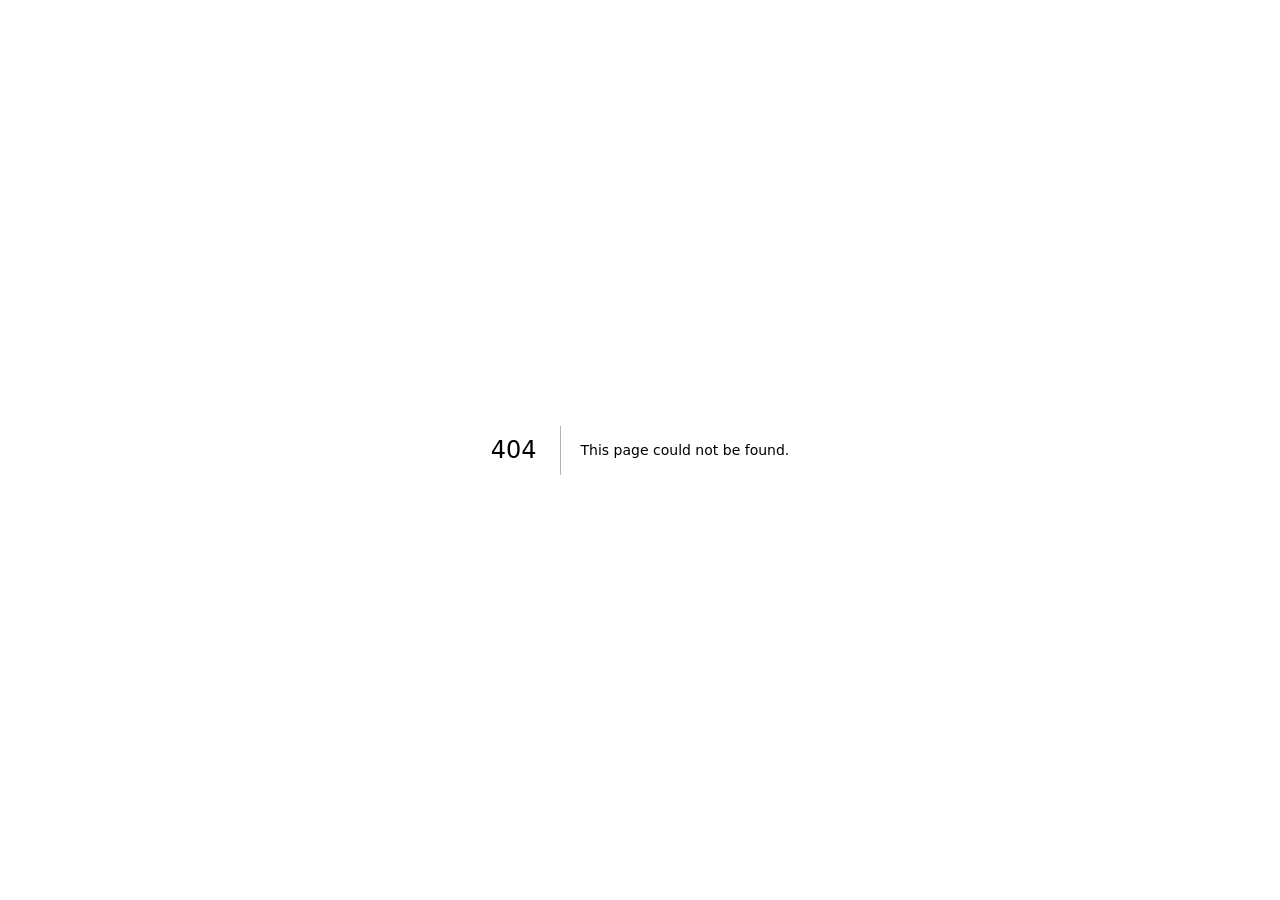
<file: _not-found.html>
<!DOCTYPE html><html lang="es"><head><meta charSet="utf-8"/><meta name="viewport" content="width=device-width, initial-scale=1"/><link rel="stylesheet" href="/_next/static/chunks/0moax8nz8uycx.css" data-precedence="next"/><link rel="preload" as="script" fetchPriority="low" href="/_next/static/chunks/0ht900cau6_ur.js"/><script src="/_next/static/chunks/0r8nt2o8muejo.js" async=""></script><script src="/_next/static/chunks/07lhk_q6pmm3r.js" async=""></script><script src="/_next/static/chunks/turbopack-05c8c~j12fn14.js" async=""></script><script src="/_next/static/chunks/0kx3u3u77v4~r.js" async=""></script><meta name="robots" content="noindex"/><title>404: This page could not be found.</title><title>AECODE Startup Intelligence Report</title><meta name="description" content="Reporte maestro AECODE con branding, AECODITO, metricas, pitch, modelo hibrido, jurado, producto, finanzas y startup readiness."/><script src="/_next/static/chunks/03~yq9q893hmn.js" noModule=""></script></head><body><div hidden=""><!--$--><!--/$--></div><div style="font-family:system-ui,&quot;Segoe UI&quot;,Roboto,Helvetica,Arial,sans-serif,&quot;Apple Color Emoji&quot;,&quot;Segoe UI Emoji&quot;;height:100vh;text-align:center;display:flex;flex-direction:column;align-items:center;justify-content:center"><div><style>body{color:#000;background:#fff;margin:0}.next-error-h1{border-right:1px solid rgba(0,0,0,.3)}@media (prefers-color-scheme:dark){body{color:#fff;background:#000}.next-error-h1{border-right:1px solid rgba(255,255,255,.3)}}</style><h1 class="next-error-h1" style="display:inline-block;margin:0 20px 0 0;padding:0 23px 0 0;font-size:24px;font-weight:500;vertical-align:top;line-height:49px">404</h1><div style="display:inline-block"><h2 style="font-size:14px;font-weight:400;line-height:49px;margin:0">This page could not be found.</h2></div></div></div><!--$--><!--/$--><script src="/_next/static/chunks/0ht900cau6_ur.js" id="_R_" async=""></script><script>(self.__next_f=self.__next_f||[]).push([0])</script><script>self.__next_f.push([1,"1:\"$Sreact.fragment\"\n2:I[39756,[\"/_next/static/chunks/0kx3u3u77v4~r.js\"],\"default\"]\n3:I[37457,[\"/_next/static/chunks/0kx3u3u77v4~r.js\"],\"default\"]\n4:I[97367,[\"/_next/static/chunks/0kx3u3u77v4~r.js\"],\"OutletBoundary\"]\n5:\"$Sreact.suspense\"\n8:I[97367,[\"/_next/static/chunks/0kx3u3u77v4~r.js\"],\"ViewportBoundary\"]\na:I[97367,[\"/_next/static/chunks/0kx3u3u77v4~r.js\"],\"MetadataBoundary\"]\nc:I[68027,[\"/_next/static/chunks/0kx3u3u77v4~r.js\"],\"default\",1]\n:HL[\"/_next/static/chunks/0moax8nz8uycx.css\",\"style\"]\n"])</script><script>self.__next_f.push([1,"0:{\"P\":null,\"c\":[\"\",\"_not-found\"],\"q\":\"\",\"i\":false,\"f\":[[[\"\",{\"children\":[\"/_not-found\",{\"children\":[\"__PAGE__\",{}]}]},\"$undefined\",\"$undefined\",16],[[\"$\",\"$1\",\"c\",{\"children\":[[[\"$\",\"link\",\"0\",{\"rel\":\"stylesheet\",\"href\":\"/_next/static/chunks/0moax8nz8uycx.css\",\"precedence\":\"next\",\"crossOrigin\":\"$undefined\",\"nonce\":\"$undefined\"}],[\"$\",\"script\",\"script-0\",{\"src\":\"/_next/static/chunks/0kx3u3u77v4~r.js\",\"async\":true,\"nonce\":\"$undefined\"}]],[\"$\",\"html\",null,{\"lang\":\"es\",\"children\":[\"$\",\"body\",null,{\"children\":[\"$\",\"$L2\",null,{\"parallelRouterKey\":\"children\",\"error\":\"$undefined\",\"errorStyles\":\"$undefined\",\"errorScripts\":\"$undefined\",\"template\":[\"$\",\"$L3\",null,{}],\"templateStyles\":\"$undefined\",\"templateScripts\":\"$undefined\",\"notFound\":[[[\"$\",\"title\",null,{\"children\":\"404: This page could not be found.\"}],[\"$\",\"div\",null,{\"style\":{\"fontFamily\":\"system-ui,\\\"Segoe UI\\\",Roboto,Helvetica,Arial,sans-serif,\\\"Apple Color Emoji\\\",\\\"Segoe UI Emoji\\\"\",\"height\":\"100vh\",\"textAlign\":\"center\",\"display\":\"flex\",\"flexDirection\":\"column\",\"alignItems\":\"center\",\"justifyContent\":\"center\"},\"children\":[\"$\",\"div\",null,{\"children\":[[\"$\",\"style\",null,{\"dangerouslySetInnerHTML\":{\"__html\":\"body{color:#000;background:#fff;margin:0}.next-error-h1{border-right:1px solid rgba(0,0,0,.3)}@media (prefers-color-scheme:dark){body{color:#fff;background:#000}.next-error-h1{border-right:1px solid rgba(255,255,255,.3)}}\"}}],[\"$\",\"h1\",null,{\"className\":\"next-error-h1\",\"style\":{\"display\":\"inline-block\",\"margin\":\"0 20px 0 0\",\"padding\":\"0 23px 0 0\",\"fontSize\":24,\"fontWeight\":500,\"verticalAlign\":\"top\",\"lineHeight\":\"49px\"},\"children\":404}],[\"$\",\"div\",null,{\"style\":{\"display\":\"inline-block\"},\"children\":[\"$\",\"h2\",null,{\"style\":{\"fontSize\":14,\"fontWeight\":400,\"lineHeight\":\"49px\",\"margin\":0},\"children\":\"This page could not be found.\"}]}]]}]}]],[]],\"forbidden\":\"$undefined\",\"unauthorized\":\"$undefined\"}]}]}]]}],{\"children\":[[\"$\",\"$1\",\"c\",{\"children\":[null,[\"$\",\"$L2\",null,{\"parallelRouterKey\":\"children\",\"error\":\"$undefined\",\"errorStyles\":\"$undefined\",\"errorScripts\":\"$undefined\",\"template\":[\"$\",\"$L3\",null,{}],\"templateStyles\":\"$undefined\",\"templateScripts\":\"$undefined\",\"notFound\":\"$undefined\",\"forbidden\":\"$undefined\",\"unauthorized\":\"$undefined\"}]]}],{\"children\":[[\"$\",\"$1\",\"c\",{\"children\":[[[\"$\",\"title\",null,{\"children\":\"404: This page could not be found.\"}],[\"$\",\"div\",null,{\"style\":\"$0:f:0:1:0:props:children:1:props:children:props:children:props:notFound:0:1:props:style\",\"children\":[\"$\",\"div\",null,{\"children\":[[\"$\",\"style\",null,{\"dangerouslySetInnerHTML\":{\"__html\":\"body{color:#000;background:#fff;margin:0}.next-error-h1{border-right:1px solid rgba(0,0,0,.3)}@media (prefers-color-scheme:dark){body{color:#fff;background:#000}.next-error-h1{border-right:1px solid rgba(255,255,255,.3)}}\"}}],[\"$\",\"h1\",null,{\"className\":\"next-error-h1\",\"style\":\"$0:f:0:1:0:props:children:1:props:children:props:children:props:notFound:0:1:props:children:props:children:1:props:style\",\"children\":404}],[\"$\",\"div\",null,{\"style\":\"$0:f:0:1:0:props:children:1:props:children:props:children:props:notFound:0:1:props:children:props:children:2:props:style\",\"children\":[\"$\",\"h2\",null,{\"style\":\"$0:f:0:1:0:props:children:1:props:children:props:children:props:notFound:0:1:props:children:props:children:2:props:children:props:style\",\"children\":\"This page could not be found.\"}]}]]}]}]],null,[\"$\",\"$L4\",null,{\"children\":[\"$\",\"$5\",null,{\"name\":\"Next.MetadataOutlet\",\"children\":\"$@6\"}]}]]}],{},null,false,null]},null,false,\"$@7\"]},null,false,null],[\"$\",\"$1\",\"h\",{\"children\":[[\"$\",\"meta\",null,{\"name\":\"robots\",\"content\":\"noindex\"}],[\"$\",\"$L8\",null,{\"children\":\"$L9\"}],[\"$\",\"div\",null,{\"hidden\":true,\"children\":[\"$\",\"$La\",null,{\"children\":[\"$\",\"$5\",null,{\"name\":\"Next.Metadata\",\"children\":\"$Lb\"}]}]}],null]}],false]],\"m\":\"$undefined\",\"G\":[\"$c\",[[\"$\",\"link\",\"0\",{\"rel\":\"stylesheet\",\"href\":\"/_next/static/chunks/0moax8nz8uycx.css\",\"precedence\":\"next\",\"crossOrigin\":\"$undefined\",\"nonce\":\"$undefined\"}]]],\"S\":true,\"h\":null,\"s\":\"$undefined\",\"l\":\"$undefined\",\"p\":\"$undefined\",\"d\":\"$undefined\",\"b\":\"1lz_PvkpDj3AK-i3DKtaQ\"}\n"])</script><script>self.__next_f.push([1,"d:[]\n7:\"$Wd\"\n"])</script><script>self.__next_f.push([1,"9:[[\"$\",\"meta\",\"0\",{\"charSet\":\"utf-8\"}],[\"$\",\"meta\",\"1\",{\"name\":\"viewport\",\"content\":\"width=device-width, initial-scale=1\"}]]\n"])</script><script>self.__next_f.push([1,"6:null\nb:[[\"$\",\"title\",\"0\",{\"children\":\"AECODE Startup Intelligence Report\"}],[\"$\",\"meta\",\"1\",{\"name\":\"description\",\"content\":\"Reporte maestro AECODE con branding, AECODITO, metricas, pitch, modelo hibrido, jurado, producto, finanzas y startup readiness.\"}]]\n"])</script></body></html>
</file>
<file: _next/static/chunks/0moax8nz8uycx.css>
*,:before,:after,::backdrop{--tw-border-spacing-x:0;--tw-border-spacing-y:0;--tw-translate-x:0;--tw-translate-y:0;--tw-rotate:0;--tw-skew-x:0;--tw-skew-y:0;--tw-scale-x:1;--tw-scale-y:1;--tw-pan-x: ;--tw-pan-y: ;--tw-pinch-zoom: ;--tw-scroll-snap-strictness:proximity;--tw-gradient-from-position: ;--tw-gradient-via-position: ;--tw-gradient-to-position: ;--tw-ordinal: ;--tw-slashed-zero: ;--tw-numeric-figure: ;--tw-numeric-spacing: ;--tw-numeric-fraction: ;--tw-ring-inset: ;--tw-ring-offset-width:0px;--tw-ring-offset-color:#fff;--tw-ring-color:#3b82f680;--tw-ring-offset-shadow:0 0 #0000;--tw-ring-shadow:0 0 #0000;--tw-shadow:0 0 #0000;--tw-shadow-colored:0 0 #0000;--tw-blur: ;--tw-brightness: ;--tw-contrast: ;--tw-grayscale: ;--tw-hue-rotate: ;--tw-invert: ;--tw-saturate: ;--tw-sepia: ;--tw-drop-shadow: ;--tw-backdrop-blur: ;--tw-backdrop-brightness: ;--tw-backdrop-contrast: ;--tw-backdrop-grayscale: ;--tw-backdrop-hue-rotate: ;--tw-backdrop-invert: ;--tw-backdrop-opacity: ;--tw-backdrop-saturate: ;--tw-backdrop-sepia: ;--tw-contain-size: ;--tw-contain-layout: ;--tw-contain-paint: ;--tw-contain-style: }*,:before,:after{box-sizing:border-box;border:0 solid #e5e7eb}:before,:after{--tw-content:""}html,:host{-webkit-text-size-adjust:100%;tab-size:4;font-feature-settings:normal;font-variation-settings:normal;-webkit-tap-highlight-color:transparent;font-family:Inter,Plus Jakarta Sans,system-ui,sans-serif;line-height:1.5}body{line-height:inherit;margin:0}hr{height:0;color:inherit;border-top-width:1px}abbr:where([title]){-webkit-text-decoration:underline dotted;text-decoration:underline dotted}h1,h2,h3,h4,h5,h6{font-size:inherit;font-weight:inherit}a{color:inherit;-webkit-text-decoration:inherit;text-decoration:inherit}b,strong{font-weight:bolder}code,kbd,samp,pre{font-feature-settings:normal;font-variation-settings:normal;font-family:ui-monospace,SFMono-Regular,Menlo,Monaco,Consolas,Liberation Mono,Courier New,monospace;font-size:1em}small{font-size:80%}sub,sup{vertical-align:baseline;font-size:75%;line-height:0;position:relative}sub{bottom:-.25em}sup{top:-.5em}table{text-indent:0;border-color:inherit;border-collapse:collapse}button,input,optgroup,select,textarea{font-feature-settings:inherit;font-variation-settings:inherit;font-family:inherit;font-size:100%;font-weight:inherit;line-height:inherit;letter-spacing:inherit;color:inherit;margin:0;padding:0}button,select{text-transform:none}button,input:where([type=button]),input:where([type=reset]),input:where([type=submit]){-webkit-appearance:button;background-color:#0000;background-image:none}:-moz-focusring{outline:auto}:-moz-ui-invalid{box-shadow:none}progress{vertical-align:baseline}::-webkit-inner-spin-button{height:auto}::-webkit-outer-spin-button{height:auto}[type=search]{-webkit-appearance:textfield;outline-offset:-2px}::-webkit-search-decoration{-webkit-appearance:none}::-webkit-file-upload-button{-webkit-appearance:button;font:inherit}summary{display:list-item}blockquote,dl,dd,h1,h2,h3,h4,h5,h6,hr,figure,p,pre{margin:0}fieldset{margin:0;padding:0}legend{padding:0}ol,ul,menu{margin:0;padding:0;list-style:none}dialog{padding:0}textarea{resize:vertical}input::-moz-placeholder{opacity:1;color:#9ca3af}textarea::-moz-placeholder{opacity:1;color:#9ca3af}input::placeholder,textarea::placeholder{opacity:1;color:#9ca3af}button,[role=button]{cursor:pointer}:disabled{cursor:default}img,svg,video,canvas,audio,iframe,embed,object{vertical-align:middle;display:block}img,video{max-width:100%;height:auto}[hidden]:where(:not([hidden=until-found])){display:none}.pointer-events-none{pointer-events:none}.visible{visibility:visible}.fixed{position:fixed}.absolute{position:absolute}.relative{position:relative}.inset-2{inset:.5rem}.inset-3{inset:.75rem}.inset-x-0{left:0;right:0}.-bottom-24{bottom:-6rem}.-left-1{left:-.25rem}.-right-12{right:-3rem}.-right-16{right:-4rem}.-right-20{right:-5rem}.-right-4{right:-1rem}.-top-1{top:-.25rem}.-top-12{top:-3rem}.-top-16{top:-4rem}.-top-20{top:-5rem}.-top-24{top:-6rem}.-top-8{top:-2rem}.bottom-16{bottom:4rem}.bottom-5{bottom:1.25rem}.left-1\/2{left:50%}.left-12{left:3rem}.left-20{left:5rem}.left-4{left:1rem}.right-16{right:4rem}.right-5{right:1.25rem}.right-6{right:1.5rem}.top-0{top:0}.top-1\/2{top:50%}.top-4{top:1rem}.top-6{top:1.5rem}.z-40{z-index:40}.z-50{z-index:50}.col-span-1{grid-column:span 1/span 1}.col-span-2{grid-column:span 2/span 2}.mx-auto{margin-left:auto;margin-right:auto}.mb-1{margin-bottom:.25rem}.mb-2{margin-bottom:.5rem}.mb-3{margin-bottom:.75rem}.mb-4{margin-bottom:1rem}.mb-5{margin-bottom:1.25rem}.ml-8{margin-left:2rem}.mt-0\.5{margin-top:.125rem}.mt-1{margin-top:.25rem}.mt-2{margin-top:.5rem}.mt-3{margin-top:.75rem}.mt-4{margin-top:1rem}.mt-5{margin-top:1.25rem}.mt-6{margin-top:1.5rem}.line-clamp-3{-webkit-line-clamp:3;-webkit-box-orient:vertical;display:-webkit-box;overflow:hidden}.block{display:block}.inline-block{display:inline-block}.flex{display:flex}.inline-flex{display:inline-flex}.table{display:table}.grid{display:grid}.hidden{display:none}.h-1\.5{height:.375rem}.h-10{height:2.5rem}.h-11{height:2.75rem}.h-12{height:3rem}.h-14{height:3.5rem}.h-16{height:4rem}.h-2{height:.5rem}.h-20{height:5rem}.h-28{height:7rem}.h-3{height:.75rem}.h-32{height:8rem}.h-36{height:9rem}.h-4{height:1rem}.h-40{height:10rem}.h-5{height:1.25rem}.h-52{height:13rem}.h-7{height:1.75rem}.h-72{height:18rem}.h-8{height:2rem}.h-9{height:2.25rem}.h-auto{height:auto}.max-h-\[390px\]{max-height:390px}.max-h-full{max-height:100%}.min-h-0{min-height:0}.min-h-screen{min-height:100vh}.w-10{width:2.5rem}.w-11{width:2.75rem}.w-12{width:3rem}.w-14{width:3.5rem}.w-16{width:4rem}.w-20{width:5rem}.w-28{width:7rem}.w-32{width:8rem}.w-36{width:9rem}.w-4{width:1rem}.w-40{width:10rem}.w-5{width:1.25rem}.w-52{width:13rem}.w-64{width:16rem}.w-7{width:1.75rem}.w-72{width:18rem}.w-8{width:2rem}.w-9{width:2.25rem}.w-\[min\(92vw\,410px\)\]{width:min(92vw,410px)}.w-auto{width:auto}.w-full{width:100%}.min-w-0{min-width:0}.min-w-fit{min-width:fit-content}.max-w-4xl{max-width:56rem}.max-w-5xl{max-width:64rem}.max-w-7xl{max-width:80rem}.max-w-\[260px\]{max-width:260px}.flex-1{flex:1}.shrink-0{flex-shrink:0}.-translate-x-1\/2{--tw-translate-x:-50%;transform:translate(var(--tw-translate-x), var(--tw-translate-y)) rotate(var(--tw-rotate)) skewX(var(--tw-skew-x)) skewY(var(--tw-skew-y)) scaleX(var(--tw-scale-x)) scaleY(var(--tw-scale-y))}.-translate-x-4{--tw-translate-x:-1rem;transform:translate(var(--tw-translate-x), var(--tw-translate-y)) rotate(var(--tw-rotate)) skewX(var(--tw-skew-x)) skewY(var(--tw-skew-y)) scaleX(var(--tw-scale-x)) scaleY(var(--tw-scale-y))}.-translate-y-1\/2{--tw-translate-y:-50%;transform:translate(var(--tw-translate-x), var(--tw-translate-y)) rotate(var(--tw-rotate)) skewX(var(--tw-skew-x)) skewY(var(--tw-skew-y)) scaleX(var(--tw-scale-x)) scaleY(var(--tw-scale-y))}.translate-x-0{--tw-translate-x:0px;transform:translate(var(--tw-translate-x), var(--tw-translate-y)) rotate(var(--tw-rotate)) skewX(var(--tw-skew-x)) skewY(var(--tw-skew-y)) scaleX(var(--tw-scale-x)) scaleY(var(--tw-scale-y))}.grid-cols-2{grid-template-columns:repeat(2,minmax(0,1fr))}.grid-cols-3{grid-template-columns:repeat(3,minmax(0,1fr))}.flex-col{flex-direction:column}.flex-wrap{flex-wrap:wrap}.place-items-center{place-items:center}.items-start{align-items:flex-start}.items-end{align-items:flex-end}.items-center{align-items:center}.justify-between{justify-content:space-between}.gap-2{gap:.5rem}.gap-3{gap:.75rem}.gap-4{gap:1rem}.gap-5{gap:1.25rem}.gap-6{gap:1.5rem}.gap-8{gap:2rem}.space-y-2>:not([hidden])~:not([hidden]){--tw-space-y-reverse:0;margin-top:calc(.5rem * calc(1 - var(--tw-space-y-reverse)));margin-bottom:calc(.5rem * var(--tw-space-y-reverse))}.space-y-3>:not([hidden])~:not([hidden]){--tw-space-y-reverse:0;margin-top:calc(.75rem * calc(1 - var(--tw-space-y-reverse)));margin-bottom:calc(.75rem * var(--tw-space-y-reverse))}.space-y-4>:not([hidden])~:not([hidden]){--tw-space-y-reverse:0;margin-top:calc(1rem * calc(1 - var(--tw-space-y-reverse)));margin-bottom:calc(1rem * var(--tw-space-y-reverse))}.space-y-5>:not([hidden])~:not([hidden]){--tw-space-y-reverse:0;margin-top:calc(1.25rem * calc(1 - var(--tw-space-y-reverse)));margin-bottom:calc(1.25rem * var(--tw-space-y-reverse))}.space-y-6>:not([hidden])~:not([hidden]){--tw-space-y-reverse:0;margin-top:calc(1.5rem * calc(1 - var(--tw-space-y-reverse)));margin-bottom:calc(1.5rem * var(--tw-space-y-reverse))}.divide-y>:not([hidden])~:not([hidden]){--tw-divide-y-reverse:0;border-top-width:calc(1px * calc(1 - var(--tw-divide-y-reverse)));border-bottom-width:calc(1px * var(--tw-divide-y-reverse))}.divide-aecode-border\/50>:not([hidden])~:not([hidden]){border-color:#3a406580}.overflow-hidden{overflow:hidden}.overflow-x-auto{overflow-x:auto}.overflow-y-auto{overflow-y:auto}.rounded-full{border-radius:9999px}.rounded-lg{border-radius:.5rem}.rounded-md{border-radius:.375rem}.border{border-width:1px}.border-b{border-bottom-width:1px}.border-t{border-top-width:1px}.border-aecode-amber\/35{border-color:#f8b84e59}.border-aecode-amber\/40{border-color:#f8b84e66}.border-aecode-blue\/35{border-color:#4465ee59}.border-aecode-border{--tw-border-opacity:1;border-color:rgb(58 64 101/var(--tw-border-opacity,1))}.border-aecode-border\/70{border-color:#3a4065b3}.border-aecode-coral\/25{border-color:#ff7a6640}.border-aecode-coral\/40{border-color:#ff7a6666}.border-aecode-cyan\/35{border-color:#69d2ff59}.border-aecode-darkText\/10{border-color:#2a2c3a1a}.border-aecode-green\/20{border-color:#47cf7833}.border-aecode-green\/25{border-color:#47cf7840}.border-aecode-green\/30{border-color:#47cf784d}.border-aecode-green\/35{border-color:#47cf7859}.border-aecode-green\/40{border-color:#47cf7866}.border-aecode-green\/45{border-color:#47cf7873}.border-aecode-green\/50{border-color:#47cf7880}.border-aecode-mint\/20{border-color:#95e3b133}.border-aecode-mint\/30{border-color:#95e3b14d}.border-aecode-violet\/25{border-color:#7c7edf40}.border-aecode-violet\/30{border-color:#7c7edf4d}.border-aecode-violet\/35{border-color:#7c7edf59}.border-aecode-violet\/40{border-color:#7c7edf66}.border-amber-500\/30{border-color:#f59e0b4d}.border-pink-500\/35{border-color:#ec489959}.border-red-500\/40{border-color:#ef444466}.border-teal-500\/35{border-color:#14b8a659}.border-transparent{border-color:#0000}.bg-\[\#0C0F29\]{--tw-bg-opacity:1;background-color:rgb(12 15 41/var(--tw-bg-opacity,1))}.bg-aecode-amber{--tw-bg-opacity:1;background-color:rgb(248 184 78/var(--tw-bg-opacity,1))}.bg-aecode-amber\/10{background-color:#f8b84e1a}.bg-aecode-bg2{--tw-bg-opacity:1;background-color:rgb(13 15 31/var(--tw-bg-opacity,1))}.bg-aecode-bg2\/85{background-color:#0d0f1fd9}.bg-aecode-bg2\/90{background-color:#0d0f1fe6}.bg-aecode-blue{--tw-bg-opacity:1;background-color:rgb(68 101 238/var(--tw-bg-opacity,1))}.bg-aecode-card\/70{background-color:#222341b3}.bg-aecode-card\/75{background-color:#222341bf}.bg-aecode-card\/80{background-color:#222341cc}.bg-aecode-card\/85{background-color:#222341d9}.bg-aecode-card\/90{background-color:#222341e6}.bg-aecode-card\/95{background-color:#222341f2}.bg-aecode-coral\/10{background-color:#ff7a661a}.bg-aecode-cyan{--tw-bg-opacity:1;background-color:rgb(105 210 255/var(--tw-bg-opacity,1))}.bg-aecode-darkText{--tw-bg-opacity:1;background-color:rgb(42 44 58/var(--tw-bg-opacity,1))}.bg-aecode-darkText\/10{background-color:#2a2c3a1a}.bg-aecode-green{--tw-bg-opacity:1;background-color:rgb(71 207 120/var(--tw-bg-opacity,1))}.bg-aecode-green\/10{background-color:#47cf781a}.bg-aecode-green\/15{background-color:#47cf7826}.bg-aecode-light{--tw-bg-opacity:1;background-color:rgb(237 235 249/var(--tw-bg-opacity,1))}.bg-aecode-mint\/5{background-color:#95e3b10d}.bg-aecode-mint\/80{background-color:#95e3b1cc}.bg-aecode-nav{--tw-bg-opacity:1;background-color:rgb(12 15 41/var(--tw-bg-opacity,1))}.bg-aecode-nav\/80{background-color:#0c0f29cc}.bg-aecode-nav\/85{background-color:#0c0f29d9}.bg-aecode-nav\/90{background-color:#0c0f29e6}.bg-aecode-nav\/95{background-color:#0c0f29f2}.bg-aecode-violet{--tw-bg-opacity:1;background-color:rgb(124 126 223/var(--tw-bg-opacity,1))}.bg-aecode-violet\/10{background-color:#7c7edf1a}.bg-aecode-violet\/15{background-color:#7c7edf26}.bg-aecode-violet\/20{background-color:#7c7edf33}.bg-aecode-violet\/25{background-color:#7c7edf40}.bg-amber-500\/20{background-color:#f59e0b33}.bg-amber-500\/5{background-color:#f59e0b0d}.bg-black\/10{background-color:#0000001a}.bg-black\/20{background-color:#0003}.bg-pink-500{--tw-bg-opacity:1;background-color:rgb(236 72 153/var(--tw-bg-opacity,1))}.bg-red-500\/20{background-color:#ef444433}.bg-red-500\/5{background-color:#ef44440d}.bg-teal-500{--tw-bg-opacity:1;background-color:rgb(20 184 166/var(--tw-bg-opacity,1))}.bg-transparent{background-color:#0000}.bg-white\/40{background-color:#fff6}.bg-white\/5{background-color:#ffffff0d}.bg-white\/65{background-color:#ffffffa6}.bg-white\/70{background-color:#ffffffb3}.bg-gradient-to-br{background-image:linear-gradient(to bottom right, var(--tw-gradient-stops))}.bg-gradient-to-r{background-image:linear-gradient(to right, var(--tw-gradient-stops))}.from-aecode-blue{--tw-gradient-from:#4465ee var(--tw-gradient-from-position);--tw-gradient-to:#4465ee00 var(--tw-gradient-to-position);--tw-gradient-stops:var(--tw-gradient-from), var(--tw-gradient-to)}.from-aecode-green\/60{--tw-gradient-from:#47cf7899 var(--tw-gradient-from-position);--tw-gradient-to:#47cf7800 var(--tw-gradient-to-position);--tw-gradient-stops:var(--tw-gradient-from), var(--tw-gradient-to)}.from-aecode-green\/70{--tw-gradient-from:#47cf78b3 var(--tw-gradient-from-position);--tw-gradient-to:#47cf7800 var(--tw-gradient-to-position);--tw-gradient-stops:var(--tw-gradient-from), var(--tw-gradient-to)}.from-aecode-indigo{--tw-gradient-from:#4a3ac1 var(--tw-gradient-from-position);--tw-gradient-to:#4a3ac100 var(--tw-gradient-to-position);--tw-gradient-stops:var(--tw-gradient-from), var(--tw-gradient-to)}.from-aecode-violet{--tw-gradient-from:#7c7edf var(--tw-gradient-from-position);--tw-gradient-to:#7c7edf00 var(--tw-gradient-to-position);--tw-gradient-stops:var(--tw-gradient-from), var(--tw-gradient-to)}.from-aecode-violet\/30{--tw-gradient-from:#7c7edf4d var(--tw-gradient-from-position);--tw-gradient-to:#7c7edf00 var(--tw-gradient-to-position);--tw-gradient-stops:var(--tw-gradient-from), var(--tw-gradient-to)}.from-aecode-violet\/50{--tw-gradient-from:#7c7edf80 var(--tw-gradient-from-position);--tw-gradient-to:#7c7edf00 var(--tw-gradient-to-position);--tw-gradient-stops:var(--tw-gradient-from), var(--tw-gradient-to)}.via-aecode-blue{--tw-gradient-to:#4465ee00 var(--tw-gradient-to-position);--tw-gradient-stops:var(--tw-gradient-from), #4465ee var(--tw-gradient-via-position), var(--tw-gradient-to)}.via-aecode-blue\/15{--tw-gradient-to:#4465ee00 var(--tw-gradient-to-position);--tw-gradient-stops:var(--tw-gradient-from), #4465ee26 var(--tw-gradient-via-position), var(--tw-gradient-to)}.via-aecode-blue\/35{--tw-gradient-to:#4465ee00 var(--tw-gradient-to-position);--tw-gradient-stops:var(--tw-gradient-from), #4465ee59 var(--tw-gradient-via-position), var(--tw-gradient-to)}.via-aecode-cyan\/40{--tw-gradient-to:#69d2ff00 var(--tw-gradient-to-position);--tw-gradient-stops:var(--tw-gradient-from), #69d2ff66 var(--tw-gradient-via-position), var(--tw-gradient-to)}.via-aecode-cyan\/45{--tw-gradient-to:#69d2ff00 var(--tw-gradient-to-position);--tw-gradient-stops:var(--tw-gradient-from), #69d2ff73 var(--tw-gradient-via-position), var(--tw-gradient-to)}.via-aecode-violet{--tw-gradient-to:#7c7edf00 var(--tw-gradient-to-position);--tw-gradient-stops:var(--tw-gradient-from), #7c7edf var(--tw-gradient-via-position), var(--tw-gradient-to)}.to-aecode-green{--tw-gradient-to:#47cf78 var(--tw-gradient-to-position)}.to-aecode-green\/20{--tw-gradient-to:#47cf7833 var(--tw-gradient-to-position)}.to-aecode-green\/30{--tw-gradient-to:#47cf784d var(--tw-gradient-to-position)}.to-aecode-violet\/60{--tw-gradient-to:#7c7edf99 var(--tw-gradient-to-position)}.to-aecode-violet\/70{--tw-gradient-to:#7c7edfb3 var(--tw-gradient-to-position)}.object-contain{-o-object-fit:contain;object-fit:contain}.p-2{padding:.5rem}.p-3{padding:.75rem}.p-4{padding:1rem}.p-5{padding:1.25rem}.p-6{padding:1.5rem}.px-2{padding-left:.5rem;padding-right:.5rem}.px-3{padding-left:.75rem;padding-right:.75rem}.px-4{padding-left:1rem;padding-right:1rem}.py-0\.5{padding-top:.125rem;padding-bottom:.125rem}.py-1{padding-top:.25rem;padding-bottom:.25rem}.py-2{padding-top:.5rem;padding-bottom:.5rem}.py-2\.5{padding-top:.625rem;padding-bottom:.625rem}.py-3{padding-top:.75rem;padding-bottom:.75rem}.pb-2{padding-bottom:.5rem}.pb-24{padding-bottom:6rem}.pb-3{padding-bottom:.75rem}.pr-2{padding-right:.5rem}.pr-4{padding-right:1rem}.pt-24{padding-top:6rem}.text-left{text-align:left}.text-center{text-align:center}.text-right{text-align:right}.font-display{font-family:Space Grotesk,Inter,system-ui,sans-serif}.text-2xl{font-size:1.5rem;line-height:2rem}.text-3xl{font-size:1.875rem;line-height:2.25rem}.text-4xl{font-size:2.25rem;line-height:2.5rem}.text-\[10px\]{font-size:10px}.text-\[11px\]{font-size:11px}.text-base{font-size:1rem;line-height:1.5rem}.text-lg{font-size:1.125rem;line-height:1.75rem}.text-sm{font-size:.875rem;line-height:1.25rem}.text-xl{font-size:1.25rem;line-height:1.75rem}.text-xs{font-size:.75rem;line-height:1rem}.font-bold{font-weight:700}.font-medium{font-weight:500}.font-semibold{font-weight:600}.uppercase{text-transform:uppercase}.leading-5{line-height:1.25rem}.leading-6{line-height:1.5rem}.leading-7{line-height:1.75rem}.leading-tight{line-height:1.25}.tracking-\[0\.16em\]{letter-spacing:.16em}.tracking-\[0\.18em\]{letter-spacing:.18em}.tracking-\[0\.22em\]{letter-spacing:.22em}.tracking-wider{letter-spacing:.05em}.text-aecode-amber{--tw-text-opacity:1;color:rgb(248 184 78/var(--tw-text-opacity,1))}.text-aecode-bg{--tw-text-opacity:1;color:rgb(14 17 33/var(--tw-text-opacity,1))}.text-aecode-blue{--tw-text-opacity:1;color:rgb(68 101 238/var(--tw-text-opacity,1))}.text-aecode-coral{--tw-text-opacity:1;color:rgb(255 122 102/var(--tw-text-opacity,1))}.text-aecode-cyan{--tw-text-opacity:1;color:rgb(105 210 255/var(--tw-text-opacity,1))}.text-aecode-darkText{--tw-text-opacity:1;color:rgb(42 44 58/var(--tw-text-opacity,1))}.text-aecode-darkText\/60{color:#2a2c3a99}.text-aecode-darkText\/65{color:#2a2c3aa6}.text-aecode-darkText\/70{color:#2a2c3ab3}.text-aecode-darkText\/75{color:#2a2c3abf}.text-aecode-green{--tw-text-opacity:1;color:rgb(71 207 120/var(--tw-text-opacity,1))}.text-aecode-indigo{--tw-text-opacity:1;color:rgb(74 58 193/var(--tw-text-opacity,1))}.text-aecode-lavender{--tw-text-opacity:1;color:rgb(197 207 250/var(--tw-text-opacity,1))}.text-aecode-mint{--tw-text-opacity:1;color:rgb(149 227 177/var(--tw-text-opacity,1))}.text-aecode-muted{--tw-text-opacity:1;color:rgb(162 180 203/var(--tw-text-opacity,1))}.text-aecode-muted\/70{color:#a2b4cbb3}.text-aecode-nav\/80{color:#0c0f29cc}.text-aecode-text{--tw-text-opacity:1;color:rgb(238 243 248/var(--tw-text-opacity,1))}.text-aecode-text\/70{color:#eef3f8b3}.text-aecode-violet{--tw-text-opacity:1;color:rgb(124 126 223/var(--tw-text-opacity,1))}.text-amber-400{--tw-text-opacity:1;color:rgb(251 191 36/var(--tw-text-opacity,1))}.text-pink-300{--tw-text-opacity:1;color:rgb(249 168 212/var(--tw-text-opacity,1))}.text-red-400{--tw-text-opacity:1;color:rgb(248 113 113/var(--tw-text-opacity,1))}.text-teal-300{--tw-text-opacity:1;color:rgb(94 234 212/var(--tw-text-opacity,1))}.text-white{--tw-text-opacity:1;color:rgb(255 255 255/var(--tw-text-opacity,1))}.underline-offset-4{text-underline-offset:4px}.opacity-0{opacity:0}.opacity-100{opacity:1}.shadow-\[0_0_22px_rgba\(149\,227\,177\,0\.75\)\]{--tw-shadow:0 0 22px #95e3b1bf;--tw-shadow-colored:0 0 22px var(--tw-shadow-color);box-shadow:var(--tw-ring-offset-shadow,0 0 #0000), var(--tw-ring-shadow,0 0 #0000), var(--tw-shadow)}.shadow-glow{--tw-shadow:0 24px 90px #7c7edf3d;--tw-shadow-colored:0 24px 90px var(--tw-shadow-color);box-shadow:var(--tw-ring-offset-shadow,0 0 #0000), var(--tw-ring-shadow,0 0 #0000), var(--tw-shadow)}.shadow-mint{--tw-shadow:0 18px 60px #47cf782e;--tw-shadow-colored:0 18px 60px var(--tw-shadow-color);box-shadow:var(--tw-ring-offset-shadow,0 0 #0000), var(--tw-ring-shadow,0 0 #0000), var(--tw-shadow)}.outline-none{outline-offset:2px;outline:2px solid #0000}.blur-2xl{--tw-blur:blur(40px);filter:var(--tw-blur) var(--tw-brightness) var(--tw-contrast) var(--tw-grayscale) var(--tw-hue-rotate) var(--tw-invert) var(--tw-saturate) var(--tw-sepia) var(--tw-drop-shadow)}.blur-3xl{--tw-blur:blur(64px);filter:var(--tw-blur) var(--tw-brightness) var(--tw-contrast) var(--tw-grayscale) var(--tw-hue-rotate) var(--tw-invert) var(--tw-saturate) var(--tw-sepia) var(--tw-drop-shadow)}.drop-shadow-2xl{--tw-drop-shadow:drop-shadow(0 25px 25px #00000026);filter:var(--tw-blur) var(--tw-brightness) var(--tw-contrast) var(--tw-grayscale) var(--tw-hue-rotate) var(--tw-invert) var(--tw-saturate) var(--tw-sepia) var(--tw-drop-shadow)}.filter{filter:var(--tw-blur) var(--tw-brightness) var(--tw-contrast) var(--tw-grayscale) var(--tw-hue-rotate) var(--tw-invert) var(--tw-saturate) var(--tw-sepia) var(--tw-drop-shadow)}.backdrop-blur{--tw-backdrop-blur:blur(8px);-webkit-backdrop-filter:var(--tw-backdrop-blur) var(--tw-backdrop-brightness) var(--tw-backdrop-contrast) var(--tw-backdrop-grayscale) var(--tw-backdrop-hue-rotate) var(--tw-backdrop-invert) var(--tw-backdrop-opacity) var(--tw-backdrop-saturate) var(--tw-backdrop-sepia);backdrop-filter:var(--tw-backdrop-blur) var(--tw-backdrop-brightness) var(--tw-backdrop-contrast) var(--tw-backdrop-grayscale) var(--tw-backdrop-hue-rotate) var(--tw-backdrop-invert) var(--tw-backdrop-opacity) var(--tw-backdrop-saturate) var(--tw-backdrop-sepia)}.transition{transition-property:color,background-color,border-color,text-decoration-color,fill,stroke,opacity,box-shadow,transform,filter,-webkit-backdrop-filter,backdrop-filter;transition-duration:.15s;transition-timing-function:cubic-bezier(.4,0,.2,1)}.transition-all{transition-property:all;transition-duration:.15s;transition-timing-function:cubic-bezier(.4,0,.2,1)}.transition-transform{transition-property:transform;transition-duration:.15s;transition-timing-function:cubic-bezier(.4,0,.2,1)}.duration-300{transition-duration:.3s}.duration-500{transition-duration:.5s}:root{--aecode-bg:#0e1121;--aecode-bg-2:#0d0f1f;--aecode-nav:#0c0f29;--aecode-card:#222341;--aecode-border:#3a4065;--aecode-text:#eef3f8;--aecode-muted:#a2b4cb;--aecode-green:#47cf78;--aecode-mint:#95e3b1;--aecode-violet:#7c7edf;--aecode-blue:#4465ee;--aecode-amber:#f8b84e;--aecode-coral:#ff7a66}*{box-sizing:border-box}html{scroll-behavior:smooth}body{min-height:100vh;color:var(--aecode-text);background:radial-gradient(circle at 12% 18%, #7c7edf38, transparent 28rem), radial-gradient(circle at 92% 8%, #47cf7829, transparent 25rem), radial-gradient(circle at 70% 84%, #4465ee24, transparent 30rem), linear-gradient(180deg, #0e1121 0%, #11152d 42%, #0d0f1f 100%), var(--aecode-bg);margin:0;font-family:Inter,Plus Jakarta Sans,system-ui,sans-serif}a{color:inherit;text-decoration:none}button,input,select{font:inherit}::selection{background:#47cf7859}.soft-grid{background-image:linear-gradient(#c5cffa14 1px,#0000 1px),linear-gradient(90deg,#c5cffa14 1px,#0000 1px);background-size:44px 44px}.brand-shell{pointer-events:none;z-index:-1;position:fixed;inset:0;overflow:hidden}.brand-shell:before,.brand-shell:after{content:"";filter:blur(70px);opacity:.55;border-radius:999px;animation:12s ease-in-out infinite alternate aecodeAura;position:absolute}.brand-shell:before{background:#4a3ac16b;width:520px;height:520px;top:16%;left:-160px}.brand-shell:after{background:#47cf7847;width:420px;height:420px;animation-delay:1.4s;bottom:8%;right:-120px}.brand-gradient-text{background:linear-gradient(100deg,#eef3f8 0%,#c5cffa 30%,#95e3b1 58%,#7c7edf 100%);color:#0000;-webkit-background-clip:text;background-clip:text}.brand-glass{-webkit-backdrop-filter:blur(18px);backdrop-filter:blur(18px);background:linear-gradient(135deg,#222341c7,#0d0f1fe0),linear-gradient(135deg,#7c7edf14,#47cf7812);box-shadow:0 24px 80px #00000047}.metric-scroll{scrollbar-width:thin;scrollbar-color:#4a3ac14d transparent}.metric-scroll::-webkit-scrollbar{width:8px;height:8px}.metric-scroll::-webkit-scrollbar-thumb{background:#4a3ac14d;border-radius:8px}.sidebar-scroll-fade{position:relative;overflow:hidden}.sidebar-scroll-fade:before,.sidebar-scroll-fade:after{content:"";z-index:2;pointer-events:none;height:28px;position:absolute;left:0;right:8px}.sidebar-scroll-fade:before{background:linear-gradient(#0c0f29fa,#0c0f2900);top:0}.sidebar-scroll-fade:after{background:linear-gradient(#0c0f2900,#0c0f29fa);bottom:0}.sidebar-nav-scroll{overscroll-behavior:contain;scroll-behavior:smooth;scroll-snap-type:y proximity;scrollbar-gutter:stable;scrollbar-width:thin;scrollbar-color:#95e3b173 #ffffff0a;max-height:100%;scroll-padding-block:14px}.sidebar-nav-scroll::-webkit-scrollbar{width:9px}.sidebar-nav-scroll::-webkit-scrollbar-track{background:#ffffff0a;border-radius:999px}.sidebar-nav-scroll::-webkit-scrollbar-thumb{background:linear-gradient(#95e3b1b8,#7c7edf9e);border:2px solid #0c0f29e6;border-radius:999px}.sidebar-nav-item{scroll-snap-align:start;transition:transform .22s,border-color .22s,background .22s,box-shadow .22s,color .22s;position:relative;transform:translateZ(0)}.sidebar-nav-item:before{content:"";inset-block:9px;background:linear-gradient(180deg, var(--aecode-green), var(--aecode-violet));opacity:0;border-radius:999px;width:3px;transition:opacity .22s,transform .22s;position:absolute;left:-1px;transform:scaleY(.5)}.sidebar-nav-item:hover{transform:translate(3px)}.sidebar-nav-item:hover:before,.sidebar-nav-item:focus-visible:before,.sidebar-nav-item.is-active:before{opacity:1;transform:scaleY(1)}.mobile-tab-scroll{scroll-snap-type:x proximity;scroll-padding-inline:16px}.mobile-tab-scroll>button{scroll-snap-align:start}.reveal{animation:.48s both aecodeReveal}.knowledge-card{transition:transform .26s,border-color .26s,box-shadow .26s,background .26s;position:relative}.knowledge-card:after{content:"";pointer-events:none;opacity:0;background:linear-gradient(135deg,#95e3b114,#0000 38%,#7c7edf14);transition:opacity .26s;position:absolute;inset:0}.knowledge-card:hover{border-color:#95e3b15c;transform:translateY(-4px);box-shadow:0 24px 80px #1aba631f,0 0 0 1px #7c7edf1f}.knowledge-card:hover:after{opacity:1}.ai-orb{animation:4.4s ease-in-out infinite aecodeOrbFloat}.ai-orb:before,.ai-orb:after{content:"";border:1px solid #0e9f5f42;border-radius:999px;animation:2.6s ease-out infinite aecodeOrbPulse;position:absolute;inset:-8px}.ai-orb:after{border-color:#7c7edf38;animation-delay:.68s;inset:-15px}.assistant-orb{animation:5.2s ease-in-out infinite aecodeAssistantFloat}.assistant-orb:before,.assistant-orb:after{content:"";border:1px solid #95e3b147;border-radius:999px;animation:2.9s ease-out infinite aecodeOrbPulse;position:absolute;inset:-12px;box-shadow:0 0 28px #7c7edf33}.assistant-orb:after{border-color:#7c7edf52;animation-delay:.76s;inset:-22px}.assistant-panel{transform-origin:100% 100%;animation:.22s both aecodePanelIn}.flashcard-shell{perspective:1400px}.flashcard-inner{min-height:360px;transform-style:preserve-3d;transition:transform .52s cubic-bezier(.2,.72,.18,1);position:relative}.flashcard-inner.is-flipped{transform:rotateY(180deg)}.flashcard-face{backface-visibility:hidden;flex-direction:column;justify-content:center;display:flex;position:absolute;inset:0;overflow-y:auto}.flashcard-back{transform:rotateY(180deg)}@keyframes aecodeReveal{0%{opacity:0;transform:translateY(10px)}to{opacity:1;transform:translateY(0)}}@keyframes aecodeAura{0%{transform:translate(0,0)scale(.96)}to{transform:translate(42px,-28px)scale(1.08)}}@keyframes aecodeOrbFloat{0%,to{transform:translateY(0)}50%{transform:translateY(-7px)}}@keyframes aecodeAssistantFloat{0%,to{transform:translateY(0)rotate(-1deg)}50%{transform:translateY(-9px)rotate(1deg)}}@keyframes aecodePanelIn{0%{opacity:0;transform:translateY(10px)scale(.98)}to{opacity:1;transform:translateY(0)scale(1)}}@keyframes aecodeOrbPulse{0%{opacity:.55;transform:scale(.88)}to{opacity:0;transform:scale(1.45)}}@media (prefers-reduced-motion:reduce){*{scroll-behavior:auto!important;transition-duration:.01ms!important;animation-duration:.01ms!important;animation-iteration-count:1!important}}.placeholder\:text-aecode-muted::placeholder{--tw-text-opacity:1;color:rgb(162 180 203/var(--tw-text-opacity,1))}.hover\:-translate-y-1:hover{--tw-translate-y:-.25rem;transform:translate(var(--tw-translate-x), var(--tw-translate-y)) rotate(var(--tw-rotate)) skewX(var(--tw-skew-x)) skewY(var(--tw-skew-y)) scaleX(var(--tw-scale-x)) scaleY(var(--tw-scale-y))}.hover\:border-aecode-border:hover{--tw-border-opacity:1;border-color:rgb(58 64 101/var(--tw-border-opacity,1))}.hover\:border-aecode-violet\/45:hover{border-color:#7c7edf73}.hover\:border-aecode-violet\/50:hover{border-color:#7c7edf80}.hover\:bg-aecode-green\/15:hover{background-color:#47cf7826}.hover\:bg-aecode-mint:hover{--tw-bg-opacity:1;background-color:rgb(149 227 177/var(--tw-bg-opacity,1))}.hover\:bg-aecode-violet\/15:hover{background-color:#7c7edf26}.hover\:bg-white\/5:hover{background-color:#ffffff0d}.hover\:text-aecode-text:hover{--tw-text-opacity:1;color:rgb(238 243 248/var(--tw-text-opacity,1))}.hover\:underline:hover{text-decoration-line:underline}.hover\:shadow-glow:hover{--tw-shadow:0 24px 90px #7c7edf3d;--tw-shadow-colored:0 24px 90px var(--tw-shadow-color);box-shadow:var(--tw-ring-offset-shadow,0 0 #0000), var(--tw-ring-shadow,0 0 #0000), var(--tw-shadow)}.group:hover .group-hover\:bg-aecode-green\/15{background-color:#47cf7826}@media (min-width:640px){.sm\:block{display:block}.sm\:grid-cols-2{grid-template-columns:repeat(2,minmax(0,1fr))}.sm\:grid-cols-3{grid-template-columns:repeat(3,minmax(0,1fr))}.sm\:grid-cols-4{grid-template-columns:repeat(4,minmax(0,1fr))}.sm\:flex-row{flex-direction:row}.sm\:items-center{align-items:center}}@media (min-width:768px){.md\:inset-y-0{top:0;bottom:0}.md\:right-auto{right:auto}.md\:ml-0{margin-left:0}.md\:ml-80{margin-left:20rem}.md\:block{display:block}.md\:flex{display:flex}.md\:grid{display:grid}.md\:hidden{display:none}.md\:h-full{height:100%}.md\:min-h-0{min-height:0}.md\:w-80{width:20rem}.md\:-translate-x-full{--tw-translate-x:-100%;transform:translate(var(--tw-translate-x), var(--tw-translate-y)) rotate(var(--tw-rotate)) skewX(var(--tw-skew-x)) skewY(var(--tw-skew-y)) scaleX(var(--tw-scale-x)) scaleY(var(--tw-scale-y))}.md\:translate-x-0{--tw-translate-x:0px;transform:translate(var(--tw-translate-x), var(--tw-translate-y)) rotate(var(--tw-rotate)) skewX(var(--tw-skew-x)) skewY(var(--tw-skew-y)) scaleX(var(--tw-scale-x)) scaleY(var(--tw-scale-y))}.md\:grid-cols-2{grid-template-columns:repeat(2,minmax(0,1fr))}.md\:grid-cols-3{grid-template-columns:repeat(3,minmax(0,1fr))}.md\:grid-cols-6{grid-template-columns:repeat(6,minmax(0,1fr))}.md\:flex-col{flex-direction:column}.md\:items-start{align-items:flex-start}.md\:gap-5{gap:1.25rem}.md\:overflow-hidden{overflow:hidden}.md\:border-b-0{border-bottom-width:0}.md\:border-r{border-right-width:1px}.md\:px-6{padding-left:1.5rem;padding-right:1.5rem}.md\:px-8{padding-left:2rem;padding-right:2rem}.md\:py-6{padding-top:1.5rem;padding-bottom:1.5rem}.md\:pt-8{padding-top:2rem}.md\:text-4xl{font-size:2.25rem;line-height:2.5rem}.md\:text-6xl{font-size:3.75rem;line-height:1}.md\:text-base{font-size:1rem;line-height:1.5rem}}@media (min-width:1024px){.lg\:grid-cols-2{grid-template-columns:repeat(2,minmax(0,1fr))}.lg\:grid-cols-3{grid-template-columns:repeat(3,minmax(0,1fr))}.lg\:grid-cols-4{grid-template-columns:repeat(4,minmax(0,1fr))}.lg\:grid-cols-\[0\.82fr_1\.18fr\]{grid-template-columns:.82fr 1.18fr}.lg\:grid-cols-\[0\.85fr_1\.15fr\]{grid-template-columns:.85fr 1.15fr}.lg\:grid-cols-\[0\.9fr_1\.1fr\]{grid-template-columns:.9fr 1.1fr}.lg\:grid-cols-\[1\.15fr_0\.85fr\]{grid-template-columns:1.15fr .85fr}.lg\:grid-cols-\[1\.28fr_0\.72fr\]{grid-template-columns:1.28fr .72fr}.lg\:grid-cols-\[1fr_0\.8fr_0\.8fr\]{grid-template-columns:1fr .8fr .8fr}.lg\:flex-row{flex-direction:row}.lg\:items-end{align-items:flex-end}.lg\:items-center{align-items:center}.lg\:justify-between{justify-content:space-between}.lg\:p-8{padding:2rem}}@media (min-width:1280px){.xl\:grid-cols-2{grid-template-columns:repeat(2,minmax(0,1fr))}.xl\:grid-cols-3{grid-template-columns:repeat(3,minmax(0,1fr))}.xl\:grid-cols-4{grid-template-columns:repeat(4,minmax(0,1fr))}.xl\:grid-cols-5{grid-template-columns:repeat(5,minmax(0,1fr))}.xl\:grid-cols-\[0\.92fr_1\.08fr\]{grid-template-columns:.92fr 1.08fr}.xl\:grid-cols-\[0\.95fr_1\.05fr\]{grid-template-columns:.95fr 1.05fr}.xl\:grid-cols-\[1\.05fr_0\.95fr\]{grid-template-columns:1.05fr .95fr}.xl\:grid-cols-\[1\.15fr_0\.85fr\]{grid-template-columns:1.15fr .85fr}}
</file>
